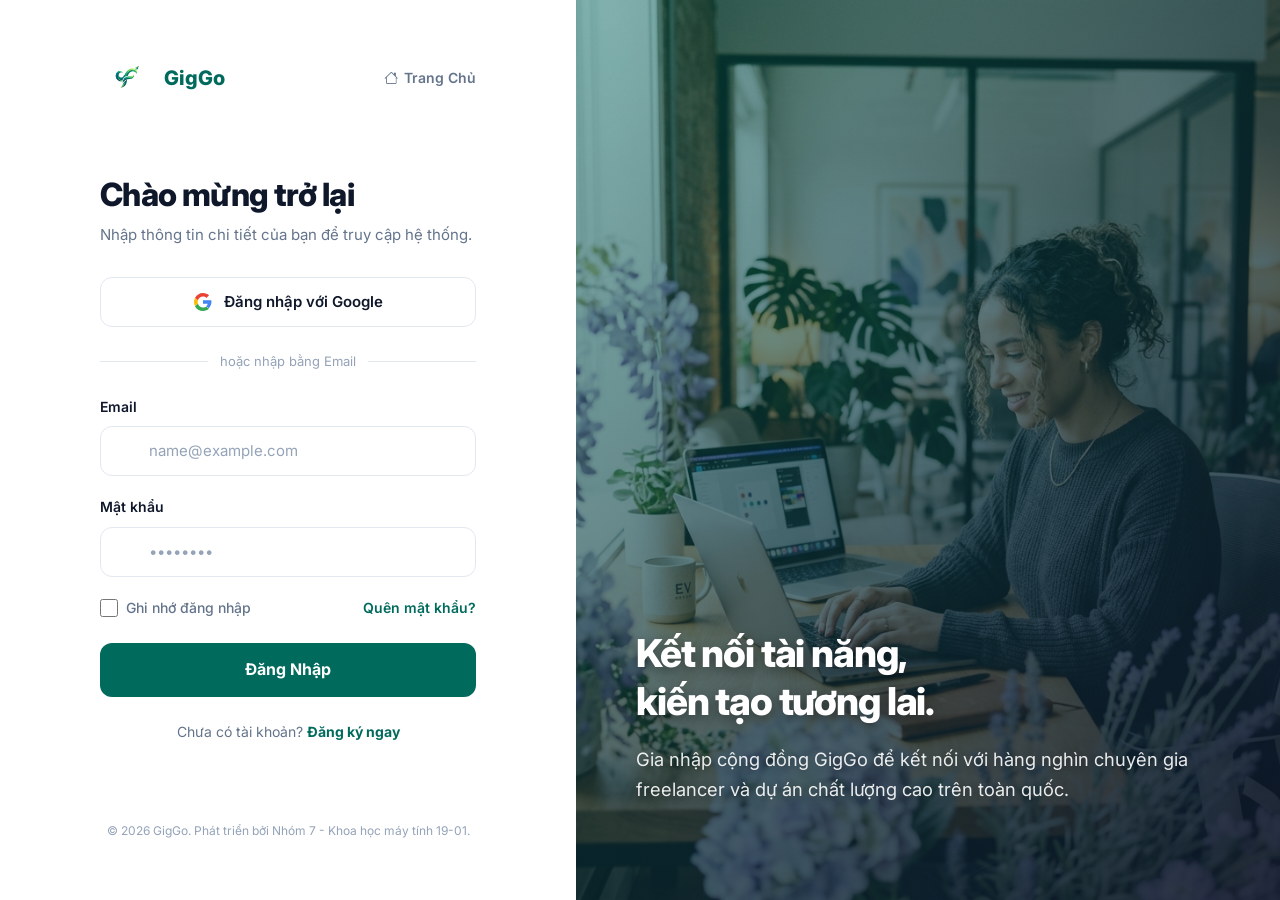
<file: client-profile.html>
<!DOCTYPE html>
<html lang="vi">
<head>
    <meta charset="UTF-8">
    <meta name="viewport" content="width=device-width, initial-scale=1.0">
    <title>Thiết Lập Hồ Sơ Khách Hàng - GigGo</title>
    <link href="https://cdn.jsdelivr.net/npm/bootstrap@5.3.0/dist/css/bootstrap.min.css" rel="stylesheet">
    <link href="https://fonts.googleapis.com/css2?family=Inter:wght@300;400;500;600;700;800&display=swap" rel="stylesheet">
    <link rel="stylesheet" href="https://cdn.jsdelivr.net/npm/bootstrap-icons@1.11.1/font/bootstrap-icons.css">
    <link rel="stylesheet" href="css/style.css">
    <style>
        .preview-cover {
            height: 120px;
            background: linear-gradient(135deg, #0f172a, #006b5d) !important;
            position: relative;
        }
        .preview-avatar-wrapper {
            z-index: 2;
        }
        .preview-avatar-wrapper .preview-avatar {
            margin-top: -45px;
            position: relative;
        }
        .preview-avatar {
            width: 80px;
            height: 80px;
            background-color: var(--brand-primary);
            color: #ffffff;
            font-size: 28px;
            font-weight: 700;
            display: flex;
            align-items: center;
            justify-content: center;
            border: 4px solid #ffffff;
            box-shadow: 0 4px 10px rgba(0,0,0,0.08);
        }
        .stat-card-preview {
            background-color: var(--gray-50);
            border-radius: var(--radius-md);
            padding: 12px 8px;
            text-align: center;
            border: 1px solid var(--gray-200);
            height: 100%;
        }
        .stat-card-preview h5 {
            margin-bottom: 2px;
            color: var(--gray-900);
            font-weight: 700;
        }
        .stat-card-preview span {
            font-size: 11px;
            color: var(--gray-600);
        }
    </style>
</head>
<body class="bg-light text-dark d-flex flex-column min-vh-100">
    <!-- Navbar Component -->
    <nav class="navbar navbar-expand-lg navbar-light bg-white shadow-sm sticky-top">
        <div class="container">
            <a class="navbar-brand fw-bold d-flex align-items-center gap-2" href="index.html">
                <img src="img/logo-giggo.png" alt="GigGo Logo" height="45">
                <span class="text-primary">GigGo</span>
            </a>
            <button class="navbar-toggler" type="button" data-bs-toggle="collapse" data-bs-target="#navbarNav">
                <span class="navbar-toggler-icon"></span>
            </button>
            <div class="collapse navbar-collapse" id="navbarNav">
                <ul class="navbar-nav ms-auto">
                    <!-- Auth items dynamically injected -->
                </ul>
            </div>
        </div>
    </nav>

    <main class="container py-5">
        <!-- PAGE HEADER -->
        <div class="d-flex justify-content-between align-items-center flex-wrap gap-3 mb-5 border-bottom pb-4">
            <div>
                <h1 class="h2 fw-bold text-dark mb-1">Thiết lập hồ sơ</h1>
                <p class="text-secondary mb-0">Cập nhật thông tin doanh nghiệp và cá nhân hiển thị trên hệ thống</p>
            </div>
            <div class="d-flex gap-2">
                <a href="client-dashboard.html" class="btn btn-outline-secondary px-3 py-2 fw-medium rounded-3">
                    <i class="bi bi-grid-1x2 me-2"></i> Dashboard
                </a>
            </div>
        </div>

        <div class="row g-4 overflow-visible">
            <!-- LEFT COLUMN — Form Card -->
            <div class="col-lg-7">
                <div class="card border-0 shadow-sm rounded-4 overflow-hidden">
                    <div class="preview-cover">
                        <div class="position-absolute bottom-0 start-0 w-100 h-100" style="background-color: rgba(0, 0, 0, 0.05) !important;"></div>
                    </div>
                    
                    <div class="px-4 pb-4 border-bottom position-relative">
                        <div class="d-flex align-items-end gap-3 preview-avatar-wrapper">
                            <div class="rounded-circle preview-avatar" id="formAvatarCircle">KH</div>
                            <div class="mb-1 flex-grow-1">
                                <h5 class="fw-bold text-dark mb-0" id="formDisplayName">Khách Hàng</h5>
                                <p class="text-secondary small mb-0" id="formEmailDisplay">client@example.com</p>
                                <span class="badge bg-light text-primary border mt-1 px-2.5 py-1 fw-semibold" style="font-size: 11px;">
                                    <i class="bi bi-shield-check me-1"></i>Khách hàng tuyển dụng
                                </span>
                            </div>
                        </div>
                    </div>

                    <div class="card-body p-4">
                        <div id="profileAlert" class="alert alert-danger d-none" role="alert"></div>
                        <form id="clientProfileForm" novalidate>
                            <!-- Group 1: Thông tin liên hệ -->
                            <div class="mb-4">
                                <h6 class="fw-bold text-dark mb-3"><i class="bi bi-person-badge me-2 text-primary"></i> Thông tin liên hệ</h6>
                                <div class="row g-3">
                                    <div class="col-md-6">
                                        <label class="form-label fw-semibold text-secondary">Họ và tên</label>
                                        <input type="text" class="form-control" id="p_name" required placeholder="VD: Nguyễn Văn A">
                                        <div class="invalid-feedback" id="p_name_error">Họ và tên không được để trống.</div>
                                    </div>
                                    <div class="col-md-6">
                                        <label class="form-label fw-semibold text-secondary">Email tài khoản</label>
                                        <input type="email" class="form-control bg-light" id="p_email" disabled>
                                        <div class="form-text text-muted small">Không thể thay đổi email đăng nhập.</div>
                                    </div>
                                    <div class="col-md-6">
                                        <label class="form-label fw-semibold text-secondary">Số điện thoại</label>
                                        <input type="tel" class="form-control" id="p_phone" placeholder="VD: 0987654321">
                                        <div class="invalid-feedback" id="p_phone_error">Số điện thoại không hợp lệ (phải từ 10 đến 11 chữ số).</div>
                                    </div>
                                    <div class="col-md-6">
                                        <label class="form-label fw-semibold text-secondary">Địa chỉ / Thành phố</label>
                                        <input type="text" class="form-control" id="p_location" placeholder="VD: Hà Nội, Việt Nam">
                                    </div>
                                </div>
                            </div>

                            <!-- Group 2: Doanh nghiệp & Tổ chức -->
                            <div class="mb-4 pt-3 border-top">
                                <h6 class="fw-bold text-dark mb-3"><i class="bi bi-building me-2 text-primary"></i> Doanh nghiệp & Tổ chức</h6>
                                <div class="row g-3">
                                    <div class="col-12">
                                        <label class="form-label fw-semibold text-secondary">Tên công ty / Doanh nghiệp</label>
                                        <input type="text" class="form-control" id="p_company" placeholder="VD: Công ty TNHH GigGo Việt Nam">
                                    </div>
                                    <div class="col-12">
                                        <label class="form-label fw-semibold text-secondary">Giới thiệu ngắn (Bio)</label>
                                        <textarea class="form-control" id="p_bio" rows="4" placeholder="Nhập một vài dòng giới thiệu về bản thân hoặc doanh nghiệp của bạn..."></textarea>
                                    </div>
                                </div>
                            </div>

                            <!-- Form Actions -->
                            <div class="d-flex justify-content-between align-items-center pt-3 border-top">
                                <span class="text-muted small"><i class="bi bi-info-circle me-1"></i> Chưa lưu thay đổi</span>
                                <button type="submit" class="btn btn-primary fw-bold px-4 py-2" id="btnSaveProfile">
                                    <i class="bi bi-save me-2"></i> Lưu thay đổi
                                </button>
                            </div>
                        </form>
                    </div>
                </div>
            </div>

            <!-- RIGHT COLUMN — Live Preview Card -->
            <div class="col-lg-5">
                <div class="card border-0 shadow-sm rounded-4 position-sticky" style="top: 90px; overflow: hidden;">
                    <!-- Preview Header Strip -->
                    <div class="card-header rounded-top-4 p-4 border-0 position-relative d-flex justify-content-between align-items-center preview-card-header">
                        <div>
                            <h5 class="fw-bold mb-0"><i class="bi bi-eye me-2"></i> Xem trước hồ sơ</h5>
                        </div>
                        <div>
                            <span class="badge bg-success bg-opacity-10 text-success border border-success border-opacity-25 px-2.5 py-1 d-inline-flex align-items-center">
                                <span class="position-relative d-inline-flex me-1.5" style="width: 6px; height: 6px;">
                                    <span class="position-absolute w-100 h-100 rounded-circle bg-success opacity-75" style="animation: ping 1s cubic-bezier(0, 0, 0.2, 1) infinite;"></span>
                                    <span class="relative rounded-circle bg-success" style="width: 6px; height: 6px;"></span>
                                </span>
                                Đang hoạt động
                            </span>
                        </div>
                    </div>
                    
                    <div class="card-body p-4">
                        <!-- Profile Header Preview -->
                        <div class="d-flex align-items-center gap-3 mb-4 pb-4 border-bottom">
                            <div class="rounded-circle preview-avatar" id="previewAvatar">KH</div>
                            <div>
                                <h4 class="fw-bold text-dark mb-1" id="previewName">Khách Hàng</h4>
                                <span class="badge bg-light text-secondary border px-2 py-1 small">
                                    <i class="bi bi-briefcase me-1 text-primary"></i> Khách hàng tuyển dụng
                                </span>
                            </div>
                        </div>

                        <!-- Statistics Grid -->
                        <div class="row g-2 mb-4">
                            <div class="col-6 col-sm-3">
                                <div class="stat-card-preview">
                                    <h5 id="previewPostedCount">0</h5>
                                    <span>Đã đăng</span>
                                </div>
                            </div>
                            <div class="col-6 col-sm-3">
                                <div class="stat-card-preview">
                                    <h5 id="previewActiveCount">0</h5>
                                    <span>Đang chạy</span>
                                </div>
                            </div>
                            <div class="col-6 col-sm-3">
                                <div class="stat-card-preview">
                                    <h5 id="previewCompletedCount">0</h5>
                                    <span>Hoàn thành</span>
                                </div>
                            </div>
                            <div class="col-6 col-sm-3">
                                <div class="stat-card-preview">
                                    <h5 id="previewTotalSpent">—</h5>
                                    <span>Chi tiêu</span>
                                </div>
                            </div>
                        </div>

                        <!-- Business Info Details -->
                        <div class="mb-4 bg-light p-3 rounded-3 border">
                            <h6 class="fw-bold text-dark mb-3"><i class="bi bi-info-circle-fill me-2 text-primary"></i> Thông tin chung</h6>
                            
                            <div class="d-flex align-items-start gap-3 mb-2.5">
                                <i class="bi bi-building text-secondary fs-5 mt-0.5"></i>
                                <div>
                                    <small class="text-secondary d-block" style="font-size: 11px;">Công ty / Tổ chức</small>
                                    <div class="fw-semibold text-dark small" id="previewCompanyName">Chưa cập nhật</div>
                                </div>
                            </div>

                            <div class="d-flex align-items-start gap-3 mb-2.5">
                                <i class="bi bi-geo-alt text-secondary fs-5 mt-0.5"></i>
                                <div>
                                    <small class="text-secondary d-block" style="font-size: 11px;">Địa điểm</small>
                                    <div class="fw-semibold text-dark small" id="previewLocation">Chưa cập nhật</div>
                                </div>
                            </div>

                            <div class="d-flex align-items-start gap-3">
                                <i class="bi bi-telephone text-secondary fs-5 mt-0.5"></i>
                                <div>
                                    <small class="text-secondary d-block" style="font-size: 11px;">Số điện thoại</small>
                                    <div class="fw-semibold text-dark small" id="previewPhone">Chưa cập nhật</div>
                                </div>
                            </div>
                        </div>

                        <!-- Bio Preview -->
                        <div>
                            <h6 class="fw-bold text-dark mb-2"><i class="bi bi-card-text me-2 text-primary"></i> Giới thiệu ngắn</h6>
                            <p class="text-secondary small mb-0 lh-base" id="previewBio" style="white-space: pre-line;">Chưa có giới thiệu.</p>
                        </div>
                    </div>
                </div>
            </div>
        </div>
    </main>

    <!-- Toast Notification Component -->
    <div class="toast-container position-fixed bottom-0 end-0 p-3" style="z-index: 9999;">
        <div id="successToast" class="toast custom-toast align-items-center text-white bg-success border-0" role="alert" aria-live="assertive" aria-atomic="true">
            <div class="d-flex">
                <div class="toast-body fw-medium">
                    <i class="bi bi-check-circle-fill me-2"></i> Lưu hồ sơ thành công!
                </div>
                <button type="button" class="btn-close btn-close-white me-2 m-auto" data-bs-dismiss="toast" aria-label="Close"></button>
            </div>
        </div>
    </div>

    <!-- Premium Footer Component -->
    <footer class="premium-footer mt-auto">
      <!-- Floating CTA Card -->
      <div class="premium-footer-cta">
        <div class="premium-footer-cta-card">
          <div class="row align-items-center">
            <div class="col-lg-7 text-start text-lg-start mb-3 mb-lg-0">
              <h4>Sẵn sàng đột phá cùng GigGo?</h4>
              <p>Kết nối ngay với hàng ngàn chuyên gia thiết kế, lập trình, marketing uy tín hoặc tìm kiếm cơ hội dự án lớn.</p>
            </div>
            <div class="col-lg-5 text-start text-lg-end">
              <a href="index.html" class="btn btn-cta-primary me-2"><i class="fa-solid fa-bolt me-2"></i>Đăng dự án</a>
              <a href="index.html#servicesContainer" class="btn btn-cta-outline"><i class="fa-solid fa-briefcase me-2"></i>Tìm dự án</a>
            </div>
          </div>
        </div>
      </div>

      <div class="container">
        <div class="row">
          <!-- Cột 1: Brand Info -->
          <div class="col-md-3 mb-4 mb-md-0">
            <div class="premium-footer-brand-logo">
              <div class="logo-icon">
                <i class="fa-solid fa-bolt"></i>
              </div>
              <div class="logo-text">gig<span>Go</span></div>
            </div>
            <p class="premium-footer-brand-desc">
              Nền tảng kết nối Freelancer và Khách hàng nhanh chóng, an toàn và hiệu quả hàng đầu Việt Nam.
            </p>
            <div class="premium-footer-socials">
              <a href="javascript:void(0)" class="premium-footer-social-btn"><i class="fab fa-facebook-f"></i></a>
              <a href="javascript:void(0)" class="premium-footer-social-btn"><i class="fab fa-linkedin-in"></i></a>
              <a href="javascript:void(0)" class="premium-footer-social-btn"><i class="fab fa-youtube"></i></a>
            </div>
          </div>

          <!-- Cột 2: Khám phá -->
          <div class="col-md-3 mb-4 mb-md-0">
            <h5>Khám phá</h5>
            <ul class="premium-footer-links">
              <li><a href="index.html" class="premium-footer-link">Trang chủ</a></li>
              <li><a href="index.html#servicesContainer" class="premium-footer-link">Tìm Dự Án</a></li>
              <li><a href="index.html#category" class="premium-footer-link">Dịch Vụ</a></li>
              <li><a href="news.html" class="premium-footer-link">Tin tức công nghệ</a></li>
              <li><a href="rankings.html" class="premium-footer-link">Bảng xếp hạng</a></li>
            </ul>
          </div>

          <!-- Cột 3: Liên hệ & Hỗ trợ -->
          <div class="col-md-3 mb-4 mb-md-0">
            <h5>Liên hệ & Hỗ trợ</h5>
            <div class="premium-footer-contact-info">
              <i class="fa-solid fa-envelope"></i>
              <span>Email: support@giggo.vn</span>
            </div>
            <div class="premium-footer-contact-info">
              <i class="fa-solid fa-phone"></i>
              <span>Hotline: 1900 xxxx</span>
            </div>
            <div class="premium-footer-contact-info">
              <i class="fa-solid fa-location-dot"></i>
              <span>Tòa nhà DNU, Hà Đông, Hà Nội</span>
            </div>
          </div>

          <!-- Cột 4: Tải ứng dụng & Tin cậy -->
          <div class="col-md-3">
            <h5>Tải ứng dụng</h5>
            <p class="small text-white-50 mb-3">Trải nghiệm tiện lợi hơn trên thiết bị di động của bạn.</p>
            <div class="premium-footer-app-badges">
              <a href="javascript:void(0)" onclick="Utils.showAlertDialog('Tải ứng dụng', 'Tính năng này hiện đang trong quá trình phát triển.', null, 'info')" class="premium-footer-app-badge">
                <i class="fab fa-apple"></i>
                <div class="premium-footer-app-badge-text">
                  <span class="small-text">Download on the</span>
                  <span class="big-text">App Store</span>
                </div>
              </a>
              <a href="javascript:void(0)" onclick="Utils.showAlertDialog('Tải ứng dụng', 'Tính năng này hiện đang trong quá trình phát triển.', null, 'info')" class="premium-footer-app-badge">
                <i class="fab fa-google-play"></i>
                <div class="premium-footer-app-badge-text">
                  <span class="small-text">Get it on</span>
                  <span class="big-text">Google Play</span>
                </div>
              </a>
            </div>
            <div class="premium-footer-trust-badge">
              <i class="fa-solid fa-shield-halved"></i>
              <span>🔒 Giao dịch an toàn 100%</span>
            </div>
          </div>
        </div>

        <!-- Bottom Bar -->
        <div class="premium-footer-bottom">
          <div class="row align-items-center">
            <div class="col-md-7 text-center text-md-start mb-3 mb-md-0">
              <p class="premium-footer-bottom-text">
                &copy; 2026 GigGo. Phát triển bởi Nhóm 7 - Khoa học máy tính 19-01 (DNU).
              </p>
            </div>
            <div class="col-md-5">
              <ul class="premium-footer-bottom-links">
                <li><a href="support.html" class="premium-footer-bottom-link">Điều khoản</a></li>
                <li><a href="support.html" class="premium-footer-bottom-link">Bảo mật</a></li>
                <li><a href="support.html" class="premium-footer-bottom-link">FAQ</a></li>
              </ul>
            </div>
          </div>
        </div>
      </div>
    </footer>

    <script src="https://code.jquery.com/jquery-3.7.0.min.js"></script>
    <script src="https://cdn.jsdelivr.net/npm/bootstrap@5.3.0/dist/js/bootstrap.bundle.min.js"></script>
    <script src="js/utils.js"></script>
    <script src="js/api.js"></script>
    <script src="js/auth.js"></script>
    <script>
        document.addEventListener('DOMContentLoaded', () => {
            if (!Auth.checkAuth('client')) return;

            const currentUser = Auth.getCurrentUser();

            // Function to generate short name avatar representation
            const getInitials = (name) => {
                if (!name) return 'KH';
                return name.split(' ').map(w => w[0]).join('').toUpperCase().slice(0, 2);
            };

            // Render live preview based on user data
            const updatePreview = (user) => {
                const nameVal = user.name || 'Khách Hàng';
                const initials = getInitials(nameVal);

                document.getElementById('previewName').textContent = nameVal;
                document.getElementById('formDisplayName').textContent = nameVal;
                document.getElementById('previewAvatar').textContent = initials;
                document.getElementById('formAvatarCircle').textContent = initials;
                document.getElementById('formEmailDisplay').textContent = user.email || 'client@example.com';

                document.getElementById('previewCompanyName').textContent = user.companyName || 'Chưa cập nhật';
                document.getElementById('previewLocation').textContent = user.location || 'Chưa cập nhật';
                document.getElementById('previewPhone').textContent = user.phone || 'Chưa cập nhật';
                document.getElementById('previewBio').textContent = user.bio || 'Chưa có giới thiệu.';
            };

            // Load and compute statistics from API /jobs
            const loadStats = async (user) => {
                try {
                    const jobs = await api.get('/jobs');
                    const safeJobs = Array.isArray(jobs) ? jobs : [];
                    
                    // Filter current client's jobs
                    const myJobs = safeJobs.filter(j => String(j.clientId) === String(user.id));
                    
                    const postedCount = myJobs.length;
                    const activeCount = myJobs.filter(j => 
                        j.status === 'in-progress' || 
                        j.status === 'delivered' || 
                        j.status === 'revision_requested' || 
                        j.status === 'disputed'
                    ).length;
                    const completedJobs = myJobs.filter(j => j.status === 'completed');
                    const completedCount = completedJobs.length;
                    
                    // Sum spending budget of completed jobs
                    const totalSpent = completedJobs.reduce((sum, j) => sum + (parseFloat(j.budget) || 0), 0);

                    document.getElementById('previewPostedCount').textContent = postedCount;
                    document.getElementById('previewActiveCount').textContent = activeCount;
                    document.getElementById('previewCompletedCount').textContent = completedCount;
                    
                    const totalSpentEl = document.getElementById('previewTotalSpent');
                    if (totalSpent > 0) {
                        if (totalSpent >= 1000000) {
                            totalSpentEl.textContent = (totalSpent / 1000000).toFixed(1) + 'M';
                        } else {
                            totalSpentEl.textContent = totalSpent.toLocaleString('vi-VN');
                        }
                        totalSpentEl.title = totalSpent.toLocaleString('vi-VN') + ' VNĐ';
                    } else {
                        totalSpentEl.textContent = '0đ';
                        totalSpentEl.removeAttribute('title');
                    }
                } catch (err) {
                    console.error("Lỗi tải thông tin thống kê:", err);
                }
            };

            // Load fresh user profile data from MockAPI
            api.get(`/users/${currentUser.id}`)
                .then(freshUser => {
                    Auth.setCurrentUser(freshUser);
                    
                    // Populate Form fields
                    document.getElementById('p_name').value = freshUser.name || '';
                    document.getElementById('p_email').value = freshUser.email || '';
                    document.getElementById('p_phone').value = freshUser.phone || '';
                    document.getElementById('p_location').value = freshUser.location || '';
                    document.getElementById('p_company').value = freshUser.companyName || '';
                    document.getElementById('p_bio').value = freshUser.bio || '';
                    
                    updatePreview(freshUser);
                    loadStats(freshUser);
                })
                .catch(err => {
                    console.error("Lỗi khi tải thông tin người dùng, sử dụng localStorage fallback:", err);
                    // Fallback to localStorage values
                    document.getElementById('p_name').value = currentUser.name || '';
                    document.getElementById('p_email').value = currentUser.email || '';
                    document.getElementById('p_phone').value = currentUser.phone || '';
                    document.getElementById('p_location').value = currentUser.location || '';
                    document.getElementById('p_company').value = currentUser.companyName || '';
                    document.getElementById('p_bio').value = currentUser.bio || '';
                    
                    updatePreview(currentUser);
                    loadStats(currentUser);
                });

            // Live event listeners to update right column card details
            document.getElementById('p_name')?.addEventListener('input', function() {
                const nameVal = this.value.trim() || 'Khách Hàng';
                const initials = getInitials(nameVal);
                document.getElementById('previewName').textContent = nameVal;
                document.getElementById('formDisplayName').textContent = nameVal;
                document.getElementById('previewAvatar').textContent = initials;
                document.getElementById('formAvatarCircle').textContent = initials;
            });

            document.getElementById('p_phone')?.addEventListener('input', function() {
                document.getElementById('previewPhone').textContent = this.value.trim() || 'Chưa cập nhật';
            });

            document.getElementById('p_location')?.addEventListener('input', function() {
                document.getElementById('previewLocation').textContent = this.value.trim() || 'Chưa cập nhật';
            });

            document.getElementById('p_company')?.addEventListener('input', function() {
                document.getElementById('previewCompanyName').textContent = this.value.trim() || 'Chưa cập nhật';
            });

            document.getElementById('p_bio')?.addEventListener('input', function() {
                document.getElementById('previewBio').textContent = this.value.trim() || 'Chưa có giới thiệu.';
            });

            // Form Submit Event Handler
            document.getElementById('clientProfileForm').addEventListener('submit', (e) => {
                e.preventDefault();
                
                const profileAlert = document.getElementById('profileAlert');
                const btnSave = document.getElementById('btnSaveProfile');
                
                const nameInput = document.getElementById('p_name');
                const phoneInput = document.getElementById('p_phone');
                
                // Reset errors state
                profileAlert.classList.add('d-none');
                nameInput.classList.remove('is-invalid');
                phoneInput.classList.remove('is-invalid');
                
                const nameVal = nameInput.value.trim();
                const phoneVal = phoneInput.value.trim();
                let hasError = false;
                
                if (!nameVal) {
                    nameInput.classList.add('is-invalid');
                    hasError = true;
                }
                
                if (phoneVal) {
                    const phoneRegex = /^\d{10,11}$/;
                    if (!phoneRegex.test(phoneVal)) {
                        phoneInput.classList.add('is-invalid');
                        hasError = true;
                    }
                }
                
                if (hasError) {
                    profileAlert.textContent = 'Vui lòng kiểm tra lại thông tin nhập liệu.';
                    profileAlert.classList.remove('d-none');
                    return;
                }

                const originalBtnText = btnSave.innerHTML;
                btnSave.disabled = true;
                btnSave.innerHTML = '<span class="spinner-border spinner-border-sm me-2" role="status"></span>Đang lưu...';

                const updatedData = {
                    name: nameVal,
                    phone: phoneVal,
                    location: document.getElementById('p_location').value.trim(),
                    companyName: document.getElementById('p_company').value.trim(),
                    bio: document.getElementById('p_bio').value.trim()
                };

                api.put(`/users/${currentUser.id}`, updatedData)
                    .then(updatedUser => {
                        const mergedUser = Object.assign({}, currentUser, updatedUser);
                        Auth.setCurrentUser(mergedUser);
                        updatePreview(mergedUser);
                        loadStats(mergedUser);
                        
                        // Show success Toast
                        const toastEl = document.getElementById('successToast');
                        const toast = new bootstrap.Toast(toastEl);
                        toast.show();
                    })
                    .catch(err => {
                        console.error('Lỗi lưu thông tin cá nhân:', err);
                        profileAlert.textContent = 'Có lỗi xảy ra khi lưu thông tin: ' + err.message;
                        profileAlert.classList.remove('d-none');
                    })
                    .finally(() => {
                        btnSave.disabled = false;
                        btnSave.innerHTML = originalBtnText;
                    });
            });
        });
    </script>
</body>
</html>
</file>
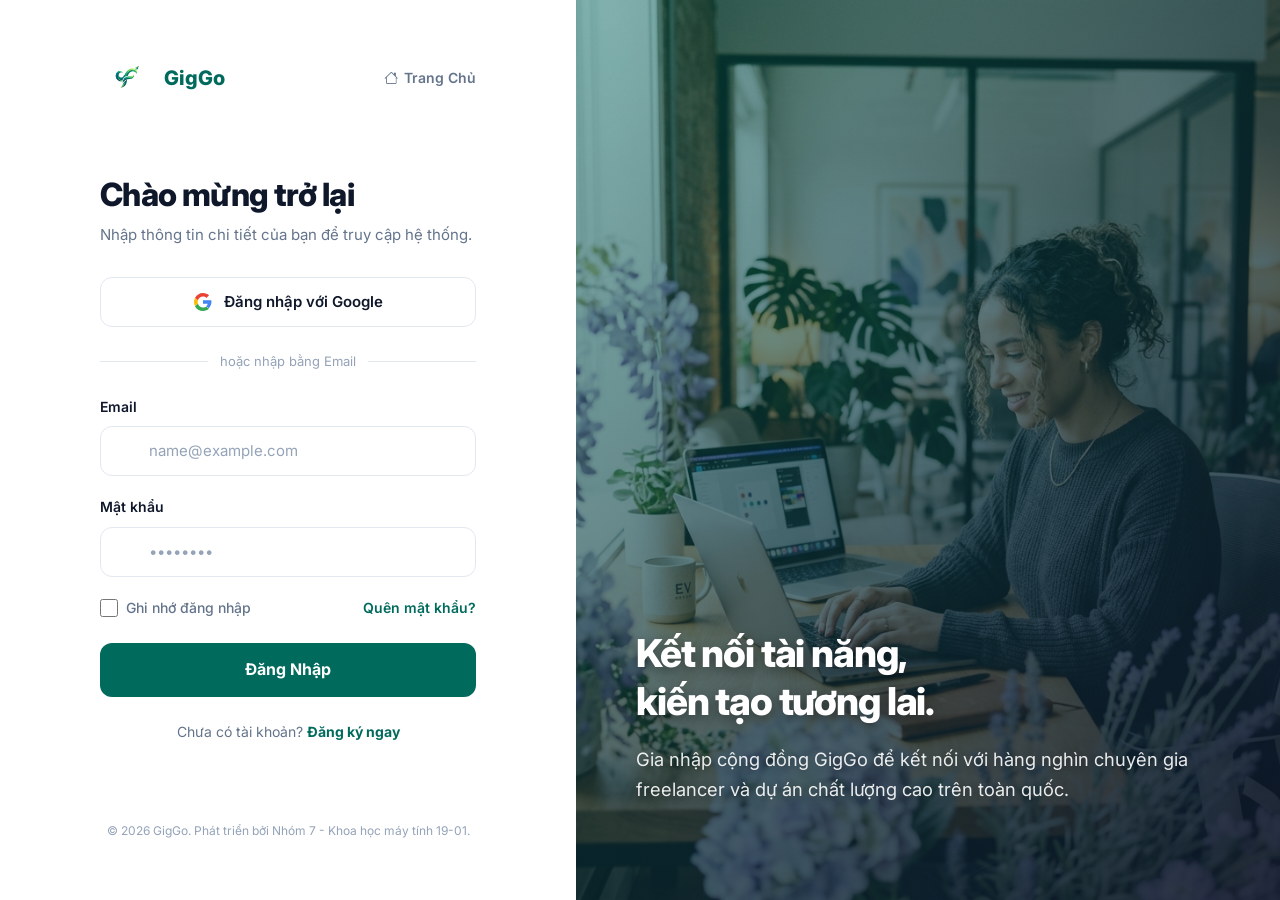
<file: login.html>
<!DOCTYPE html>
<html lang="vi">
<head>
    <meta charset="UTF-8">
    <meta name="viewport" content="width=device-width, initial-scale=1.0">
    <title>Đăng nhập - GigGo</title>
    <!-- Bootstrap 5 CSS -->
    <link href="https://cdn.jsdelivr.net/npm/bootstrap@5.3.0/dist/css/bootstrap.min.css" rel="stylesheet">
    <!-- Google Fonts -->
    <link href="https://fonts.googleapis.com/css2?family=Inter:wght@300;400;500;600;700;800&display=swap" rel="stylesheet">
    <!-- Bootstrap Icons -->
    <link rel="stylesheet" href="https://cdn.jsdelivr.net/npm/bootstrap-icons@1.11.1/font/bootstrap-icons.css">
    <!-- Custom CSS -->
    <link rel="stylesheet" href="css/style.css">
    <!-- Custom Auth CSS -->
    <link rel="stylesheet" href="css/auth.css">
</head>
<body class="auth-body-layout">

    <div class="auth-container">
        <!-- Form Side (Left) -->
        <div class="auth-form-panel">
            <!-- Top Nav inside form panel -->
            <div class="auth-header-nav">
                <a class="auth-logo-link" href="index.html">
                    <img src="img/logo-giggo.png" alt="GigGo Logo" height="36">
                    <span>GigGo</span>
                </a>
                <a class="auth-nav-btn" href="index.html">
                    <i class="bi bi-house"></i> Trang Chủ
                </a>
            </div>

            <!-- Central Form Content -->
            <div class="auth-form-content">
                <h1 class="auth-form-title">Chào mừng trở lại</h1>
                <p class="auth-form-subtitle">Nhập thông tin chi tiết của bạn để truy cập hệ thống.</p>

                <!-- Google social login button -->
                <button type="button" class="btn-auth-google">
                    <svg xmlns="http://www.w3.org/2000/svg" viewBox="0 0 48 48" width="18px" height="18px">
                        <path fill="#EA4335" d="M24 9.5c3.54 0 6.71 1.22 9.21 3.6l6.85-6.85C35.9 2.38 30.47 0 24 0 14.62 0 6.51 5.38 2.56 13.22l7.98 6.19C12.43 13.72 17.74 9.5 24 9.5z"/>
                        <path fill="#4285F4" d="M46.5 24c0-1.61-.15-3.16-.42-4.68H24v9.09h12.72c-.55 2.87-2.17 5.3-4.61 6.94l7.2 5.58C43.5 35.8 46.5 30.34 46.5 24z"/>
                        <path fill="#FBBC05" d="M10.54 28.59c-.48-1.45-.76-2.99-.76-4.59s.27-3.14.76-4.59l-7.98-6.19C.92 16.46 0 20.12 0 24c0 3.88.92 7.54 2.56 10.78l7.98-6.19z"/>
                        <path fill="#34A853" d="M24 48c6.48 0 11.93-2.13 15.89-5.81l-7.2-5.58c-2.01 1.34-4.59 2.14-8.69 2.14-6.26 0-11.57-4.22-13.46-9.91l-7.98 6.19C6.51 42.62 14.62 48 24 48z"/>
                    </svg>
                    <span>Đăng nhập với Google</span>
                </button>

                <div class="auth-divider">hoặc nhập bằng Email</div>

                <!-- Alert Message -->
                <div id="loginAlert" class="alert alert-danger d-none" role="alert"></div>

                <!-- Form -->
                <form id="loginForm" novalidate>
                    <div class="auth-form-group">
                        <label for="email" class="auth-form-label">Email</label>
                        <div class="auth-input-group">
                            <span class="auth-input-icon"><i class="bi bi-envelope"></i></span>
                            <input type="email" class="auth-form-control" id="email" required placeholder="name@example.com">
                        </div>
                        <div class="auth-feedback-invalid" id="emailError"></div>
                    </div>
                    
                    <div class="auth-form-group">
                        <label for="password" class="auth-form-label">Mật khẩu</label>
                        <div class="auth-input-group">
                            <span class="auth-input-icon"><i class="bi bi-lock"></i></span>
                            <input type="password" class="auth-form-control" id="password" required placeholder="••••••••">
                        </div>
                        <div class="auth-feedback-invalid" id="passwordError"></div>
                    </div>

                    <div class="auth-form-meta">
                        <label class="auth-checkbox-label">
                            <input type="checkbox" class="auth-checkbox-input" id="rememberMe">
                            <span>Ghi nhớ đăng nhập</span>
                        </label>
                        <a href="#" class="auth-forgot-link">Quên mật khẩu?</a>
                    </div>

                    <button type="submit" class="btn-auth-submit" id="btnLogin">Đăng Nhập</button>

                    <div class="auth-switch-text">
                        <span>Chưa có tài khoản?</span>
                        <a href="register.html" class="auth-switch-link">Đăng ký ngay</a>
                    </div>
                </form>
            </div>

            <!-- Bottom Copyright -->
            <div class="auth-footer-copyright">
                &copy; 2026 GigGo. Phát triển bởi Nhóm 7 - Khoa học máy tính 19-01.
            </div>
        </div>

        <!-- Visual Side (Right) -->
        <div class="auth-visual-panel">
            <!-- Background Slideshow -->
            <div class="auth-slideshow">
                <div class="auth-slide active" style="background-image: url('img/auth-bg-1.png');"></div>
                <div class="auth-slide" style="background-image: url('img/auth-bg-2.png');"></div>
                <div class="auth-slide" style="background-image: url('img/auth-bg-3.png');"></div>
            </div>
            
            <div class="auth-visual-overlay"></div>
            
            <!-- Text Content Slideshow -->
            <div class="auth-visual-content">
                <div class="auth-text-slide active">
                    <h2 class="auth-visual-title">Kết nối tài năng,<br>kiến tạo tương lai.</h2>
                    <p class="auth-visual-subtitle">Gia nhập cộng đồng GigGo để kết nối với hàng nghìn chuyên gia freelancer và dự án chất lượng cao trên toàn quốc.</p>
                </div>
                <div class="auth-text-slide">
                    <h2 class="auth-visual-title">Làm việc tự do,<br>thu nhập không giới hạn.</h2>
                    <p class="auth-visual-subtitle">Tìm kiếm các cơ hội việc làm hấp dẫn từ các nhà tuyển dụng hàng đầu trên toàn quốc.</p>
                </div>
                <div class="auth-text-slide">
                    <h2 class="auth-visual-title">Dịch vụ chất lượng,<br>bảo mật tuyệt đối.</h2>
                    <p class="auth-visual-subtitle">Giao dịch an toàn thông qua hệ thống ký quỹ, cam kết bảo vệ quyền lợi của bạn.</p>
                </div>
            </div>
        </div>
    </div>

    <!-- jQuery Library (REQUIRED for effects) -->
    <script src="https://code.jquery.com/jquery-3.7.0.min.js"></script>
    <!-- Bootstrap 5 JS Bundle -->
    <script src="https://cdn.jsdelivr.net/npm/bootstrap@5.3.0/dist/js/bootstrap.bundle.min.js"></script>
    <!-- Vanilla JS Scripts -->
    <script src="js/utils.js"></script>
    <script src="js/api.js"></script>
    <script src="js/auth.js"></script>
    <script>
        // jQuery Slideshow for Background & Text
        $(document).ready(function() {
            let currentSlide = 0;
            const slides = $('.auth-slide');
            const textSlides = $('.auth-text-slide');
            const slideCount = slides.length;

            if (slideCount > 0) {
                setInterval(function() {
                    // Fade out current slide & text
                    $(slides[currentSlide]).removeClass('active');
                    $(textSlides[currentSlide]).removeClass('active');

                    // Next slide
                    currentSlide = (currentSlide + 1) % slideCount;

                    // Fade in next slide & text
                    $(slides[currentSlide]).addClass('active');
                    $(textSlides[currentSlide]).addClass('active');
                }, 2400);
            }

            // Google Sign In Button Toast Notification
            $('.btn-auth-google').on('click', function(e) {
                e.preventDefault();
                Utils.showToast('Chức năng này đang trong quá trình phát triển.', 'info');
            });

            // Forgot Password Toast Notification
            $('.auth-forgot-link').on('click', function(e) {
                e.preventDefault();
                Utils.showToast('Chức năng này đang trong quá trình phát triển.', 'info');
            });
        });

        document.addEventListener('DOMContentLoaded', () => {
            if (Auth.isLoggedIn()) {
                window.location.href = Auth.getDashboardUrl(Auth.getCurrentUser().role); // Đã đăng nhập thì về trang dashboard
            }

            const loginForm = document.getElementById('loginForm');
            const alertBox = document.getElementById('loginAlert');
            const btnLogin = document.getElementById('btnLogin');

            loginForm.addEventListener('submit', (e) => {
                e.preventDefault();
                alertBox.classList.add('d-none');
                
                const emailInput = document.getElementById('email');
                const passwordInput = document.getElementById('password');
                const emailError = document.getElementById('emailError');
                const passwordError = document.getElementById('passwordError');
                
                // Reset validation state
                emailInput.classList.remove('is-invalid');
                passwordInput.classList.remove('is-invalid');
                emailError.textContent = '';
                passwordError.textContent = '';
                
                const email = emailInput.value.trim();
                const password = passwordInput.value.trim();
                let hasError = false;

                // Validate email
                if (!email) {
                    emailInput.classList.add('is-invalid');
                    emailError.textContent = 'Email không được để trống.';
                    hasError = true;
                } else {
                    const emailRegex = /^[^\s@]+@[^\s@]+\.[^\s@]+$/;
                    if (!emailRegex.test(email)) {
                        emailInput.classList.add('is-invalid');
                        emailError.textContent = 'Email không đúng định dạng.';
                        hasError = true;
                    }
                }

                // Validate password
                if (!password) {
                    passwordInput.classList.add('is-invalid');
                    passwordError.textContent = 'Mật khẩu không được để trống.';
                    hasError = true;
                } else if (password.length < 6) {
                    passwordInput.classList.add('is-invalid');
                    passwordError.textContent = 'Mật khẩu phải có ít nhất 6 ký tự.';
                    hasError = true;
                }

                if (hasError) return;

                btnLogin.disabled = true;
                btnLogin.innerHTML = '<span class="spinner-border spinner-border-sm" role="status" aria-hidden="true"></span> Đang xử lý...';

                // Lấy danh sách users từ MockAPI để kiểm tra đăng nhập (Mô phỏng)
                api.get('/users')
                    .then(users => {
                        const user = users.find(u => u.email === email && u.password === password);
                        if (user) {
                            const currentIp = localStorage.getItem('visitorIp') || '113.161.42.100';
                            const currentDeviceId = Auth.getOrCreateDeviceId();
                            
                            // 1. Kiểm tra chặn IP + Thiết bị trùng khớp (Chỉ chặn cứng nếu trùng cả IP và Device ID bị ban)
                            const isDeviceBlocked = users.some(u => u.ipBanned === true && u.ipAddress === currentIp && u.deviceId === currentDeviceId && u.role !== 'admin');
                            if (isDeviceBlocked && user.role !== 'admin') {
                                alertBox.textContent = 'Thiết bị của bạn đã bị chặn truy cập hệ thống do hoạt động vi phạm.';
                                alertBox.classList.remove('d-none');
                                return;
                            }

                            // 2. Kiểm tra trạng thái tài khoản riêng biệt
                            if (user.role !== 'admin' && (user.status === 'banned' || user.ipBanned)) {
                                alertBox.textContent = 'Tài khoản của bạn đã bị khóa hoặc thiết bị này bị chặn truy cập.';
                                alertBox.classList.remove('d-none');
                                // Liên kết thiết bị hiện tại với tài khoản bị ban để tự động ban thiết bị này từ nay về sau
                                api.put(`/users/${user.id}`, { deviceId: currentDeviceId, ipAddress: currentIp })
                                    .catch(err => console.warn(err));
                                return;
                            }

                            // 3. Tiến hành cập nhật IP và Device ID hiện tại lên MockAPI rồi chuyển hướng
                            const proceedLogin = () => {
                                const userInfo = { ...user, ipAddress: currentIp, deviceId: currentDeviceId };
                                delete userInfo.password;
                                Auth.setCurrentUser(userInfo);
                                if (typeof Utils !== 'undefined' && Utils.logAudit) {
                                    Utils.logAudit('Đăng nhập', `Người dùng ${userInfo.name} (${userInfo.role}) đăng nhập thành công.`);
                                }
                                window.location.href = Auth.getDashboardUrl(userInfo.role);
                            };

                            if (user.role !== 'admin') {
                                api.put(`/users/${user.id}`, { ipAddress: currentIp, deviceId: currentDeviceId })
                                    .then(() => proceedLogin())
                                    .catch(err => {
                                        console.warn('Lỗi cập nhật IP/Device đăng nhập:', err);
                                        proceedLogin();
                                    });
                            } else {
                                proceedLogin();
                            }
                        } else {
                            alertBox.textContent = 'Email hoặc mật khẩu không đúng.';
                            alertBox.classList.remove('d-none');
                        }
                    })
                    .catch(err => {
                        console.error(err);
                        // Fallback check for offline testing or MockAPI failure
                        if (email === 'admin@gmail.com' && password === '123456') {
                            Auth.setCurrentUser({ id: '999', name: 'Admin Tạm', email: email, role: 'admin' });
                            window.location.href = 'admin.html';
                        } else if (email === 'client@gmail.com' && password === '123456') {
                            Auth.setCurrentUser({ id: '888', name: 'Khách Tạm', email: email, role: 'client' });
                            window.location.href = 'client-dashboard.html';
                        } else if (email === 'freelancer@gmail.com' && password === '123456') {
                            Auth.setCurrentUser({ id: '777', name: 'Freelancer Tạm', email: email, role: 'freelancer', skills: 'HTML, CSS' });
                            window.location.href = 'freelancer-dashboard.html';
                        } else {
                            alertBox.textContent = 'Lỗi kết nối hoặc thông tin không đúng.';
                            alertBox.classList.remove('d-none');
                        }
                    })
                    .finally(() => {
                        btnLogin.disabled = false;
                        btnLogin.textContent = 'Đăng Nhập';
                    });
            });
        });
    </script>
    <!-- Toast Notification Container -->
    <div aria-live="polite" aria-atomic="true" class="position-fixed top-0 end-0 p-3" style="z-index: 9999; max-width: 420px;" id="toastContainer"></div>
</body>
</html>
</file>
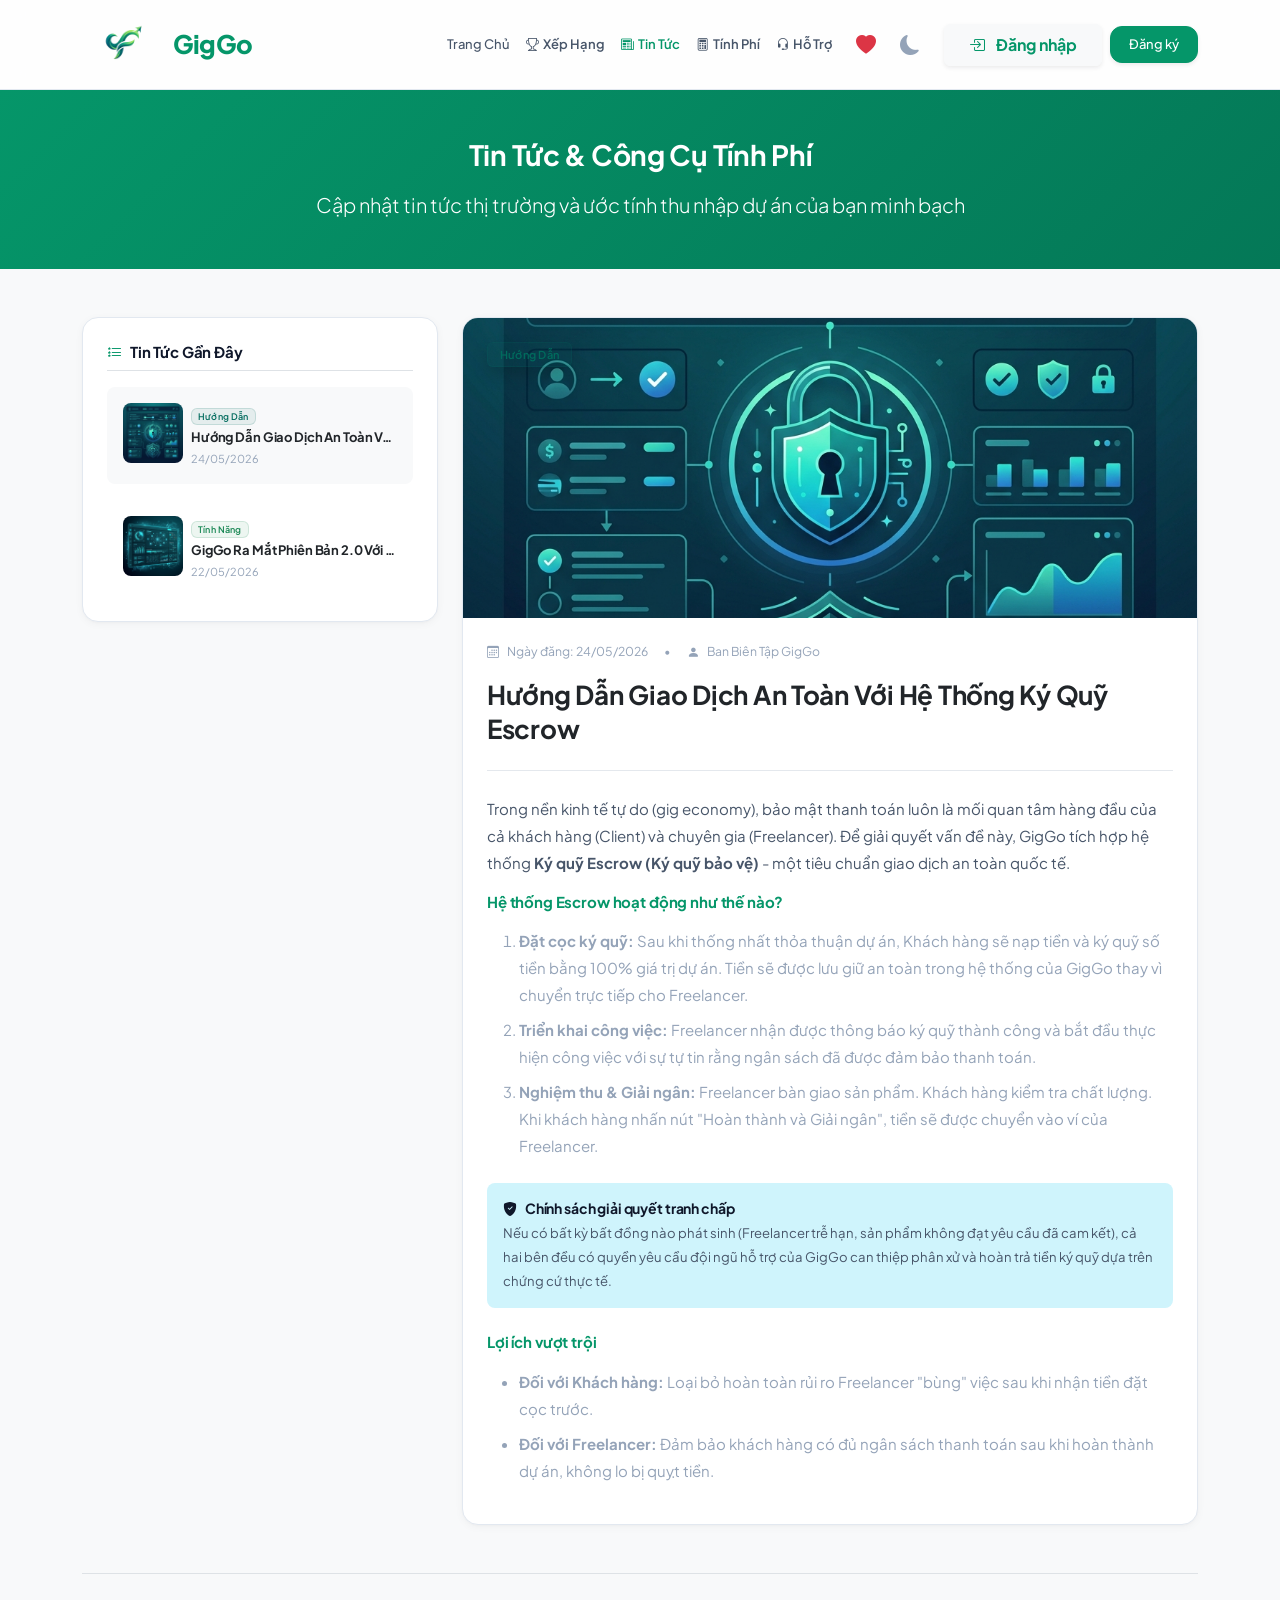
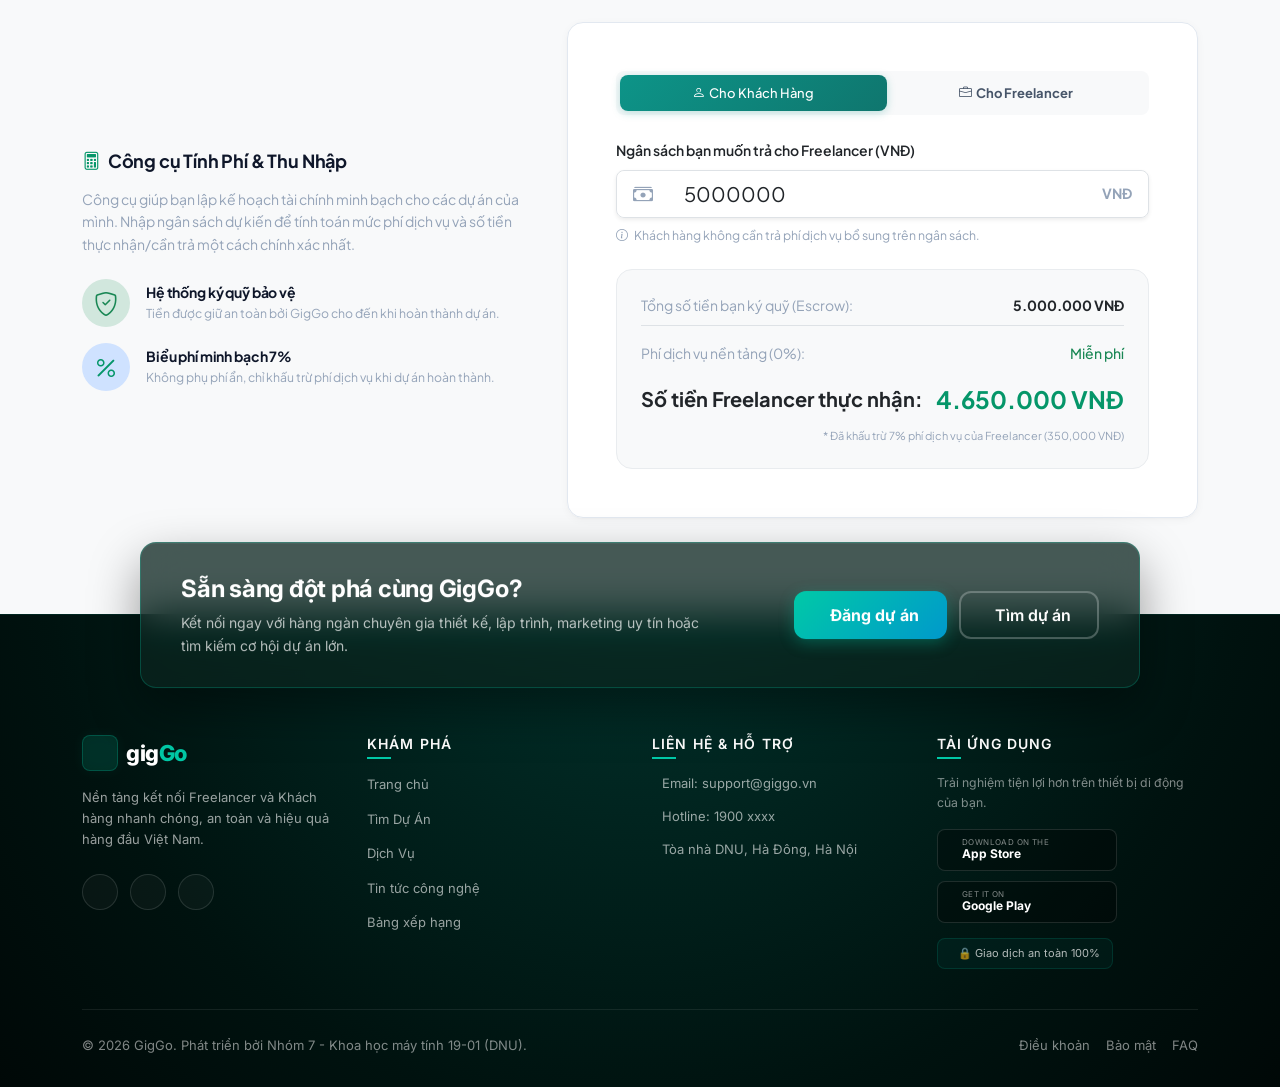
<file: news.html>
<!DOCTYPE html>
<html lang="vi">
<head>
    <meta charset="UTF-8">
    <meta name="viewport" content="width=device-width, initial-scale=1.0">
    <title>Tin Tức & Công Cụ Tính Phí - GigGo</title>
    <!-- Bootstrap 5 CSS -->
    <link href="https://cdn.jsdelivr.net/npm/bootstrap@5.3.0/dist/css/bootstrap.min.css" rel="stylesheet">
    <!-- Google Fonts -->
    <link href="https://fonts.googleapis.com/css2?family=Inter:wght@300;400;500;600;700;800&display=swap" rel="stylesheet">
    <!-- Bootstrap Icons -->
    <link rel="stylesheet" href="https://cdn.jsdelivr.net/npm/bootstrap-icons@1.11.1/font/bootstrap-icons.css">
    <!-- Custom CSS -->
    <link rel="stylesheet" href="css/style.css">
</head>
<body class="bg-light text-dark d-flex flex-column min-vh-100">
    <!-- Navbar Component -->
    <nav class="navbar navbar-expand-lg navbar-light bg-white shadow-sm sticky-top">
        <div class="container">
            <a class="navbar-brand fw-bold d-flex align-items-center gap-2" href="index.html">
                <img src="img/logo-giggo.png" alt="GigGo Logo" height="45">
                <span class="text-primary">GigGo</span>
            </a>
            <button class="navbar-toggler" type="button" data-bs-toggle="collapse" data-bs-target="#navbarNav">
                <span class="navbar-toggler-icon"></span>
            </button>
            <div class="collapse navbar-collapse" id="navbarNav">
                <ul class="navbar-nav ms-auto">
                    <li class="nav-item">
                        <a class="nav-link" href="index.html">Trang Chủ</a>
                    </li>
                    <li class="nav-item">
                        <a class="nav-link fw-semibold" href="rankings.html"
                            ><i class="bi bi-trophy me-1"></i>Xếp Hạng</a
                        >
                    </li>
                    <li class="nav-item">
                        <a class="nav-link active fw-semibold" href="news.html"><i class="bi bi-newspaper me-1"></i>Tin Tức</a>
                    </li>
                    <li class="nav-item">
                        <a class="nav-link fw-semibold" href="news.html#calculatorSection"><i class="bi bi-calculator me-1"></i>Tính Phí</a>
                    </li>
                    <li class="nav-item">
                        <a class="nav-link fw-semibold" href="support.html"><i class="bi bi-headset me-1"></i>Hỗ Trợ</a>
                    </li>
                </ul>
            </div>
        </div>
    </nav>

    <!-- Header Section -->
    <header class="bg-primary text-white py-5 mb-5 text-center" style="background: linear-gradient(135deg, var(--primary-color) 0%, var(--primary-hover) 100%);">
        <div class="container">
            <h1 class="fw-bold mb-3 text-white">Tin Tức & Công Cụ Tính Phí</h1>
            <p class="lead mb-0 text-white opacity-90">Cập nhật tin tức thị trường và ước tính thu nhập dự án của bạn minh bạch</p>
        </div>
    </header>

    <!-- Main Content Container -->
    <main class="container mb-5">
        <!-- Section 1: Detailed News Reader -->
        <section class="mb-5" id="detailedNewsSection">
            <div class="row g-4">
                <!-- Sidebar: Recent News List -->
                <div class="col-lg-4">
                    <div class="card border-0 shadow-sm rounded-4 p-4 mb-4">
                        <h5 class="fw-bold mb-3 pb-2 border-bottom">
                            <i class="bi bi-list-stars text-primary me-2"></i>Tin Tức Gần Đây
                        </h5>
                        <div class="d-flex flex-column gap-3" id="newsSidebarList">
                            <!-- Injected by js/news.js -->
                        </div>
                    </div>
                </div>

                <!-- Main Column: Active News Detail -->
                <div class="col-lg-8">
                    <div class="card border-0 shadow-sm rounded-4 overflow-hidden" id="newsArticleContainer">
                        <!-- Detailed article will be rendered here by js/news.js -->
                        <div class="card-body p-5 text-center py-5 text-muted">
                            <span class="spinner-border spinner-border-sm me-2"></span> Đang tải bài viết...
                        </div>
                    </div>
                </div>
            </div>
        </section>

        <!-- Section 2: Interactive Fee & Escrow Calculator -->
        <section class="py-5 border-top" id="calculatorSection">
            <div class="row align-items-center g-5">
                <div class="col-lg-5">
                    <h3 class="fw-bold mb-3">
                        <i class="bi bi-calculator me-2 text-primary"></i>Công cụ Tính Phí & Thu Nhập
                    </h3>
                    <p class="text-muted mb-4">
                        Công cụ giúp bạn lập kế hoạch tài chính minh bạch cho các dự án của mình. Nhập ngân sách dự kiến để tính toán mức phí dịch vụ và số tiền thực nhận/cần trả một cách chính xác nhất.
                    </p>
                    <div class="d-flex flex-column gap-3">
                        <div class="d-flex align-items-center gap-3">
                            <div class="bg-success-subtle text-success rounded-circle d-flex align-items-center justify-content-center" style="width: 48px; height: 48px; flex-shrink: 0;">
                                <i class="bi bi-shield-check fs-4"></i>
                            </div>
                            <div>
                                <h6 class="fw-bold mb-0">Hệ thống ký quỹ bảo vệ</h6>
                                <small class="text-muted">Tiền được giữ an toàn bởi GigGo cho đến khi hoàn thành dự án.</small>
                            </div>
                        </div>
                        <div class="d-flex align-items-center gap-3">
                            <div class="bg-primary-subtle text-primary rounded-circle d-flex align-items-center justify-content-center" style="width: 48px; height: 48px; flex-shrink: 0;">
                                <i class="bi bi-percent fs-4"></i>
                            </div>
                            <div>
                                <h6 class="fw-bold mb-0">Biểu phí minh bạch 7%</h6>
                                <small class="text-muted">Không phụ phí ẩn, chỉ khấu trừ phí dịch vụ khi dự án hoàn thành.</small>
                            </div>
                        </div>
                    </div>
                </div>
                <div class="col-lg-7">
                    <div class="card border-0 shadow-lg p-4 p-md-5" style="background: rgba(255, 255, 255, 0.95); border-radius: 20px;">
                        <!-- Tabs for Client vs Freelancer -->
                        <ul class="nav nav-pills nav-fill mb-4 p-1 bg-light rounded-3" id="calcTabs" role="tablist">
                            <li class="nav-item" role="presentation">
                                <button class="nav-link active fw-bold py-2.5 rounded-3 border-0" id="clientCalcTab" data-bs-toggle="pill" data-bs-target="#clientCalc" type="button" role="tab" aria-controls="clientCalc" aria-selected="true">
                                    <i class="bi bi-person me-1"></i>Cho Khách Hàng
                                </button>
                            </li>
                            <li class="nav-item" role="presentation">
                                <button class="nav-link fw-bold py-2.5 rounded-3 border-0" id="freelancerCalcTab" data-bs-toggle="pill" data-bs-target="#freelancerCalc" type="button" role="tab" aria-controls="freelancerCalc" aria-selected="false">
                                    <i class="bi bi-briefcase me-1"></i>Cho Freelancer
                                </button>
                            </li>
                        </ul>

                        <div class="tab-content" id="calcTabsContent">
                            <!-- Client Tab -->
                            <div class="tab-pane fade show active" id="clientCalc" role="tabpanel" aria-labelledby="clientCalcTab">
                                <div class="mb-4">
                                    <label for="clientInputAmount" class="form-label fw-semibold text-dark">Ngân sách bạn muốn trả cho Freelancer (VNĐ)</label>
                                    <div class="input-group input-group-lg shadow-sm border rounded-3 overflow-hidden">
                                        <span class="input-group-text bg-white border-0"><i class="bi bi-cash-stack text-muted"></i></span>
                                        <input type="number" id="clientInputAmount" class="form-control border-0" placeholder="Nhập số tiền..." min="100000" step="50000" value="5000000">
                                        <span class="input-group-text bg-white border-0 fw-bold text-muted" style="font-size: 14px;">VNĐ</span>
                                    </div>
                                    <div class="form-text mt-2 text-muted">
                                        <i class="bi bi-info-circle me-1"></i> Khách hàng không cần trả phí dịch vụ bổ sung trên ngân sách.
                                    </div>
                                </div>

                                <!-- Output Box -->
                                <div class="bg-light p-4 rounded-4 border border-light-subtle shadow-inner">
                                    <div class="d-flex justify-content-between mb-3 pb-2 border-bottom">
                                        <span class="text-muted">Tổng số tiền bạn ký quỹ (Escrow):</span>
                                        <span class="fw-bold text-dark" id="clientTotalEscrow">5,000,000 VNĐ</span>
                                    </div>
                                    <div class="d-flex justify-content-between mb-3">
                                        <span class="text-muted">Phí dịch vụ nền tảng (0%):</span>
                                        <span class="text-success fw-medium">Miễn phí</span>
                                    </div>
                                    <div class="d-flex justify-content-between align-items-center">
                                        <span class="fw-bold text-dark fs-5">Số tiền Freelancer thực nhận:</span>
                                        <span class="fw-bold text-primary fs-4" id="clientFreelancerReceive">4,650,000 VNĐ</span>
                                    </div>
                                    <div class="text-end text-muted mt-2" style="font-size: 11px;">
                                        * Đã khấu trừ 7% phí dịch vụ của Freelancer (350,000 VNĐ)
                                    </div>
                                </div>
                            </div>

                            <!-- Freelancer Tab -->
                            <div class="tab-pane fade" id="freelancerCalc" role="tabpanel" aria-labelledby="freelancerCalcTab">
                                <div class="mb-4">
                                    <label for="freelancerInputAmount" class="form-label fw-semibold text-dark">Giá trị dự án chào thầu (VNĐ)</label>
                                    <div class="input-group input-group-lg shadow-sm border rounded-3 overflow-hidden">
                                        <span class="input-group-text bg-white border-0"><i class="bi bi-wallet2 text-muted"></i></span>
                                        <input type="number" id="freelancerInputAmount" class="form-control border-0" placeholder="Nhập số tiền thầu..." min="100000" step="50000" value="5000000">
                                        <span class="input-group-text bg-white border-0 fw-bold text-muted" style="font-size: 14px;">VNĐ</span>
                                    </div>
                                    <div class="form-text mt-2 text-muted">
                                        <i class="bi bi-info-circle me-1"></i> Phí dịch vụ của GigGo là 7% trên tổng giá trị dự án.
                                    </div>
                                </div>

                                <!-- Output Box -->
                                <div class="bg-light p-4 rounded-4 border border-light-subtle shadow-inner">
                                    <div class="d-flex justify-content-between mb-3 pb-2 border-bottom">
                                        <span class="text-muted">Giá trị dự án đăng ký:</span>
                                        <span class="fw-bold text-dark" id="freelancerTotalBid">5,000,000 VNĐ</span>
                                    </div>
                                    <div class="d-flex justify-content-between mb-3">
                                        <span class="text-muted">Phí dịch vụ nền tảng (7%):</span>
                                        <span class="text-danger fw-medium" id="freelancerPlatformFee">-350,000 VNĐ</span>
                                    </div>
                                    <div class="d-flex justify-content-between align-items-center">
                                        <span class="fw-bold text-dark fs-5">Thu nhập thực nhận của bạn:</span>
                                        <span class="fw-bold text-success fs-4" id="freelancerRealReceive">4,650,000 VNĐ</span>
                                    </div>
                                </div>
                            </div>
                        </div>
                    </div>
                </div>
            </div>
        </section>
    </main>

    <!-- Premium Footer Component -->
    <footer class="premium-footer mt-auto">
      <!-- Floating CTA Card -->
      <div class="premium-footer-cta">
        <div class="premium-footer-cta-card">
          <div class="row align-items-center">
            <div class="col-lg-7 text-start text-lg-start mb-3 mb-lg-0">
              <h4>Sẵn sàng đột phá cùng GigGo?</h4>
              <p>Kết nối ngay với hàng ngàn chuyên gia thiết kế, lập trình, marketing uy tín hoặc tìm kiếm cơ hội dự án lớn.</p>
            </div>
            <div class="col-lg-5 text-start text-lg-end">
              <a href="index.html" class="btn btn-cta-primary me-2"><i class="fa-solid fa-bolt me-2"></i>Đăng dự án</a>
              <a href="index.html#servicesContainer" class="btn btn-cta-outline"><i class="fa-solid fa-briefcase me-2"></i>Tìm dự án</a>
            </div>
          </div>
        </div>
      </div>

      <div class="container">
        <div class="row">
          <!-- Cột 1: Brand Info -->
          <div class="col-md-3 mb-4 mb-md-0">
            <div class="premium-footer-brand-logo">
              <div class="logo-icon">
                <i class="fa-solid fa-bolt"></i>
              </div>
              <div class="logo-text">gig<span>Go</span></div>
            </div>
            <p class="premium-footer-brand-desc">
              Nền tảng kết nối Freelancer và Khách hàng nhanh chóng, an toàn và hiệu quả hàng đầu Việt Nam.
            </p>
            <div class="premium-footer-socials">
              <a href="javascript:void(0)" class="premium-footer-social-btn"><i class="fab fa-facebook-f"></i></a>
              <a href="javascript:void(0)" class="premium-footer-social-btn"><i class="fab fa-linkedin-in"></i></a>
              <a href="javascript:void(0)" class="premium-footer-social-btn"><i class="fab fa-youtube"></i></a>
            </div>
          </div>

          <!-- Cột 2: Khám phá -->
          <div class="col-md-3 mb-4 mb-md-0">
            <h5>Khám phá</h5>
            <ul class="premium-footer-links">
              <li><a href="index.html" class="premium-footer-link">Trang chủ</a></li>
              <li><a href="index.html#servicesContainer" class="premium-footer-link">Tìm Dự Án</a></li>
              <li><a href="index.html#category" class="premium-footer-link">Dịch Vụ</a></li>
              <li><a href="news.html" class="premium-footer-link">Tin tức công nghệ</a></li>
              <li><a href="rankings.html" class="premium-footer-link">Bảng xếp hạng</a></li>
            </ul>
          </div>

          <!-- Cột 3: Liên hệ & Hỗ trợ -->
          <div class="col-md-3 mb-4 mb-md-0">
            <h5>Liên hệ & Hỗ trợ</h5>
            <div class="premium-footer-contact-info">
              <i class="fa-solid fa-envelope"></i>
              <span>Email: support@giggo.vn</span>
            </div>
            <div class="premium-footer-contact-info">
              <i class="fa-solid fa-phone"></i>
              <span>Hotline: 1900 xxxx</span>
            </div>
            <div class="premium-footer-contact-info">
              <i class="fa-solid fa-location-dot"></i>
              <span>Tòa nhà DNU, Hà Đông, Hà Nội</span>
            </div>
          </div>

          <!-- Cột 4: Tải ứng dụng & Tin cậy -->
          <div class="col-md-3">
            <h5>Tải ứng dụng</h5>
            <p class="small text-white-50 mb-3">Trải nghiệm tiện lợi hơn trên thiết bị di động của bạn.</p>
            <div class="premium-footer-app-badges">
              <a href="javascript:void(0)" onclick="Utils.showAlertDialog('Tải ứng dụng', 'Tính năng này hiện đang trong quá trình phát triển.', null, 'info')" class="premium-footer-app-badge">
                <i class="fab fa-apple"></i>
                <div class="premium-footer-app-badge-text">
                  <span class="small-text">Download on the</span>
                  <span class="big-text">App Store</span>
                </div>
              </a>
              <a href="javascript:void(0)" onclick="Utils.showAlertDialog('Tải ứng dụng', 'Tính năng này hiện đang trong quá trình phát triển.', null, 'info')" class="premium-footer-app-badge">
                <i class="fab fa-google-play"></i>
                <div class="premium-footer-app-badge-text">
                  <span class="small-text">Get it on</span>
                  <span class="big-text">Google Play</span>
                </div>
              </a>
            </div>
            <div class="premium-footer-trust-badge">
              <i class="fa-solid fa-shield-halved"></i>
              <span>🔒 Giao dịch an toàn 100%</span>
            </div>
          </div>
        </div>

        <!-- Bottom Bar -->
        <div class="premium-footer-bottom">
          <div class="row align-items-center">
            <div class="col-md-7 text-center text-md-start mb-3 mb-md-0">
              <p class="premium-footer-bottom-text">
                &copy; 2026 GigGo. Phát triển bởi Nhóm 7 - Khoa học máy tính 19-01 (DNU).
              </p>
            </div>
            <div class="col-md-5">
              <ul class="premium-footer-bottom-links">
                <li><a href="support.html" class="premium-footer-bottom-link">Điều khoản</a></li>
                <li><a href="support.html" class="premium-footer-bottom-link">Bảo mật</a></li>
                <li><a href="support.html" class="premium-footer-bottom-link">FAQ</a></li>
              </ul>
            </div>
          </div>
        </div>
      </div>
    </footer>

    <!-- JS Scripts -->
    <script src="https://code.jquery.com/jquery-3.7.0.min.js"></script>
    <script src="https://cdn.jsdelivr.net/npm/bootstrap@5.3.0/dist/js/bootstrap.bundle.min.js"></script>
    <script src="js/utils.js"></script>
    <script src="js/api.js"></script>
    <script src="js/auth.js"></script>
    <script src="js/news.js"></script>
</body>
</html>
</file>
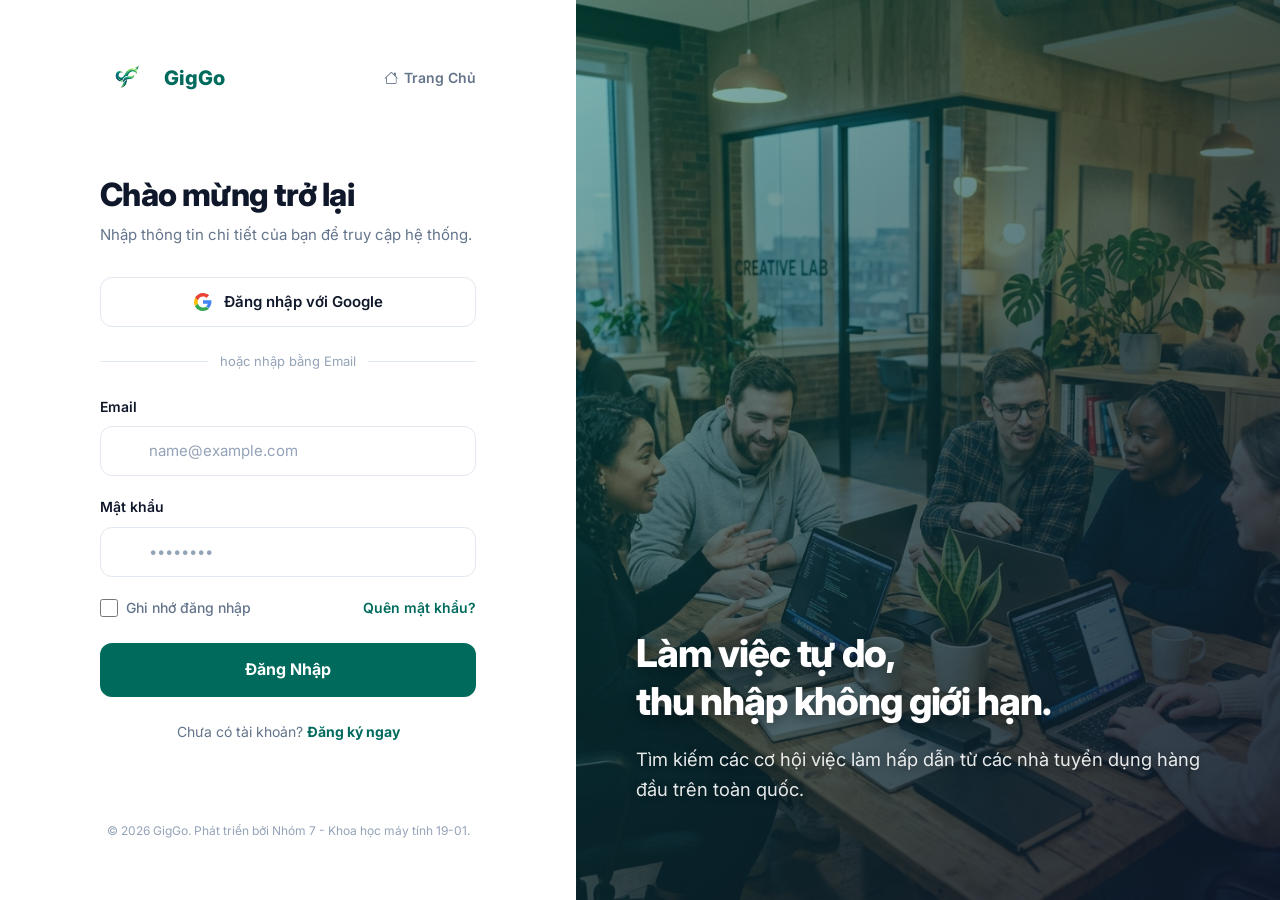
<file: portfolio.html>
<!DOCTYPE html>
<html lang="vi">
<head>
    <meta charset="UTF-8">
    <meta name="viewport" content="width=device-width, initial-scale=1.0">
    <title>Hồ Sơ Năng Lực - GigGo</title>
    <link href="https://cdn.jsdelivr.net/npm/bootstrap@5.3.0/dist/css/bootstrap.min.css" rel="stylesheet">
    <link href="https://fonts.googleapis.com/css2?family=Inter:wght@300;400;500;600;700;800&display=swap" rel="stylesheet">
    <link rel="stylesheet" href="https://cdn.jsdelivr.net/npm/bootstrap-icons@1.11.1/font/bootstrap-icons.css">
    <link rel="stylesheet" href="css/style.css">
</head>
<body class="bg-light text-dark d-flex flex-column min-vh-100">
    <!-- Navbar Component -->
    <nav class="navbar navbar-expand-lg navbar-light bg-white shadow-sm sticky-top">
        <div class="container">
            <a class="navbar-brand fw-bold d-flex align-items-center gap-2" href="index.html">
                <img src="img/logo-giggo.png" alt="GigGo Logo" height="45">
                <span class="text-primary">GigGo</span>
            </a>
            <button class="navbar-toggler" type="button" data-bs-toggle="collapse" data-bs-target="#navbarNav">
                <span class="navbar-toggler-icon"></span>
            </button>
            <div class="collapse navbar-collapse" id="navbarNav">
                <ul class="navbar-nav ms-auto">
                    <!-- Auth items will be dynamically injected here -->
                </ul>
            </div>
        </div>
    </nav>

    <main class="container py-5">
        <!-- PAGE HEADER -->
        <div class="d-flex justify-content-between align-items-center flex-wrap gap-3 mb-5 border-bottom pb-4">
            <div>
                <h1 class="h2 fw-bold text-dark mb-1">Hồ sơ năng lực</h1>
                <p class="text-secondary mb-0">Thông tin hiển thị với khách hàng khi họ xem dịch vụ của bạn</p>
            </div>
            <div class="d-flex gap-2">
                <a href="freelancer-dashboard.html" class="btn btn-outline-secondary px-3 py-2 fw-medium rounded-3">
                    <i class="bi bi-grid-1x2 me-2"></i> Dashboard
                </a>
                <a href="portfolio.html" class="btn btn-primary px-3 py-2 fw-medium rounded-3" id="btnViewPublicProfile">
                    <i class="bi bi-box-arrow-up-right me-2"></i> Xem profile công khai
                </a>
            </div>
        </div>

        <div class="row g-4 overflow-visible">
            <!-- LEFT COLUMN — Form card with cover strip + grouped sections -->
            <div class="col-lg-7">
                <div class="card border-0 shadow-sm rounded-4 overflow-hidden h-100">
                    <!-- Cover Banner / Profile Header in Form -->
                    <div class="position-relative" style="height: 120px; background: linear-gradient(135deg, #006b5d, #0d9488) !important;">
                        <!-- Decorative element -->
                        <div class="position-absolute bottom-0 start-0 w-100 h-100" style="background-color: rgba(0, 0, 0, 0.1) !important;"></div>
                    </div>
                    
                    <!-- Profile Info Under Cover -->
                    <div class="px-4 pb-4 border-bottom position-relative">
                        <div class="d-flex align-items-end gap-3" style="margin-top: -40px;">
                            <div class="rounded-circle bg-white p-1 shadow-sm border border-2 border-white" style="width: 80px; height: 80px; flex-shrink: 0; overflow: hidden; display: flex; align-items: center; justify-content: center; box-shadow: 0 0 0 4px rgba(255,255,255,0.8) !important;">
                                <div class="w-100 h-100 rounded-circle bg-giggo-primary text-white d-flex align-items-center justify-content-center fw-bold fs-4" id="profileAvatarCircle">DQ</div>
                            </div>
                            <div class="mb-1 flex-grow-1">
                                <h5 class="fw-bold text-dark mb-0" id="profileDisplayName">duy Quang</h5>
                                <p class="text-secondary small mb-0" id="profileEmailDisplay">email@example.com</p>
                                <div class="d-flex flex-wrap gap-1 mt-1" id="profileSkillChips">
                                    <span class="badge bg-light text-secondary border">Chưa có kỹ năng</span>
                                </div>
                            </div>
                        </div>
                    </div>

                    <!-- Form Body -->
                    <div class="card-body p-4">
                        <form id="portfolioForm">
                            <!-- Group 1: Thông tin cơ bản -->
                            <div class="mb-4">
                                <h6 class="fw-bold text-dark mb-3"><i class="bi bi-person-badge me-2 text-primary"></i> Thông tin cơ bản</h6>
                                <div class="row g-3">
                                    <div class="col-md-6">
                                        <label class="form-label fw-semibold text-secondary">Họ và tên</label>
                                        <input type="text" class="form-control" id="p_name" required>
                                    </div>
                                    <div class="col-md-6">
                                        <label class="form-label fw-semibold text-secondary">Email</label>
                                        <input type="email" class="form-control bg-light" id="p_email" disabled>
                                    </div>
                                    <div class="col-12">
                                        <div class="d-flex justify-content-between align-items-center mb-1">
                                            <label class="form-label fw-semibold text-secondary mb-0">Kỹ năng chuyên môn</label>
                                            <span class="text-muted small">(phân cách bằng dấu phẩy)</span>
                                        </div>
                                        <input type="text" class="form-control" id="p_skills" placeholder="VD: ReactJS, Figma, Web Design">
                                    </div>
                                </div>
                            </div>

                            <!-- Group 2: Liên hệ & Giá -->
                            <div class="mb-4 pt-3 border-top">
                                <h6 class="fw-bold text-dark mb-3"><i class="bi bi-wallet2 me-2 text-primary"></i> Liên hệ & Giá</h6>
                                <div class="row g-3">
                                    <div class="col-md-4">
                                        <label class="form-label fw-semibold text-secondary">Giá cơ sở (VNĐ)</label>
                                        <div class="input-group">
                                            <span class="input-group-text bg-light text-secondary">₫</span>
                                            <input type="number" class="form-control" id="p_price" placeholder="Thương lượng">
                                        </div>
                                    </div>
                                    <div class="col-md-4">
                                        <label class="form-label fw-semibold text-secondary">SĐT Zalo</label>
                                        <div class="input-group">
                                            <span class="input-group-text bg-light text-secondary"><i class="bi bi-chat-text"></i></span>
                                            <input type="text" class="form-control" id="p_zalo" placeholder="09xxxxxxx">
                                        </div>
                                    </div>
                                    <div class="col-md-4">
                                        <label class="form-label fw-semibold text-secondary">Liên kết Facebook</label>
                                        <div class="input-group">
                                            <span class="input-group-text bg-light text-secondary"><i class="bi bi-facebook"></i></span>
                                            <input type="url" class="form-control" id="p_facebook" placeholder="https://facebook.com/...">
                                        </div>
                                    </div>
                                </div>
                            </div>

                            <!-- Group 3: Portfolio ảnh -->
                            <div class="mb-4 pt-3 border-top">
                                <div class="d-flex justify-content-between align-items-start mb-2">
                                    <div>
                                        <h6 class="fw-bold text-dark mb-0"><i class="bi bi-images me-2 text-primary"></i> Portfolio ảnh</h6>
                                        <div class="text-muted small">Mỗi dòng 1 URL ảnh</div>
                                    </div>
                                </div>
                                <textarea class="form-control font-monospace" id="p_achievements" rows="4" placeholder="https://..."></textarea>
                                <div class="form-text text-muted mt-1 small">
                                    <i class="bi bi-info-circle me-1"></i> Ảnh sẽ hiển thị dạng lưới trong hồ sơ công khai và bên cột xem trước
                                </div>
                            </div>

                            <!-- Form Actions -->
                            <div class="d-flex justify-content-between align-items-center pt-3 border-top">
                                <span class="text-muted small"><i class="bi bi-info-circle me-1"></i> Chưa lưu thay đổi</span>
                                <button type="submit" class="btn btn-primary fw-bold px-4 py-2" id="btnSavePortfolio">
                                    <i class="bi bi-save me-2"></i> Lưu hồ sơ
                                </button>
                            </div>
                        </form>
                    </div>
                </div>
            </div>

            <!-- RIGHT COLUMN — Live preview sidebar -->
            <div class="col-lg-5">
                <div class="card border-0 shadow-sm rounded-4 position-sticky" style="top: 90px; overflow: visible;">
                    <!-- Preview Header Strip -->
                    <div class="card-header rounded-top-4 p-4 border-0 position-relative d-flex justify-content-between align-items-center preview-card-header">
                        <div>
                            <h5 class="fw-bold mb-0"><i class="bi bi-eye me-2"></i> Xem trước</h5>
                        </div>
                        <div>
                            <span class="badge bg-success bg-opacity-10 text-success border border-success border-opacity-25 px-2 py-1 d-inline-flex align-items-center"><span class="pulsing-dot"></span> Đang hoạt động</span>
                        </div>
                    </div>
                    
                    <div class="card-body p-4">
                        <!-- Profile Header Preview -->
                        <div class="d-flex align-items-center gap-3 mb-4 pb-4 border-bottom">
                            <div class="rounded-circle bg-giggo-primary text-white d-flex align-items-center justify-content-center fw-bold fs-3 shadow-sm border border-2 border-white" style="width: 72px; height: 72px; flex-shrink: 0; box-shadow: 0 0 0 4px rgba(255,255,255,0.8) !important;" id="previewAvatar">DQ</div>
                            <div>
                                <h4 class="fw-bold text-dark mb-1" id="previewName">duy Quang</h4>
                                <div class="d-flex flex-wrap gap-1" id="previewSkills">
                                    <span class="badge bg-light text-secondary border">Chưa có kỹ năng</span>
                                </div>
                            </div>
                        </div>

                        <!-- Price & Rating Preview -->
                        <div class="d-flex justify-content-between align-items-center mb-4">
                            <div id="previewPriceBadge">
                                <span class="badge border px-3 py-2 fs-6 fw-bold" style="background-color: rgba(0, 107, 93, 0.08) !important; color: #006b5d !important; border-color: rgba(0, 107, 93, 0.15) !important;"><i class="bi bi-cash-stack me-1"></i> Thương lượng</span>
                            </div>
                            <div class="text-warning fw-semibold" id="previewRatingText">
                                <i class="bi bi-star-fill text-warning me-1"></i> <span class="text-muted">Chưa có đánh giá</span>
                            </div>
                        </div>

                        <!-- Stats Grid -->
                        <div class="row g-3 mb-4 border-bottom pb-4 text-center">
                            <div class="col-3 border-end">
                                <h5 class="fw-bold text-dark mb-0" id="previewServiceCount">0</h5>
                                <small class="text-secondary small">Dịch vụ</small>
                            </div>
                            <div class="col-3 border-end">
                                <h5 class="fw-bold text-dark mb-0" id="previewCompletedCount">0</h5>
                                <small class="text-secondary small">Hoàn thành</small>
                            </div>
                            <div class="col-3 border-end">
                                <h5 class="fw-bold text-dark mb-0" id="previewRating">—</h5>
                                <small class="text-secondary small">Rating</small>
                            </div>
                            <div class="col-3">
                                <h5 class="fw-bold text-dark mb-0" id="previewReviewCount">0</h5>
                                <small class="text-secondary small">Đánh giá</small>
                            </div>
                        </div>

                        <!-- Contact Info Preview -->
                        <div class="mb-4">
                            <h6 class="fw-bold text-dark mb-3"><i class="bi bi-person-lines-fill me-2 text-primary"></i> Liên hệ</h6>
                            <div class="d-flex align-items-center gap-3 mb-2">
                                <div class="rounded-circle bg-light d-flex align-items-center justify-content-center text-secondary shadow-sm" style="width: 36px; height: 36px; flex-shrink: 0;"><i class="bi bi-telephone"></i></div>
                                <div id="previewZaloDetails">
                                    <div class="text-secondary small">Chưa cập nhật</div>
                                    <div class="fw-medium text-dark">Zalo / Gọi điện</div>
                                </div>
                            </div>
                            <div class="d-flex align-items-center gap-3">
                                <div class="rounded-circle bg-light d-flex align-items-center justify-content-center text-secondary shadow-sm" style="width: 36px; height: 36px; flex-shrink: 0;"><i class="bi bi-facebook"></i></div>
                                <div id="previewFbDetails">
                                    <div class="text-secondary small">Facebook</div>
                                    <div class="fw-medium text-dark">Chưa cập nhật</div>
                                </div>
                            </div>
                        </div>

                        <!-- Portfolio Gallery Preview -->
                        <div>
                            <h6 class="fw-bold text-dark mb-3"><i class="bi bi-images me-2 text-primary"></i> Portfolio</h6>
                            <div class="row g-2" id="portfolioPreviewGrid">
                                <div class="col-12">
                                    <div class="d-flex flex-column align-items-center justify-content-center p-4 rounded-3 text-center border border-dashed portfolio-empty-gallery">
                                        <div class="rounded-circle bg-light d-flex align-items-center justify-content-center mb-3" style="width: 56px; height: 56px;">
                                            <i class="bi bi-cloud-arrow-up text-secondary fs-3"></i>
                                        </div>
                                        <h6 class="fw-bold text-dark mb-1">Thư viện của bạn đang trống</h6>
                                        <p class="text-secondary small mb-0 px-2">Hãy nhập các URL ảnh sản phẩm bên trái để làm nổi bật hồ sơ!</p>
                                    </div>
                                </div>
                            </div>
                        </div>
                    </div>
                </div>
            </div>
        </div>
    </main>

    <!-- Toast Notification Component -->
    <div class="toast-container position-fixed bottom-0 end-0 p-3">
        <div id="successToast" class="toast custom-toast align-items-center text-white bg-success border-0" role="alert" aria-live="assertive" aria-atomic="true">
            <div class="d-flex">
                <div class="toast-body fw-medium">
                    <i class="bi bi-check-circle-fill me-2"></i> Lưu hồ sơ thành công!
                </div>
                <button type="button" class="btn-close btn-close-white me-2 m-auto" data-bs-dismiss="toast" aria-label="Close"></button>
            </div>
        </div>
    </div>

    <!-- Premium Footer Component -->
    <footer class="premium-footer mt-auto">
      <!-- Floating CTA Card -->
      <div class="premium-footer-cta">
        <div class="premium-footer-cta-card">
          <div class="row align-items-center">
            <div class="col-lg-7 text-start text-lg-start mb-3 mb-lg-0">
              <h4>Sẵn sàng đột phá cùng GigGo?</h4>
              <p>Kết nối ngay với hàng ngàn chuyên gia thiết kế, lập trình, marketing uy tín hoặc tìm kiếm cơ hội dự án lớn.</p>
            </div>
            <div class="col-lg-5 text-start text-lg-end">
              <a href="index.html" class="btn btn-cta-primary me-2"><i class="fa-solid fa-bolt me-2"></i>Đăng dự án</a>
              <a href="index.html#servicesContainer" class="btn btn-cta-outline"><i class="fa-solid fa-briefcase me-2"></i>Tìm dự án</a>
            </div>
          </div>
        </div>
      </div>

      <div class="container">
        <div class="row">
          <!-- Cột 1: Brand Info -->
          <div class="col-md-3 mb-4 mb-md-0">
            <div class="premium-footer-brand-logo">
              <div class="logo-icon">
                <i class="fa-solid fa-bolt"></i>
              </div>
              <div class="logo-text">gig<span>Go</span></div>
            </div>
            <p class="premium-footer-brand-desc">
              Nền tảng kết nối Freelancer và Khách hàng nhanh chóng, an toàn và hiệu quả hàng đầu Việt Nam.
            </p>
            <div class="premium-footer-socials">
              <a href="javascript:void(0)" class="premium-footer-social-btn"><i class="fab fa-facebook-f"></i></a>
              <a href="javascript:void(0)" class="premium-footer-social-btn"><i class="fab fa-linkedin-in"></i></a>
              <a href="javascript:void(0)" class="premium-footer-social-btn"><i class="fab fa-youtube"></i></a>
            </div>
          </div>

          <!-- Cột 2: Khám phá -->
          <div class="col-md-3 mb-4 mb-md-0">
            <h5>Khám phá</h5>
            <ul class="premium-footer-links">
              <li><a href="index.html" class="premium-footer-link">Trang chủ</a></li>
              <li><a href="index.html#servicesContainer" class="premium-footer-link">Tìm Dự Án</a></li>
              <li><a href="index.html#category" class="premium-footer-link">Dịch Vụ</a></li>
              <li><a href="news.html" class="premium-footer-link">Tin tức công nghệ</a></li>
              <li><a href="rankings.html" class="premium-footer-link">Bảng xếp hạng</a></li>
            </ul>
          </div>

          <!-- Cột 3: Liên hệ & Hỗ trợ -->
          <div class="col-md-3 mb-4 mb-md-0">
            <h5>Liên hệ & Hỗ trợ</h5>
            <div class="premium-footer-contact-info">
              <i class="fa-solid fa-envelope"></i>
              <span>Email: support@giggo.vn</span>
            </div>
            <div class="premium-footer-contact-info">
              <i class="fa-solid fa-phone"></i>
              <span>Hotline: 1900 xxxx</span>
            </div>
            <div class="premium-footer-contact-info">
              <i class="fa-solid fa-location-dot"></i>
              <span>Tòa nhà DNU, Hà Đông, Hà Nội</span>
            </div>
          </div>

          <!-- Cột 4: Tải ứng dụng & Tin cậy -->
          <div class="col-md-3">
            <h5>Tải ứng dụng</h5>
            <p class="small text-white-50 mb-3">Trải nghiệm tiện lợi hơn trên thiết bị di động của bạn.</p>
            <div class="premium-footer-app-badges">
              <a href="javascript:void(0)" onclick="Utils.showAlertDialog('Tải ứng dụng', 'Tính năng này hiện đang trong quá trình phát triển.', null, 'info')" class="premium-footer-app-badge">
                <i class="fab fa-apple"></i>
                <div class="premium-footer-app-badge-text">
                  <span class="small-text">Download on the</span>
                  <span class="big-text">App Store</span>
                </div>
              </a>
              <a href="javascript:void(0)" onclick="Utils.showAlertDialog('Tải ứng dụng', 'Tính năng này hiện đang trong quá trình phát triển.', null, 'info')" class="premium-footer-app-badge">
                <i class="fab fa-google-play"></i>
                <div class="premium-footer-app-badge-text">
                  <span class="small-text">Get it on</span>
                  <span class="big-text">Google Play</span>
                </div>
              </a>
            </div>
            <div class="premium-footer-trust-badge">
              <i class="fa-solid fa-shield-halved"></i>
              <span>🔒 Giao dịch an toàn 100%</span>
            </div>
          </div>
        </div>

        <!-- Bottom Bar -->
        <div class="premium-footer-bottom">
          <div class="row align-items-center">
            <div class="col-md-7 text-center text-md-start mb-3 mb-md-0">
              <p class="premium-footer-bottom-text">
                &copy; 2026 GigGo. Phát triển bởi Nhóm 7 - Khoa học máy tính 19-01 (DNU).
              </p>
            </div>
            <div class="col-md-5">
              <ul class="premium-footer-bottom-links">
                <li><a href="support.html" class="premium-footer-bottom-link">Điều khoản</a></li>
                <li><a href="support.html" class="premium-footer-bottom-link">Bảo mật</a></li>
                <li><a href="support.html" class="premium-footer-bottom-link">FAQ</a></li>
              </ul>
            </div>
          </div>
        </div>
      </div>
    </footer>

    <script src="https://code.jquery.com/jquery-3.7.0.min.js"></script>
    <script src="https://cdn.jsdelivr.net/npm/bootstrap@5.3.0/dist/js/bootstrap.bundle.min.js"></script>
    <script src="js/utils.js"></script>
    <script src="js/api.js"></script>
    <script src="js/auth.js"></script>
    <script>
        document.addEventListener('DOMContentLoaded', () => {
            if (!Auth.checkAuth('freelancer')) return;
            
            const currentUser = Auth.getCurrentUser();
            
            // Render initial preview
            const updatePreview = (user) => {
                const nameVal = user.name || 'Freelancer';
                const init = nameVal.split(' ').map(w=>w[0]).join('').toUpperCase().slice(0,2);
                
                document.getElementById('previewName').textContent = nameVal;
                document.getElementById('previewAvatar').textContent = init;
                document.getElementById('profileAvatarCircle').textContent = init;
                document.getElementById('profileDisplayName').textContent = nameVal;
                document.getElementById('profileEmailDisplay').textContent = user.email || 'email@example.com';
                
                const chips = (user.skills || '').split(',').map(s=>s.trim()).filter(Boolean);
                const skillsHtml = chips.length
                    ? chips.map(s => `<span class="badge portfolio-skill-badge me-1">${s}</span>`).join('')
                    : '<span class="badge bg-light text-secondary border">Chưa có kỹ năng</span>';
                
                document.getElementById('previewSkills').innerHTML = skillsHtml;
                document.getElementById('profileSkillChips').innerHTML = skillsHtml;
                
                const badge = document.getElementById('previewPriceBadge');
                const priceVal = parseInt(user.negotiablePrice);
                if (priceVal > 0) {
                    badge.innerHTML = `<span class="badge bg-success bg-opacity-10 text-success border px-3 py-2 fs-6 fw-bold"><i class="bi bi-cash-stack me-1"></i> ${priceVal.toLocaleString('vi-VN')} VNĐ</span>`;
                } else {
                    badge.innerHTML = `<span class="badge border px-3 py-2 fs-6 fw-bold" style="background-color: rgba(0, 107, 93, 0.08) !important; color: #006b5d !important; border-color: rgba(0, 107, 93, 0.15) !important;"><i class="bi bi-cash-stack me-1"></i> Thương lượng</span>`;
                }
                
                // Zalo contact details
                const previewZaloEl = document.getElementById('previewZaloDetails');
                if (user.zaloPhone) {
                    previewZaloEl.innerHTML = `
                        <div class="fw-medium text-dark">${user.zaloPhone}</div>
                        <div class="text-secondary small">Zalo / Gọi điện</div>
                    `;
                } else {
                    previewZaloEl.innerHTML = `
                        <div class="text-secondary small">Chưa cập nhật</div>
                        <div class="fw-medium text-dark">Zalo / Gọi điện</div>
                    `;
                }

                // Facebook contact details
                const previewFbEl = document.getElementById('previewFbDetails');
                if (user.facebookUrl) {
                    previewFbEl.innerHTML = `
                        <div class="fw-medium text-dark"><a href="${user.facebookUrl}" target="_blank" class="text-decoration-none">Facebook</a></div>
                        <div class="text-secondary small">Đã cập nhật liên kết</div>
                    `;
                } else {
                    previewFbEl.innerHTML = `
                        <div class="text-secondary small">Facebook</div>
                        <div class="fw-medium text-dark">Chưa cập nhật</div>
                    `;
                }

                // Achievements Portfolio Grid
                const grid = document.getElementById('portfolioPreviewGrid');
                if (user.achievements && user.achievements.length > 0) {
                    grid.innerHTML = user.achievements.slice(0, 4).map((url, idx) => `
                        <div class="col-6 mb-2">
                            <div class="position-relative ratio ratio-4x3 rounded-3 overflow-hidden border shadow-sm">
                                <img src="${url}" class="w-100 h-100 object-fit-cover" alt="Ảnh ${idx + 1}" onerror="this.src='https://placehold.co/150'; this.alt='Lỗi ảnh'">
                            </div>
                        </div>
                    `).join('');
                } else {
                    grid.innerHTML = `
                        <div class="col-12">
                            <div class="d-flex flex-column align-items-center justify-content-center p-4 rounded-3 text-center border border-dashed portfolio-empty-gallery">
                                <div class="rounded-circle bg-light d-flex align-items-center justify-content-center mb-3" style="width: 56px; height: 56px;">
                                    <i class="bi bi-cloud-arrow-up text-secondary fs-3"></i>
                                </div>
                                <h6 class="fw-bold text-dark mb-1">Thư viện của bạn đang trống</h6>
                                <p class="text-secondary small mb-0 px-2">Hãy nhập các URL ảnh sản phẩm bên trái để làm nổi bật hồ sơ!</p>
                            </div>
                        </div>
                    `;
                }
            };

            // Load stats dynamically
            const loadStats = async (user) => {
                try {
                    const [services, jobs] = await Promise.all([
                        api.get('/services'),
                        api.get('/jobs')
                    ]);
                    
                    const safeServices = Array.isArray(services) ? services : [];
                    const safeJobs = Array.isArray(jobs) ? jobs : [];
                    
                    const myServices = safeServices.filter(s => String(s.freelancerId) === String(user.id));
                    const myCompletedJobs = safeJobs.filter(j => String(j.freelancerId) === String(user.id) && j.status === 'completed');
                    
                    const serviceCount = myServices.length;
                    const completedCount = myCompletedJobs.length;
                    
                    document.getElementById('previewServiceCount').textContent = serviceCount;
                    document.getElementById('previewCompletedCount').textContent = completedCount;
                    
                    let totalRating = 0;
                    let ratedJobsCount = 0;
                    myCompletedJobs.forEach(job => {
                        if (job.rating) {
                            totalRating += parseFloat(job.rating);
                            ratedJobsCount++;
                        }
                    });
                    
                    const rating = ratedJobsCount > 0 ? (totalRating / ratedJobsCount).toFixed(1) : '—';
                    const reviewCount = ratedJobsCount;
                    
                    document.getElementById('previewRating').textContent = rating;
                    document.getElementById('previewReviewCount').textContent = reviewCount;
                    
                    const ratingTextEl = document.getElementById('previewRatingText');
                    if (ratingTextEl) {
                        if (ratedJobsCount > 0) {
                            ratingTextEl.innerHTML = `<i class="bi bi-star-fill me-1 text-warning"></i> <span class="fw-semibold text-warning">${rating} (${reviewCount} đánh giá)</span>`;
                        } else {
                            ratingTextEl.innerHTML = `<i class="bi bi-star-fill text-warning me-1"></i> <span class="text-muted">Chưa có đánh giá</span>`;
                        }
                    }
                } catch (err) {
                    console.error("Lỗi khi load thống kê preview:", err);
                }
            };

            // Load fresh data from API on page load to ensure data is never lost or stale
            api.get(`/users/${currentUser.id}`)
                .then(freshUser => {
                    // Update localStorage with fresh data
                    Auth.setCurrentUser(freshUser);
                    
                    // Populate form
                    document.getElementById('p_name').value = freshUser.name || '';
                    document.getElementById('p_email').value = freshUser.email || '';
                    document.getElementById('p_skills').value = freshUser.skills || '';
                    document.getElementById('p_price').value = freshUser.negotiablePrice || '';
                    document.getElementById('p_zalo').value = freshUser.zaloPhone || '';
                    document.getElementById('p_facebook').value = freshUser.facebookUrl || '';
                    document.getElementById('p_achievements').value = (freshUser.achievements || []).join('\n');
                    
                    updatePreview(freshUser);
                    loadStats(freshUser);
                })
                .catch(err => {
                    console.error("Lỗi khi tải dữ liệu người dùng từ API:", err);
                    // Fallback to localStorage if API is offline or slow
                    document.getElementById('p_name').value = currentUser.name || '';
                    document.getElementById('p_email').value = currentUser.email || '';
                    document.getElementById('p_skills').value = currentUser.skills || '';
                    document.getElementById('p_price').value = currentUser.negotiablePrice || '';
                    document.getElementById('p_zalo').value = currentUser.zaloPhone || '';
                    document.getElementById('p_facebook').value = currentUser.facebookUrl || '';
                    document.getElementById('p_achievements').value = (currentUser.achievements || []).join('\n');
                    
                    updatePreview(currentUser);
                    loadStats(currentUser);
                });

            // Live preview listeners
            document.getElementById('p_name')?.addEventListener('input', function() {
                const val = this.value.trim() || 'Freelancer';
                const init = val.split(' ').map(w=>w[0]).join('').toUpperCase().slice(0,2);
                document.getElementById('previewName').textContent = val;
                document.getElementById('previewAvatar').textContent = init;
                document.getElementById('profileAvatarCircle').textContent = init;
                document.getElementById('profileDisplayName').textContent = val;
            });

            document.getElementById('p_skills')?.addEventListener('input', function() {
                const chips = this.value.split(',').map(s=>s.trim()).filter(Boolean);
                const html = chips.length
                    ? chips.map(s => `<span class="badge portfolio-skill-badge me-1">${s}</span>`).join('')
                    : '<span class="badge bg-light text-secondary border">Chưa có kỹ năng</span>';
                document.getElementById('previewSkills').innerHTML = html;
                document.getElementById('profileSkillChips').innerHTML = html;
            });

            document.getElementById('p_price')?.addEventListener('input', function() {
                const badge = document.getElementById('previewPriceBadge');
                const val = parseInt(this.value);
                if (val > 0) {
                    badge.innerHTML = `<span class="badge bg-success bg-opacity-10 text-success border px-3 py-2 fs-6 fw-bold"><i class="bi bi-cash-stack me-1"></i> ${val.toLocaleString('vi-VN')} VNĐ</span>`;
                } else {
                    badge.innerHTML = `<span class="badge border px-3 py-2 fs-6 fw-bold" style="background-color: rgba(0, 107, 93, 0.08) !important; color: #006b5d !important; border-color: rgba(0, 107, 93, 0.15) !important;"><i class="bi bi-cash-stack me-1"></i> Thương lượng</span>`;
                }
            });

            document.getElementById('p_achievements')?.addEventListener('input', function() {
                const urls = this.value.split('\n').map(s=>s.trim()).filter(s=>s.startsWith('http'));
                const grid = document.getElementById('portfolioPreviewGrid');
                if (!urls.length) {
                    grid.innerHTML = `
                        <div class="col-12">
                            <div class="d-flex flex-column align-items-center justify-content-center p-4 rounded-3 text-center border border-dashed portfolio-empty-gallery">
                                <div class="rounded-circle bg-light d-flex align-items-center justify-content-center mb-3" style="width: 56px; height: 56px;">
                                    <i class="bi bi-cloud-arrow-up text-secondary fs-3"></i>
                                </div>
                                <h6 class="fw-bold text-dark mb-1">Thư viện của bạn đang trống</h6>
                                <p class="text-secondary small mb-0 px-2">Hãy nhập các URL ảnh sản phẩm bên trái để làm nổi bật hồ sơ!</p>
                            </div>
                        </div>
                    `;
                    return;
                }
                grid.innerHTML = urls.slice(0,4).map((url, idx) =>
                    `<div class="col-6 mb-2">
                        <div class="position-relative ratio ratio-4x3 rounded-3 overflow-hidden border shadow-sm">
                            <img src="${url}" class="w-100 h-100 object-fit-cover" alt="Ảnh ${idx + 1}" onerror="this.src='https://placehold.co/150'; this.alt='Lỗi ảnh'">
                        </div>
                    </div>`
                ).join('');
            });

            document.getElementById('p_zalo')?.addEventListener('input', function() {
                const val = this.value.trim();
                const container = document.getElementById('previewZaloDetails');
                if (val) {
                    container.innerHTML = `
                        <div class="fw-medium text-dark">${val}</div>
                        <div class="text-secondary small">Zalo / Gọi điện</div>
                    `;
                } else {
                    container.innerHTML = `
                        <div class="text-secondary small">Chưa cập nhật</div>
                        <div class="fw-medium text-dark">Zalo / Gọi điện</div>
                    `;
                }
            });

            document.getElementById('p_facebook')?.addEventListener('input', function() {
                const val = this.value.trim();
                const container = document.getElementById('previewFbDetails');
                if (val) {
                    container.innerHTML = `
                        <div class="fw-medium text-dark"><a href="${val}" target="_blank" class="text-decoration-none">Facebook</a></div>
                        <div class="text-secondary small">Đã cập nhật liên kết</div>
                    `;
                } else {
                    container.innerHTML = `
                        <div class="text-secondary small">Facebook</div>
                        <div class="fw-medium text-dark">Chưa cập nhật</div>
                    `;
                }
            });

            // Handle Submit
            document.getElementById('portfolioForm').addEventListener('submit', (e) => {
                e.preventDefault();
                const btn = document.getElementById('btnSavePortfolio');
                const originalContent = btn.innerHTML;
                btn.disabled = true;
                btn.innerHTML = '<span class="spinner-border spinner-border-sm me-2"></span>Đang lưu...';

                const updatedData = {
                    name: document.getElementById('p_name').value.trim(),
                    skills: document.getElementById('p_skills').value.trim(),
                    negotiablePrice: document.getElementById('p_price').value.trim(),
                    zaloPhone: document.getElementById('p_zalo').value.trim(),
                    facebookUrl: document.getElementById('p_facebook').value.trim(),
                    achievements: document.getElementById('p_achievements').value.split('\n').map(u => u.trim()).filter(u => u !== '')
                };

                api.put(`/users/${currentUser.id}`, updatedData)
                    .then(updatedUser => {
                        Auth.setCurrentUser(updatedUser); // Cập nhật localStorage
                        updatePreview(updatedUser);
                        loadStats(updatedUser);
                        
                        const toastEl = document.getElementById('successToast');
                        const toast = new bootstrap.Toast(toastEl);
                        toast.show();
                    })
                    .catch(err => {
                        console.error('Lỗi khi lưu profile:', err);
                        alert('Có lỗi xảy ra khi lưu hồ sơ.');
                    })
                    .finally(() => {
                        btn.disabled = false;
                        btn.innerHTML = originalContent;
                    });
            });
        });
    </script>
    <!-- Toast Notification Container -->
    <div aria-live="polite" aria-atomic="true" class="position-fixed top-0 end-0 p-3" style="z-index: 9999; max-width: 420px;" id="toastContainer"></div>
</body>
</html>
</file>
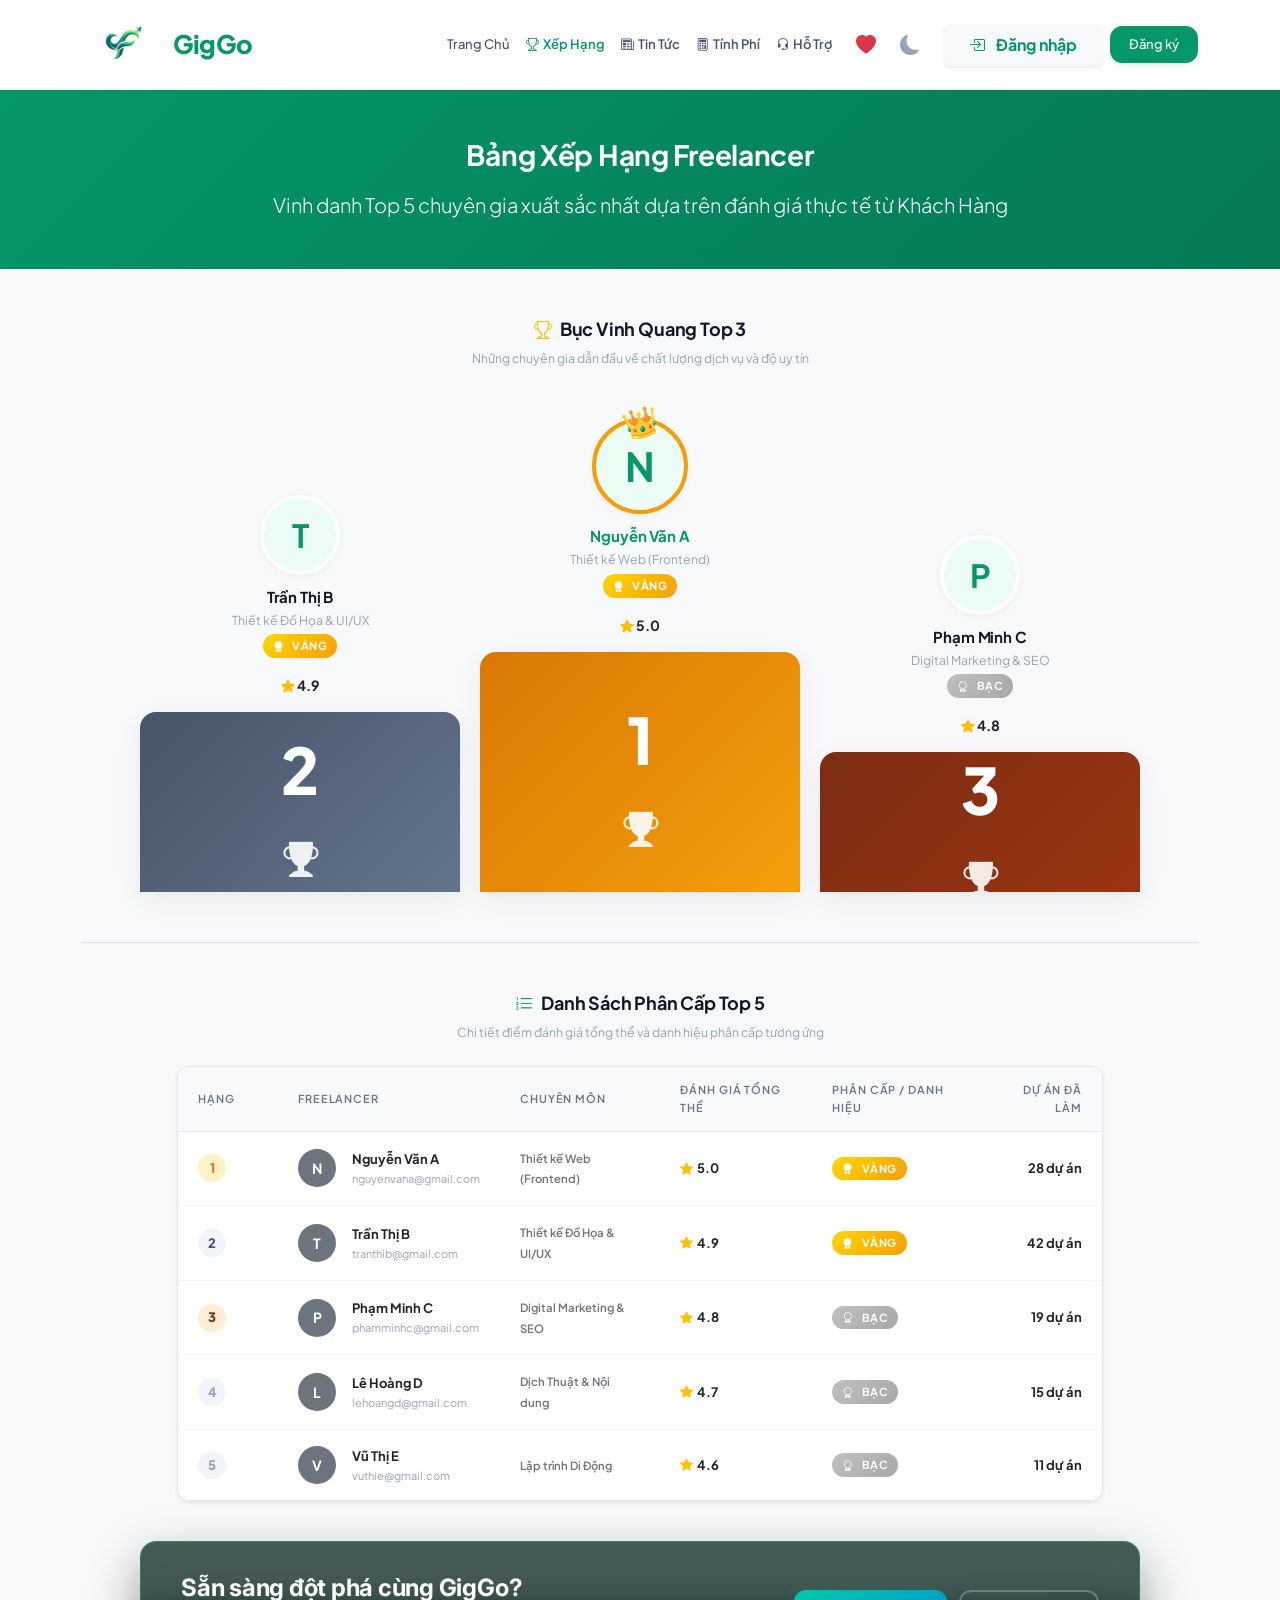
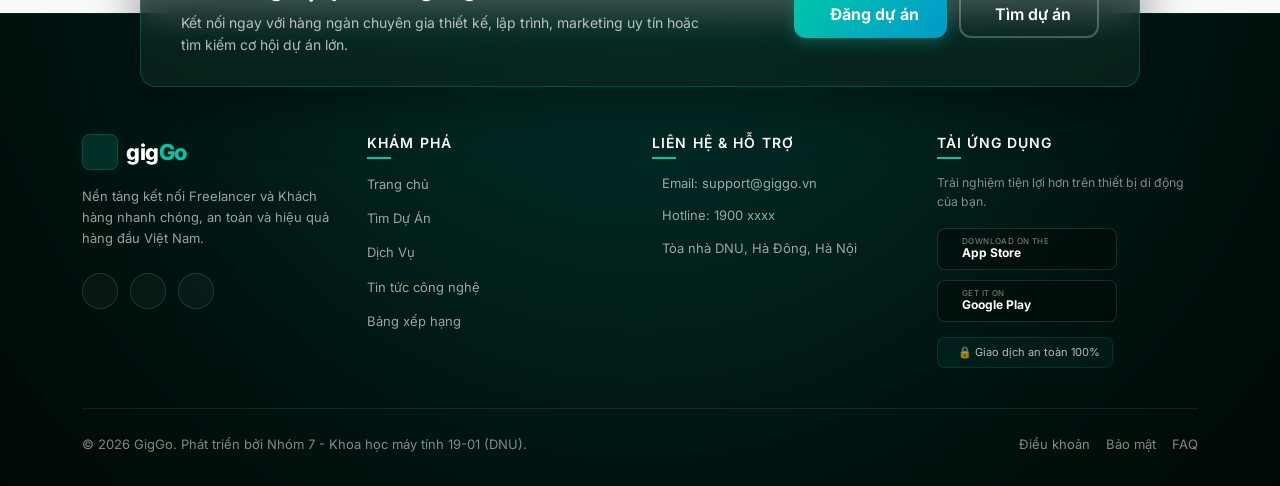
<file: rankings.html>
<!DOCTYPE html>
<html lang="vi">
<head>
    <meta charset="UTF-8">
    <meta name="viewport" content="width=device-width, initial-scale=1.0">
    <title>Bảng Xếp Hạng Freelancer - GigGo</title>
    <!-- Bootstrap 5 CSS -->
    <link href="https://cdn.jsdelivr.net/npm/bootstrap@5.3.0/dist/css/bootstrap.min.css" rel="stylesheet">
    <!-- Google Fonts -->
    <link href="https://fonts.googleapis.com/css2?family=Inter:wght@300;400;500;600;700;800&display=swap" rel="stylesheet">
    <!-- Bootstrap Icons -->
    <link rel="stylesheet" href="https://cdn.jsdelivr.net/npm/bootstrap-icons@1.11.1/font/bootstrap-icons.css">
    <!-- Custom CSS -->
    <link rel="stylesheet" href="css/style.css">
    <style>
        /* Custom styles for Rankings Podium */
        .podium-container {
            display: flex;
            align-items: flex-end;
            justify-content: center;
            gap: 20px;
            margin: 50px 0;
            flex-wrap: wrap;
        }
        .podium-col {
            display: flex;
            flex-direction: column;
            align-items: center;
            flex: 1;
            min-width: 250px;
            max-width: 320px;
            text-align: center;
        }
        .podium-block {
            width: 100%;
            border-radius: 16px 16px 0 0;
            display: flex;
            flex-direction: column;
            align-items: center;
            justify-content: center;
            color: white;
            font-weight: 800;
            font-size: 4rem;
            position: relative;
            box-shadow: var(--shadow-md);
            overflow: hidden;
            transition: var(--transition-smooth);
        }
        .podium-block:hover {
            transform: translateY(-4px);
        }
        .podium-1 {
            height: 240px;
            background: linear-gradient(135deg, #d97706 0%, #f59e0b 100%);
            z-index: 3;
        }
        .podium-2 {
            height: 180px;
            background: linear-gradient(135deg, #475569 0%, #64748b 100%);
            z-index: 2;
        }
        .podium-3 {
            height: 140px;
            background: linear-gradient(135deg, #7c2d12 0%, #9a3412 100%);
            z-index: 1;
        }
        .podium-avatar {
            width: 80px;
            height: 80px;
            border-radius: 50%;
            border: 4px solid white;
            background-color: var(--brand-primary-lt);
            color: var(--brand-primary);
            font-size: 2rem;
            font-weight: 700;
            display: flex;
            align-items: center;
            justify-content: center;
            box-shadow: var(--shadow-sm);
            margin-bottom: 12px;
            position: relative;
        }
        .podium-avatar-1 {
            width: 96px;
            height: 96px;
            border-color: #f59e0b;
            font-size: 2.5rem;
        }
        .podium-crown {
            position: absolute;
            top: -24px;
            font-size: 1.8rem;
            transform: rotate(-15deg);
        }
        .cup-icon {
            font-size: 2.2rem;
            opacity: 0.9;
            margin-top: 10px;
        }
        /* Custom Table Highlights */
        .rank-badge {
            width: 28px;
            height: 28px;
            border-radius: 50%;
            display: inline-flex;
            align-items: center;
            justify-content: center;
            font-weight: 800;
            font-size: 13px;
        }
        .rank-1-badge { background-color: #fef3c7; color: #d97706; }
        .rank-2-badge { background-color: #f1f5f9; color: #475569; }
        .rank-3-badge { background-color: #ffedd5; color: #7c2d12; }
        .rank-other-badge { background-color: #f1f5f9; color: #94a3b8; }
    </style>
</head>
<body class="bg-light text-dark d-flex flex-column min-vh-100">
    <!-- Navbar Component -->
    <nav class="navbar navbar-expand-lg navbar-light bg-white shadow-sm sticky-top">
        <div class="container">
            <a class="navbar-brand fw-bold d-flex align-items-center gap-2" href="index.html">
                <img src="img/logo-giggo.png" alt="GigGo Logo" height="45">
                <span class="text-primary">GigGo</span>
            </a>
            <button class="navbar-toggler" type="button" data-bs-toggle="collapse" data-bs-target="#navbarNav">
                <span class="navbar-toggler-icon"></span>
            </button>
            <div class="collapse navbar-collapse" id="navbarNav">
                <ul class="navbar-nav ms-auto">
                    <li class="nav-item">
                        <a class="nav-link" href="index.html">Trang Chủ</a>
                    </li>
                    <li class="nav-item">
                        <a class="nav-link active fw-semibold" href="rankings.html"><i class="bi bi-trophy me-1"></i>Xếp Hạng</a>
                    </li>
                    <li class="nav-item">
                        <a class="nav-link fw-semibold" href="news.html"><i class="bi bi-newspaper me-1"></i>Tin Tức</a>
                    </li>
                    <li class="nav-item">
                        <a class="nav-link fw-semibold" href="news.html#calculatorSection"><i class="bi bi-calculator me-1"></i>Tính Phí</a>
                    </li>
                    <li class="nav-item">
                        <a class="nav-link fw-semibold" href="support.html"><i class="bi bi-headset me-1"></i>Hỗ Trợ</a>
                    </li>
                </ul>
            </div>
        </div>
    </nav>

    <!-- Header Section -->
    <header class="bg-primary text-white py-5 mb-5 text-center" style="background: linear-gradient(135deg, var(--primary-color) 0%, var(--primary-hover) 100%);">
        <div class="container">
            <h1 class="fw-bold mb-3 text-white">Bảng Xếp Hạng Freelancer</h1>
            <p class="lead mb-0 text-white opacity-90">Vinh danh Top 5 chuyên gia xuất sắc nhất dựa trên đánh giá thực tế từ Khách Hàng</p>
        </div>
    </header>

    <!-- Main Content Container -->
    <main class="container mb-5">
        <!-- Section 1: Podium View (Top 3) -->
        <section class="mb-5">
            <div class="text-center mb-4">
                <h3 class="fw-bold"><i class="bi bi-trophy text-warning me-2"></i>Bục Vinh Quang Top 3</h3>
                <p class="text-muted small">Những chuyên gia dẫn đầu về chất lượng dịch vụ và độ uy tín</p>
            </div>
            
            <div class="podium-container" id="leaderboardPodium">
                <!-- Injected dynamically by js/rankings.js -->
                <div class="text-center text-muted py-5 w-100">
                    <span class="spinner-border spinner-border-sm me-2"></span> Đang tải bảng xếp hạng...
                </div>
            </div>
        </section>

        <!-- Section 2: Detailed Rankings Table (Top 5) -->
        <section class="py-5 border-top">
            <div class="text-center mb-4">
                <h3 class="fw-bold"><i class="bi bi-list-ol text-primary me-2"></i>Danh Sách Phân Cấp Top 5</h3>
                <p class="text-muted small">Chi tiết điểm đánh giá tổng thể và danh hiệu phân cấp tương ứng</p>
            </div>

            <div class="row justify-content-center">
                <div class="col-lg-10">
                    <div class="table-responsive shadow-sm">
                        <table class="table table-hover align-middle mb-0">
                            <thead class="table-light">
                                <tr>
                                    <th style="width: 100px;">Hạng</th>
                                    <th>Freelancer</th>
                                    <th>Chuyên Môn</th>
                                    <th>Đánh Giá Tổng Thể</th>
                                    <th>Phân Cấp / Danh Hiệu</th>
                                    <th class="text-end">Dự Án Đã Làm</th>
                                </tr>
                            </thead>
                            <tbody id="rankingsTableBody">
                                <!-- Injected dynamically by js/rankings.js -->
                                <tr>
                                    <td colspan="6" class="text-center py-4 text-muted">
                                        <span class="spinner-border spinner-border-sm me-2"></span> Đang tải danh sách...
                                    </td>
                                </tr>
                            </tbody>
                        </table>
                    </div>
                </div>
            </div>
        </section>
    </main>

    <!-- Premium Footer Component -->
    <footer class="premium-footer mt-auto">
      <!-- Floating CTA Card -->
      <div class="premium-footer-cta">
        <div class="premium-footer-cta-card">
          <div class="row align-items-center">
            <div class="col-lg-7 text-start text-lg-start mb-3 mb-lg-0">
              <h4>Sẵn sàng đột phá cùng GigGo?</h4>
              <p>Kết nối ngay với hàng ngàn chuyên gia thiết kế, lập trình, marketing uy tín hoặc tìm kiếm cơ hội dự án lớn.</p>
            </div>
            <div class="col-lg-5 text-start text-lg-end">
              <a href="index.html" class="btn btn-cta-primary me-2"><i class="fa-solid fa-bolt me-2"></i>Đăng dự án</a>
              <a href="index.html#servicesContainer" class="btn btn-cta-outline"><i class="fa-solid fa-briefcase me-2"></i>Tìm dự án</a>
            </div>
          </div>
        </div>
      </div>

      <div class="container">
        <div class="row">
          <!-- Cột 1: Brand Info -->
          <div class="col-md-3 mb-4 mb-md-0">
            <div class="premium-footer-brand-logo">
              <div class="logo-icon">
                <i class="fa-solid fa-bolt"></i>
              </div>
              <div class="logo-text">gig<span>Go</span></div>
            </div>
            <p class="premium-footer-brand-desc">
              Nền tảng kết nối Freelancer và Khách hàng nhanh chóng, an toàn và hiệu quả hàng đầu Việt Nam.
            </p>
            <div class="premium-footer-socials">
              <a href="javascript:void(0)" class="premium-footer-social-btn"><i class="fab fa-facebook-f"></i></a>
              <a href="javascript:void(0)" class="premium-footer-social-btn"><i class="fab fa-linkedin-in"></i></a>
              <a href="javascript:void(0)" class="premium-footer-social-btn"><i class="fab fa-youtube"></i></a>
            </div>
          </div>

          <!-- Cột 2: Khám phá -->
          <div class="col-md-3 mb-4 mb-md-0">
            <h5>Khám phá</h5>
            <ul class="premium-footer-links">
              <li><a href="index.html" class="premium-footer-link">Trang chủ</a></li>
              <li><a href="index.html#servicesContainer" class="premium-footer-link">Tìm Dự Án</a></li>
              <li><a href="index.html#category" class="premium-footer-link">Dịch Vụ</a></li>
              <li><a href="news.html" class="premium-footer-link">Tin tức công nghệ</a></li>
              <li><a href="rankings.html" class="premium-footer-link">Bảng xếp hạng</a></li>
            </ul>
          </div>

          <!-- Cột 3: Liên hệ & Hỗ trợ -->
          <div class="col-md-3 mb-4 mb-md-0">
            <h5>Liên hệ & Hỗ trợ</h5>
            <div class="premium-footer-contact-info">
              <i class="fa-solid fa-envelope"></i>
              <span>Email: support@giggo.vn</span>
            </div>
            <div class="premium-footer-contact-info">
              <i class="fa-solid fa-phone"></i>
              <span>Hotline: 1900 xxxx</span>
            </div>
            <div class="premium-footer-contact-info">
              <i class="fa-solid fa-location-dot"></i>
              <span>Tòa nhà DNU, Hà Đông, Hà Nội</span>
            </div>
          </div>

          <!-- Cột 4: Tải ứng dụng & Tin cậy -->
          <div class="col-md-3">
            <h5>Tải ứng dụng</h5>
            <p class="small text-white-50 mb-3">Trải nghiệm tiện lợi hơn trên thiết bị di động của bạn.</p>
            <div class="premium-footer-app-badges">
              <a href="javascript:void(0)" onclick="Utils.showAlertDialog('Tải ứng dụng', 'Tính năng này hiện đang trong quá trình phát triển.', null, 'info')" class="premium-footer-app-badge">
                <i class="fab fa-apple"></i>
                <div class="premium-footer-app-badge-text">
                  <span class="small-text">Download on the</span>
                  <span class="big-text">App Store</span>
                </div>
              </a>
              <a href="javascript:void(0)" onclick="Utils.showAlertDialog('Tải ứng dụng', 'Tính năng này hiện đang trong quá trình phát triển.', null, 'info')" class="premium-footer-app-badge">
                <i class="fab fa-google-play"></i>
                <div class="premium-footer-app-badge-text">
                  <span class="small-text">Get it on</span>
                  <span class="big-text">Google Play</span>
                </div>
              </a>
            </div>
            <div class="premium-footer-trust-badge">
              <i class="fa-solid fa-shield-halved"></i>
              <span>🔒 Giao dịch an toàn 100%</span>
            </div>
          </div>
        </div>

        <!-- Bottom Bar -->
        <div class="premium-footer-bottom">
          <div class="row align-items-center">
            <div class="col-md-7 text-center text-md-start mb-3 mb-md-0">
              <p class="premium-footer-bottom-text">
                &copy; 2026 GigGo. Phát triển bởi Nhóm 7 - Khoa học máy tính 19-01 (DNU).
              </p>
            </div>
            <div class="col-md-5">
              <ul class="premium-footer-bottom-links">
                <li><a href="support.html" class="premium-footer-bottom-link">Điều khoản</a></li>
                <li><a href="support.html" class="premium-footer-bottom-link">Bảo mật</a></li>
                <li><a href="support.html" class="premium-footer-bottom-link">FAQ</a></li>
              </ul>
            </div>
          </div>
        </div>
      </div>
    </footer>

    <!-- JS Scripts -->
    <script src="https://code.jquery.com/jquery-3.7.0.min.js"></script>
    <script src="https://cdn.jsdelivr.net/npm/bootstrap@5.3.0/dist/js/bootstrap.bundle.min.js"></script>
    <script src="js/utils.js"></script>
    <script src="js/api.js"></script>
    <script src="js/auth.js"></script>
    <script src="js/rankings.js"></script>
</body>
</html>
</file>
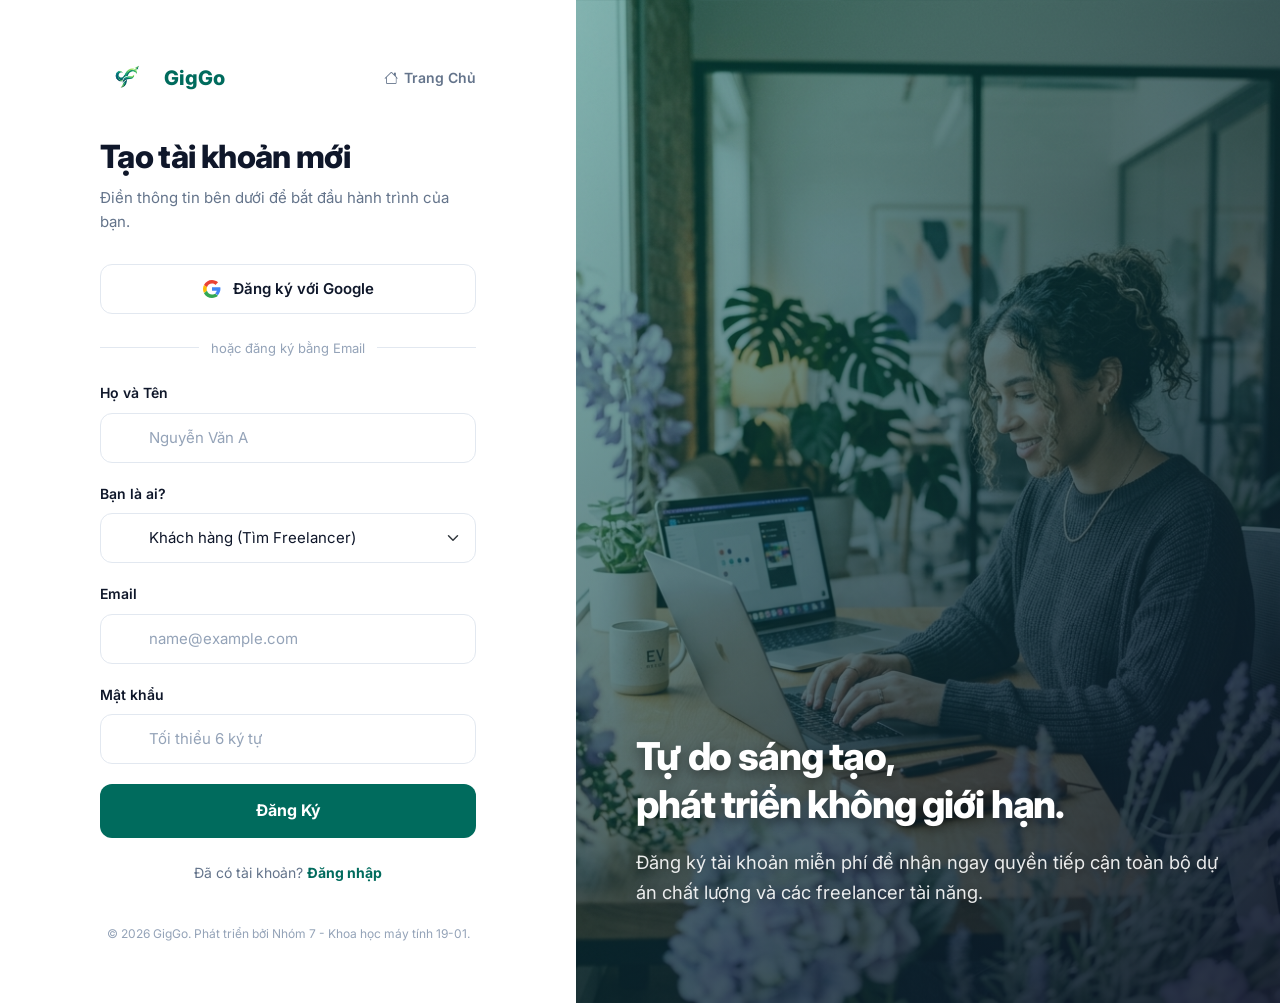
<file: register.html>
<!DOCTYPE html>
<html lang="vi">
<head>
    <meta charset="UTF-8">
    <meta name="viewport" content="width=device-width, initial-scale=1.0">
    <title>Đăng ký - GigGo</title>
    <!-- Bootstrap 5 CSS -->
    <link href="https://cdn.jsdelivr.net/npm/bootstrap@5.3.0/dist/css/bootstrap.min.css" rel="stylesheet">
    <!-- Google Fonts -->
    <link href="https://fonts.googleapis.com/css2?family=Inter:wght@300;400;500;600;700;800&display=swap" rel="stylesheet">
    <!-- Bootstrap Icons -->
    <link rel="stylesheet" href="https://cdn.jsdelivr.net/npm/bootstrap-icons@1.11.1/font/bootstrap-icons.css">
    <!-- Custom CSS -->
    <link rel="stylesheet" href="css/style.css">
    <!-- Custom Auth CSS -->
    <link rel="stylesheet" href="css/auth.css">
</head>
<body class="auth-body-layout">

    <div class="auth-container">
        <!-- Form Side (Left) -->
        <div class="auth-form-panel">
            <!-- Top Nav inside form panel -->
            <div class="auth-header-nav">
                <a class="auth-logo-link" href="index.html">
                    <img src="img/logo-giggo.png" alt="GigGo Logo" height="36">
                    <span>GigGo</span>
                </a>
                <a class="auth-nav-btn" href="index.html">
                    <i class="bi bi-house"></i> Trang Chủ
                </a>
            </div>

            <!-- Central Form Content -->
            <div class="auth-form-content">
                <!-- Step 1 Header -->
                <div id="step1Header">
                    <h1 class="auth-form-title">Tạo tài khoản mới</h1>
                    <p class="auth-form-subtitle">Điền thông tin bên dưới để bắt đầu hành trình của bạn.</p>
                </div>

                <!-- Step 2 Header -->
                <div id="step2Header" class="d-none">
                    <h1 class="auth-form-title">Thông tin cá nhân</h1>
                    <p class="auth-form-subtitle">Hãy hoàn thiện hồ sơ của bạn để thu hút nhà tuyển dụng/đối tác tốt hơn.</p>
                </div>

                <!-- Alerts -->
                <div id="registerAlert" class="alert alert-danger d-none" role="alert"></div>
                <div id="registerSuccess" class="alert alert-success d-none" role="alert">
                    Đăng ký thành công! Đang chuyển hướng...
                </div>

                <!-- Step 1 Form -->
                <form id="registerForm" novalidate>
                    <!-- Google sign up button -->
                    <button type="button" class="btn-auth-google mb-4">
                        <svg xmlns="http://www.w3.org/2000/svg" viewBox="0 0 48 48" width="18px" height="18px">
                            <path fill="#EA4335" d="M24 9.5c3.54 0 6.71 1.22 9.21 3.6l6.85-6.85C35.9 2.38 30.47 0 24 0 14.62 0 6.51 5.38 2.56 13.22l7.98 6.19C12.43 13.72 17.74 9.5 24 9.5z"/>
                            <path fill="#4285F4" d="M46.5 24c0-1.61-.15-3.16-.42-4.68H24v9.09h12.72c-.55 2.87-2.17 5.3-4.61 6.94l7.2 5.58C43.5 35.8 46.5 30.34 46.5 24z"/>
                            <path fill="#FBBC05" d="M10.54 28.59c-.48-1.45-.76-2.99-.76-4.59s.27-3.14.76-4.59l-7.98-6.19C.92 16.46 0 20.12 0 24c0 3.88.92 7.54 2.56 10.78l7.98-6.19z"/>
                            <path fill="#34A853" d="M24 48c6.48 0 11.93-2.13 15.89-5.81l-7.2-5.58c-2.01 1.34-4.59 2.14-8.69 2.14-6.26 0-11.57-4.22-13.46-9.91l-7.98 6.19C6.51 42.62 14.62 48 24 48z"/>
                        </svg>
                        <span>Đăng ký với Google</span>
                    </button>

                    <div class="auth-divider">hoặc đăng ký bằng Email</div>

                    <!-- Fields: Name and Role -->
                    <div class="auth-form-group">
                        <label for="name" class="auth-form-label">Họ và Tên</label>
                        <div class="auth-input-group">
                            <span class="auth-input-icon"><i class="bi bi-person"></i></span>
                            <input type="text" class="auth-form-control" id="name" required placeholder="Nguyễn Văn A">
                        </div>
                        <div class="auth-feedback-invalid" id="nameError"></div>
                    </div>

                    <div class="auth-form-group">
                        <label for="role" class="auth-form-label">Bạn là ai?</label>
                        <div class="auth-input-group">
                            <span class="auth-input-icon"><i class="bi bi-person-badge"></i></span>
                            <select class="auth-form-control" id="role" required>
                                <option value="client">Khách hàng (Tìm Freelancer)</option>
                                <option value="freelancer">Freelancer (Tìm việc)</option>
                            </select>
                        </div>
                        <div class="auth-feedback-invalid" id="roleError"></div>
                    </div>

                    <!-- Skills (shown for freelancers) -->
                    <div class="auth-form-group d-none" id="skillsWrapper">
                        <label for="skills" class="auth-form-label">Kỹ năng chuyên môn</label>
                        <div class="auth-input-group">
                            <span class="auth-input-icon"><i class="bi bi-tools"></i></span>
                            <input type="text" class="auth-form-control" id="skills" placeholder="VD: HTML, CSS, React, Photoshop">
                        </div>
                        <div class="auth-feedback-invalid" id="skillsError"></div>
                    </div>

                    <div class="auth-form-group">
                        <label for="email" class="auth-form-label">Email</label>
                        <div class="auth-input-group">
                            <span class="auth-input-icon"><i class="bi bi-envelope"></i></span>
                            <input type="email" class="auth-form-control" id="email" required placeholder="name@example.com">
                        </div>
                        <div class="auth-feedback-invalid" id="emailRegError"></div>
                    </div>

                    <div class="auth-form-group">
                        <label for="password" class="auth-form-label">Mật khẩu</label>
                        <div class="auth-input-group">
                            <span class="auth-input-icon"><i class="bi bi-lock"></i></span>
                            <input type="password" class="auth-form-control" id="password" required placeholder="Tối thiểu 6 ký tự">
                        </div>
                        <div class="auth-feedback-invalid" id="passwordRegError"></div>
                    </div>

                    <button type="submit" class="btn-auth-submit" id="btnRegister">Đăng Ký</button>

                    <div class="auth-switch-text">
                        <span>Đã có tài khoản?</span>
                        <a href="login.html" class="auth-switch-link">Đăng nhập</a>
                    </div>
                </form>

                <!-- Step 2 Form (Hidden initially) -->
                <form id="profileSetupForm" class="d-none" novalidate>
                    <!-- Row: Phone & Location -->
                    <div class="auth-row-fields">
                        <div class="auth-form-group auth-col-field">
                            <label for="phone" class="auth-form-label">Số điện thoại</label>
                            <div class="auth-input-group">
                                <span class="auth-input-icon"><i class="bi bi-telephone"></i></span>
                                <input type="tel" class="auth-form-control" id="phone" placeholder="VD: 0987654321">
                            </div>
                        </div>
                        
                        <div class="auth-form-group auth-col-field">
                            <label for="location" class="auth-form-label">Địa chỉ / Thành phố</label>
                            <div class="auth-input-group">
                                <span class="auth-input-icon"><i class="bi bi-geo-alt"></i></span>
                                <input type="text" class="auth-form-control" id="location" placeholder="VD: Hà Nội, Việt Nam">
                            </div>
                        </div>
                    </div>

                    <!-- Freelancer extra fields -->
                    <div class="auth-row-fields d-none" id="freelancerExtraFields">
                        <div class="auth-form-group auth-col-field">
                            <label for="hourlyRate" class="auth-form-label">Mức giá theo giờ (VNĐ)</label>
                            <div class="auth-input-group">
                                <span class="auth-input-icon"><i class="bi bi-cash-stack"></i></span>
                                <input type="number" class="auth-form-control" id="hourlyRate" placeholder="VD: 150000">
                            </div>
                        </div>
                        
                        <div class="auth-form-group auth-col-field">
                            <label for="experienceYears" class="auth-form-label">Số năm kinh nghiệm</label>
                            <div class="auth-input-group">
                                <span class="auth-input-icon"><i class="bi bi-briefcase"></i></span>
                                <input type="number" class="auth-form-control" id="experienceYears" placeholder="VD: 3">
                            </div>
                        </div>
                    </div>

                    <!-- Client extra fields -->
                    <div class="auth-form-group d-none" id="clientExtraFields">
                        <label for="companyName" class="auth-form-label">Tên công ty / Tổ chức</label>
                        <div class="auth-input-group">
                            <span class="auth-input-icon"><i class="bi bi-building"></i></span>
                            <input type="text" class="auth-form-control" id="companyName" placeholder="VD: Công ty TNHH GigGo Việt Nam">
                        </div>
                    </div>

                    <!-- Bio -->
                    <div class="auth-form-group">
                        <label for="bio" class="auth-form-label">Giới thiệu bản thân / Bio</label>
                        <textarea class="auth-form-control auth-form-control-no-icon" id="bio" rows="3" placeholder="Nhập một vài dòng giới thiệu về bản thân hoặc doanh nghiệp của bạn..."></textarea>
                    </div>

                    <div class="d-grid gap-2">
                        <button type="submit" class="btn-auth-submit" id="btnSaveProfile">Hoàn Tất Hồ Sơ</button>
                        <button type="button" class="btn btn-link text-muted btn-sm text-decoration-none" id="btnSkipProfile">Bỏ qua bước này</button>
                    </div>
                </form>
            </div>

            <!-- Bottom Copyright -->
            <div class="auth-footer-copyright">
                &copy; 2026 GigGo. Phát triển bởi Nhóm 7 - Khoa học máy tính 19-01.
            </div>
        </div>

        <!-- Visual Side (Right) -->
        <div class="auth-visual-panel">
            <!-- Background Slideshow -->
            <div class="auth-slideshow">
                <div class="auth-slide active" style="background-image: url('img/auth-bg-1.png');"></div>
                <div class="auth-slide" style="background-image: url('img/auth-bg-2.png');"></div>
                <div class="auth-slide" style="background-image: url('img/auth-bg-3.png');"></div>
            </div>
            
            <div class="auth-visual-overlay"></div>
            
            <!-- Text Content Slideshow -->
            <div class="auth-visual-content">
                <div class="auth-text-slide active">
                    <h2 class="auth-visual-title">Tự do sáng tạo,<br>phát triển không giới hạn.</h2>
                    <p class="auth-visual-subtitle">Đăng ký tài khoản miễn phí để nhận ngay quyền tiếp cận toàn bộ dự án chất lượng và các freelancer tài năng.</p>
                </div>
                <div class="auth-text-slide">
                    <h2 class="auth-visual-title">Tìm kiếm freelancer,<br>hoàn thành dự án nhanh chóng.</h2>
                    <p class="auth-visual-subtitle">Kết nối trực tiếp với những chuyên gia hàng đầu để thực hiện hóa mọi ý tưởng của bạn.</p>
                </div>
                <div class="auth-text-slide">
                    <h2 class="auth-visual-title">Làm việc uy tín,<br>bảo mật giao dịch.</h2>
                    <p class="auth-visual-subtitle">Quy trình ký quỹ an toàn và minh bạch giúp bảo vệ quyền lợi hợp tác của hai bên.</p>
                </div>
            </div>
        </div>
    </div>

    <!-- jQuery Library (REQUIRED for effects) -->
    <script src="https://code.jquery.com/jquery-3.7.0.min.js"></script>
    <!-- Bootstrap 5 JS Bundle -->
    <script src="https://cdn.jsdelivr.net/npm/bootstrap@5.3.0/dist/js/bootstrap.bundle.min.js"></script>
    <!-- Vanilla JS Scripts -->
    <script src="js/utils.js"></script>
    <script src="js/api.js"></script>
    <script src="js/auth.js"></script>
    <script>
        // jQuery Slideshow for Background & Text
        $(document).ready(function() {
            let currentSlide = 0;
            const slides = $('.auth-slide');
            const textSlides = $('.auth-text-slide');
            const slideCount = slides.length;

            if (slideCount > 0) {
                setInterval(function() {
                    // Fade out current slide & text
                    $(slides[currentSlide]).removeClass('active');
                    $(textSlides[currentSlide]).removeClass('active');

                    // Next slide
                    currentSlide = (currentSlide + 1) % slideCount;

                    // Fade in next slide & text
                    $(slides[currentSlide]).addClass('active');
                    $(textSlides[currentSlide]).addClass('active');
                }, 2400);
            }

            // Google Sign Up Button Toast Notification
            $('.btn-auth-google').on('click', function(e) {
                e.preventDefault();
                Utils.showToast('Chức năng này đang trong quá trình phát triển.', 'info');
            });
        });

        document.addEventListener('DOMContentLoaded', () => {
            if (Auth.isLoggedIn()) {
                window.location.href = Auth.getDashboardUrl(Auth.getCurrentUser().role);
            }

            // Xử lý ẩn hiện Skills Wrapper bằng jQuery Slide Effects
            $('#role').on('change', function() {
                if (this.value === 'freelancer') {
                    $('#skillsWrapper').hide().removeClass('d-none').slideDown(300);
                } else {
                    $('#skillsWrapper').slideUp(300, function() {
                        $(this).addClass('d-none');
                    });
                }
            });

            const registerForm = document.getElementById('registerForm');
            const alertBox = document.getElementById('registerAlert');
            const successBox = document.getElementById('registerSuccess');
            const btnRegister = document.getElementById('btnRegister');

            registerForm.addEventListener('submit', (e) => {
                e.preventDefault();
                alertBox.classList.add('d-none');
                
                const nameInput = document.getElementById('name');
                const roleInput = document.getElementById('role');
                const skillsInput = document.getElementById('skills');
                const emailInput = document.getElementById('email');
                const passwordInput = document.getElementById('password');
                
                // Reset validation state
                [nameInput, roleInput, emailInput, passwordInput].forEach(el => el.classList.remove('is-invalid'));
                document.getElementById('nameError').textContent = '';
                document.getElementById('roleError').textContent = '';
                document.getElementById('skillsError').textContent = '';
                document.getElementById('emailRegError').textContent = '';
                document.getElementById('passwordRegError').textContent = '';
                
                const name = nameInput.value.trim();
                const role = roleInput.value;
                const skills = skillsInput.value.trim();
                const email = emailInput.value.trim();
                const password = passwordInput.value.trim();
                let hasError = false;

                // Validate name
                if (!name) {
                    nameInput.classList.add('is-invalid');
                    document.getElementById('nameError').textContent = 'Họ tên không được để trống.';
                    hasError = true;
                }

                // Validate role
                if (!role) {
                    roleInput.classList.add('is-invalid');
                    document.getElementById('roleError').textContent = 'Vui lòng chọn vai trò.';
                    hasError = true;
                }

                // Validate skills if freelancer
                if (role === 'freelancer' && !skills) {
                    skillsInput.classList.add('is-invalid');
                    document.getElementById('skillsError').textContent = 'Vui lòng nhập kỹ năng chuyên môn.';
                    hasError = true;
                }

                // Validate email
                if (!email) {
                    emailInput.classList.add('is-invalid');
                    document.getElementById('emailRegError').textContent = 'Email không được để trống.';
                    hasError = true;
                } else {
                    const emailRegex = /^[^\s@]+@[^\s@]+\.[^\s@]+$/;
                    if (!emailRegex.test(email)) {
                        emailInput.classList.add('is-invalid');
                        document.getElementById('emailRegError').textContent = 'Email không đúng định dạng.';
                        hasError = true;
                    }
                }

                // Validate password
                if (!password) {
                    passwordInput.classList.add('is-invalid');
                    document.getElementById('passwordRegError').textContent = 'Mật khẩu không được để trống.';
                    hasError = true;
                } else if (password.length < 6) {
                    passwordInput.classList.add('is-invalid');
                    document.getElementById('passwordRegError').textContent = 'Mật khẩu phải có ít nhất 6 ký tự.';
                    hasError = true;
                }

                if (hasError) return;

                btnRegister.disabled = true;
                btnRegister.innerHTML = '<span class="spinner-border spinner-border-sm" role="status" aria-hidden="true"></span> Đang xử lý...';

                // Kiểm tra trùng lặp email bằng cách lấy danh sách người dùng trước
                api.get('/users')
                    .then(users => {
                        const isEmailDuplicate = Array.isArray(users) && users.some(u => u.email && u.email.toLowerCase() === email.toLowerCase());
                        
                        if (isEmailDuplicate) {
                            emailInput.classList.add('is-invalid');
                            document.getElementById('emailRegError').textContent = 'Email này đã được sử dụng. Vui lòng chọn email khác.';
                            btnRegister.disabled = false;
                            btnRegister.textContent = 'Đăng Ký';
                            return Promise.reject(new Error('EMAIL_DUPLICATE'));
                        }

                        const newUser = {
                            name: name,
                            role: role,
                            email: email,
                            password: password, 
                            skills: role === 'freelancer' ? skills : '',
                            createdAt: new Date().toISOString(),
                            ipAddress: localStorage.getItem('visitorIp') || '113.161.42.100',
                            deviceId: Auth.getOrCreateDeviceId(),
                            ipBanned: false,
                            status: 'active'
                        };

                        return api.post('/users', newUser);
                    })
                    .then(response => {
                        if (!response) return; // Nếu bị reject do trùng email thì ko làm tiếp
                        
                        // Tự động đăng nhập
                        Auth.setCurrentUser(response);
                        
                        if (typeof Utils !== 'undefined' && Utils.logAudit) {
                            Utils.logAudit('Đăng ký', `Người dùng ${response.name} (${response.role}) đăng ký tài khoản thành công.`);
                        }
                        
                        successBox.textContent = 'Đăng ký thành công! Hãy cập nhật thêm thông tin cá nhân dưới đây.';
                        successBox.classList.remove('d-none');
                        
                        // Chuyển sang Bước 2 bằng hiệu ứng jQuery
                        setTimeout(() => {
                            successBox.classList.add('d-none');
                            
                            // Sử dụng jQuery fadeOut để ẩn form và tiêu đề Bước 1
                            $('#step1Header, #registerForm').fadeOut(400, function() {
                                // Sau khi ẩn xong, hiển thị tiêu đề và form Bước 2 bằng fadeIn
                                $('#step2Header, #profileSetupForm').hide().removeClass('d-none').fadeIn(400);
                                
                                // Hiển thị các trường đặc thù theo vai trò
                                if (response.role === 'freelancer') {
                                    $('#freelancerExtraFields').hide().removeClass('d-none').fadeIn(400);
                                } else if (response.role === 'client') {
                                    $('#clientExtraFields').hide().removeClass('d-none').fadeIn(400);
                                }
                            });
                            
                            // Lưu ID và vai trò để xử lý cập nhật
                            const profileForm = document.getElementById('profileSetupForm');
                            profileForm.setAttribute('data-user-id', response.id);
                            profileForm.setAttribute('data-user-role', response.role);
                        }, 1500);
                    })
                    .catch(err => {
                        if (err.message === 'EMAIL_DUPLICATE') {
                            // Đã xử lý hiển thị lỗi phía trên, không cần hiện alert cảnh báo chung
                            return;
                        }
                        console.error(err);
                        alertBox.textContent = 'Đăng ký không thành công. Vui lòng kiểm tra lại kết nối hoặc email đã được sử dụng.';
                        alertBox.classList.remove('d-none');
                        btnRegister.disabled = false;
                        btnRegister.textContent = 'Đăng Ký';
                    });
            });

            // Xử lý Lưu Bước 2 (Cập nhật thông tin cá nhân)
            const profileSetupForm = document.getElementById('profileSetupForm');
            profileSetupForm.addEventListener('submit', (e) => {
                e.preventDefault();
                alertBox.classList.add('d-none');
                
                const userId = profileSetupForm.getAttribute('data-user-id');
                const userRole = profileSetupForm.getAttribute('data-user-role');
                const btnSave = document.getElementById('btnSaveProfile');
                
                btnSave.disabled = true;
                btnSave.innerHTML = '<span class="spinner-border spinner-border-sm" role="status" aria-hidden="true"></span> Đang lưu...';
                
                const updatedData = {
                    phone: document.getElementById('phone').value.trim(),
                    location: document.getElementById('location').value.trim(),
                    bio: document.getElementById('bio').value.trim()
                };
                
                if (userRole === 'freelancer') {
                    updatedData.hourlyRate = parseFloat(document.getElementById('hourlyRate').value) || 0;
                    updatedData.experienceYears = parseInt(document.getElementById('experienceYears').value) || 0;
                } else if (userRole === 'client') {
                    updatedData.companyName = document.getElementById('companyName').value.trim();
                }
                
                api.put('/users/' + userId, updatedData)
                    .then(updatedUser => {
                        // Cập nhật lại thông tin user đã đăng nhập trong localStorage
                        const currentUser = Auth.getCurrentUser();
                        const mergedUser = Object.assign({}, currentUser, updatedUser);
                        Auth.setCurrentUser(mergedUser);
                        
                        successBox.textContent = 'Cập nhật thông tin thành công! Đang chuyển hướng đến trang quản trị...';
                        successBox.classList.remove('d-none');
                        
                        setTimeout(() => {
                            window.location.href = Auth.getDashboardUrl(userRole);
                        }, 1500);
                    })
                    .catch(err => {
                        console.error(err);
                        alertBox.textContent = 'Có lỗi xảy ra khi lưu thông tin. Đang chuyển hướng đến trang quản trị...';
                        alertBox.classList.remove('d-none');
                        setTimeout(() => {
                            window.location.href = Auth.getDashboardUrl(userRole);
                        }, 2000);
                    });
            });
            
            // Xử lý nút Bỏ qua bước này
            document.getElementById('btnSkipProfile').addEventListener('click', () => {
                const userRole = profileSetupForm.getAttribute('data-user-role');
                window.location.href = Auth.getDashboardUrl(userRole);
            });
        });
    </script>
    <!-- Toast Notification Container -->
    <div aria-live="polite" aria-atomic="true" class="position-fixed top-0 end-0 p-3" style="z-index: 9999; max-width: 420px;" id="toastContainer"></div>
</body>
</html>
</file>
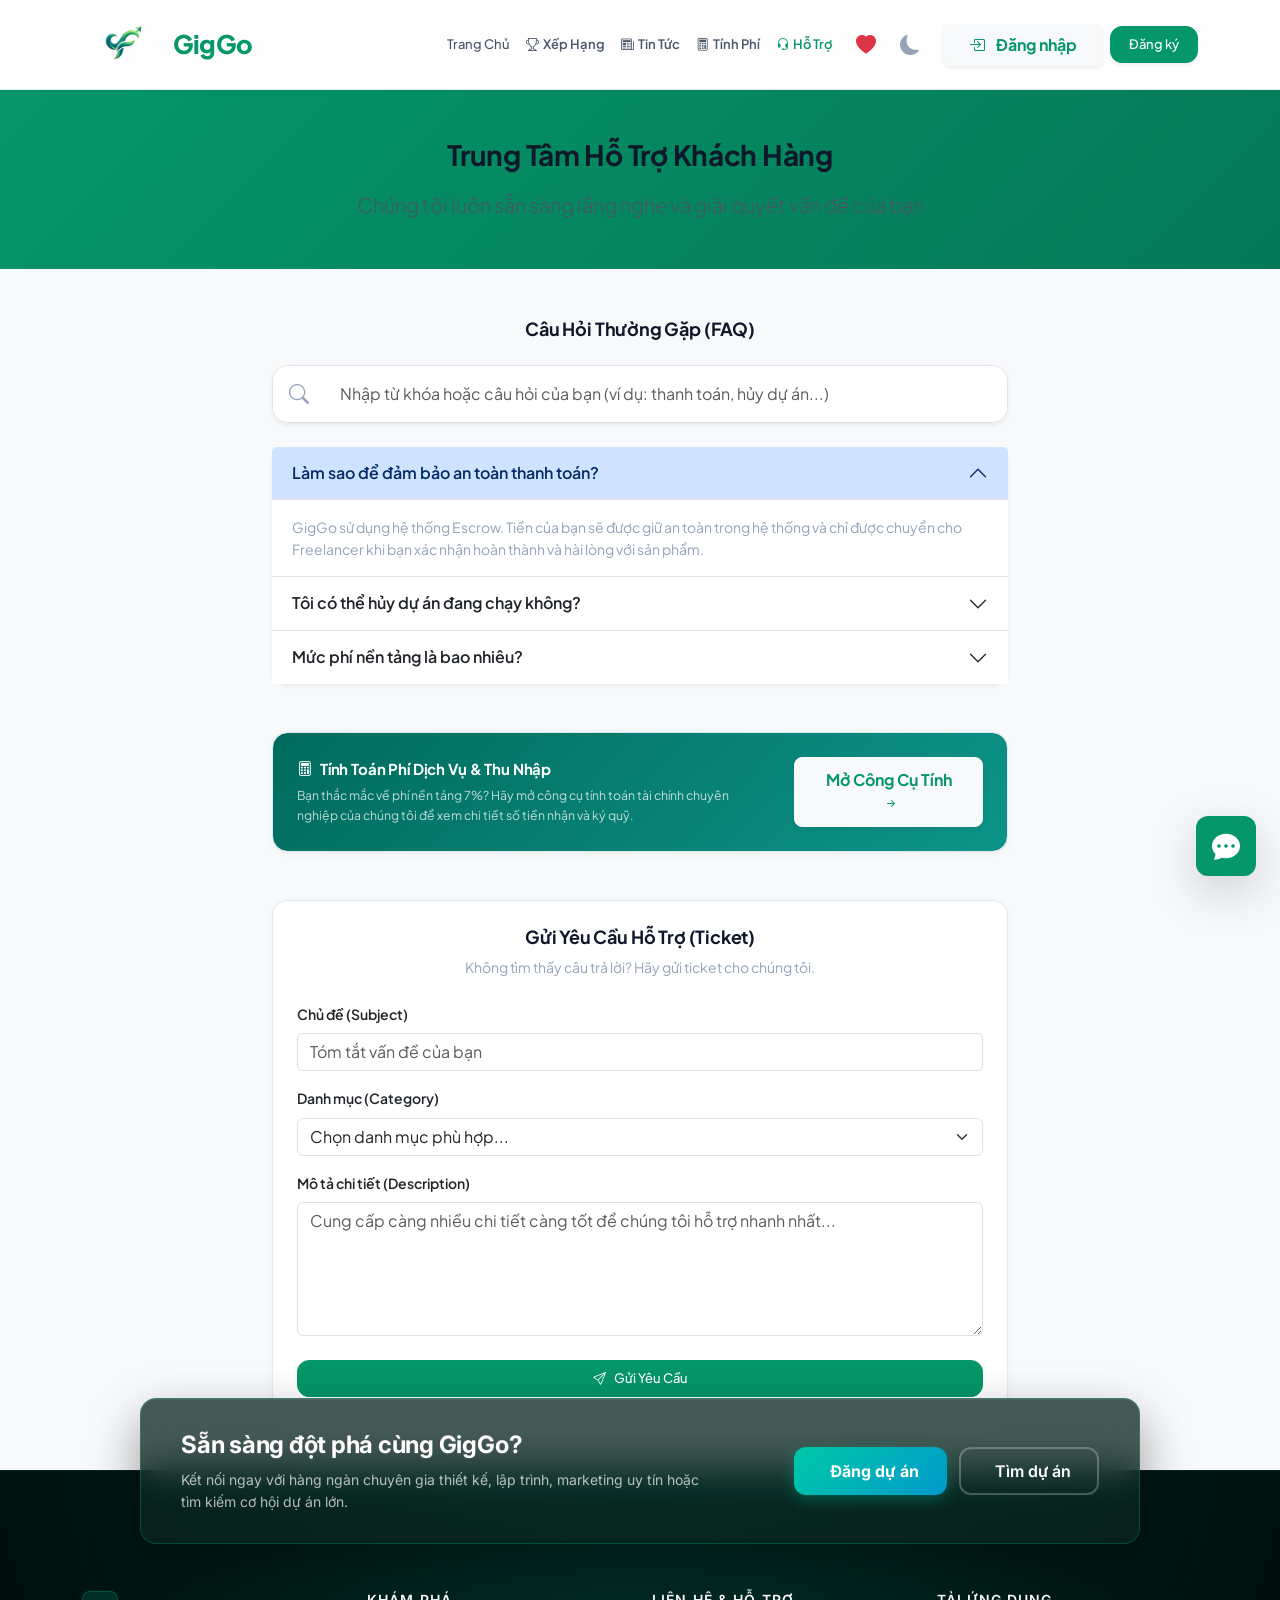
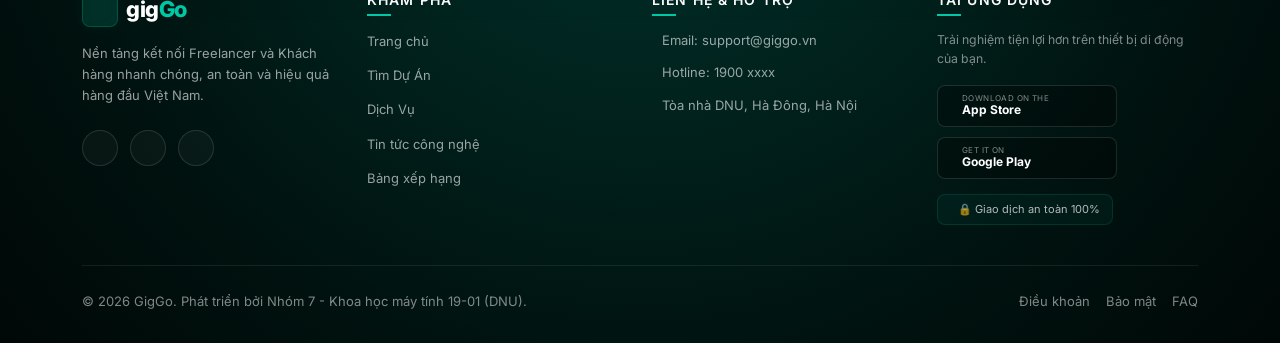
<file: support.html>
<!DOCTYPE html>
<html lang="vi">
<head>
    <meta charset="UTF-8">
    <meta name="viewport" content="width=device-width, initial-scale=1.0">
    <title>Trung Tâm Hỗ Trợ - GigGo</title>
    <link href="https://cdn.jsdelivr.net/npm/bootstrap@5.3.0/dist/css/bootstrap.min.css" rel="stylesheet">
    <link href="https://fonts.googleapis.com/css2?family=Inter:wght@300;400;500;600;700;800&display=swap" rel="stylesheet">
    <link rel="stylesheet" href="https://cdn.jsdelivr.net/npm/bootstrap-icons@1.11.1/font/bootstrap-icons.css">
    <link rel="stylesheet" href="css/style.css">
</head>
<body class="bg-light text-dark">
    <!-- Navbar Component -->
    <nav class="navbar navbar-expand-lg navbar-light bg-white shadow-sm sticky-top">
        <div class="container">
            <a class="navbar-brand fw-bold d-flex align-items-center gap-2" href="index.html">
                <img src="img/logo-giggo.png" alt="GigGo Logo" height="45">
                <span class="text-primary">GigGo</span>
            </a>
            <button class="navbar-toggler" type="button" data-bs-toggle="collapse" data-bs-target="#navbarNav">
                <span class="navbar-toggler-icon"></span>
            </button>
            <div class="collapse navbar-collapse" id="navbarNav">
                <ul class="navbar-nav ms-auto">
                    <li class="nav-item">
                        <a class="nav-link" href="index.html">Trang Chủ</a>
                    </li>
                    <li class="nav-item">
                        <a class="nav-link fw-semibold" href="rankings.html"
                            ><i class="bi bi-trophy me-1"></i>Xếp Hạng</a
                        >
                    </li>
                    <li class="nav-item">
                        <a class="nav-link fw-semibold" href="news.html"
                            ><i class="bi bi-newspaper me-1"></i>Tin Tức</a
                        >
                    </li>
                    <li class="nav-item">
                        <a class="nav-link fw-semibold" href="news.html#calculatorSection"
                            ><i class="bi bi-calculator me-1"></i>Tính Phí</a
                        >
                    </li>
                    <li class="nav-item">
                        <a class="nav-link active fw-semibold" href="support.html"><i class="bi bi-headset me-1"></i>Hỗ Trợ</a>
                    </li>
                </ul>
            </div>
        </div>
    </nav>

    <!-- Header Section -->
    <header class="bg-primary text-white py-5 mb-5 text-center" style="background: linear-gradient(135deg, var(--primary-color) 0%, var(--primary-hover) 100%);">
        <div class="container">
            <h1 class="fw-bold mb-3">Trung Tâm Hỗ Trợ Khách Hàng</h1>
            <p class="lead mb-0">Chúng tôi luôn sẵn sàng lắng nghe và giải quyết vấn đề của bạn</p>
        </div>
    </header>

    <main class="container mb-5">
        <div class="row justify-content-center">
            <div class="col-lg-8">
                
                <!-- FAQ Accordion -->
                <div class="mb-5">
                    <h3 class="fw-bold mb-4 text-center">Câu Hỏi Thường Gặp (FAQ)</h3>
                    
                    <!-- Search FAQ Input Group (Premium Realtime Suggestion) -->
                    <div class="mb-4 position-relative">
                        <div class="input-group input-group-lg shadow-sm rounded-4 overflow-hidden border">
                            <span class="input-group-text bg-white border-0"><i class="bi bi-search text-muted"></i></span>
                            <input type="text" id="faqSearchInput" class="form-control border-0 fs-6 py-3" placeholder="Nhập từ khóa hoặc câu hỏi của bạn (ví dụ: thanh toán, hủy dự án...)" autocomplete="off">
                            <button class="btn btn-white border-0 text-muted" type="button" id="faqSearchClearBtn" style="display: none;"><i class="bi bi-x-lg"></i></button>
                        </div>
                        <div id="faqSuggestions" class="list-group position-absolute w-100 shadow mt-1 z-3 rounded-3" style="display: none; max-height: 250px; overflow-y: auto;"></div>
                    </div>

                    <div class="accordion shadow-sm rounded-4 border-0" id="faqAccordion">
                        <div class="accordion-item border-0 border-bottom">
                            <h2 class="accordion-header">
                                <button class="accordion-button fw-semibold" type="button" data-bs-toggle="collapse" data-bs-target="#faq1" aria-expanded="true">
                                    Làm sao để đảm bảo an toàn thanh toán?
                                </button>
                            </h2>
                            <div id="faq1" class="accordion-collapse collapse show" data-bs-parent="#faqAccordion">
                                <div class="accordion-body text-muted">
                                    GigGo sử dụng hệ thống Escrow. Tiền của bạn sẽ được giữ an toàn trong hệ thống và chỉ được chuyển cho Freelancer khi bạn xác nhận hoàn thành và hài lòng với sản phẩm.
                                </div>
                            </div>
                        </div>
                        <div class="accordion-item border-0 border-bottom">
                            <h2 class="accordion-header">
                                <button class="accordion-button collapsed fw-semibold" type="button" data-bs-toggle="collapse" data-bs-target="#faq2">
                                    Tôi có thể hủy dự án đang chạy không?
                                </button>
                            </h2>
                            <div id="faq2" class="accordion-collapse collapse" data-bs-parent="#faqAccordion">
                                <div class="accordion-body text-muted">
                                    Bạn có thể yêu cầu hủy dự án nếu Freelancer không đáp ứng được yêu cầu hoặc vi phạm thời hạn (deadline). Trong trường hợp tranh chấp, Đội ngũ hỗ trợ của chúng tôi sẽ can thiệp.
                                </div>
                            </div>
                        </div>
                        <div class="accordion-item border-0">
                            <h2 class="accordion-header">
                                <button class="accordion-button collapsed fw-semibold" type="button" data-bs-toggle="collapse" data-bs-target="#faq3">
                                    Mức phí nền tảng là bao nhiêu?
                                </button>
                            </h2>
                            <div id="faq3" class="accordion-collapse collapse" data-bs-parent="#faqAccordion">
                                <div class="accordion-body text-muted">
                                    Đăng ký và tìm kiếm Freelancer hoàn toàn miễn phí. Khi dự án được thanh toán thành công, nền tảng sẽ khấu trừ phí dịch vụ là 7% trực tiếp từ số tiền giải ngân của Freelancer.
                                </div>
                            </div>
                        </div>
                    </div>
                </div>

                <!-- FEE & ESCROW CALCULATOR TEASER -->
                <div class="card border-0 shadow-sm rounded-4 mb-5 text-white" id="calculatorTeaserCard" style="background: linear-gradient(135deg, #006b5d 0%, #0d9488 100%);">
                    <div class="card-body p-4 p-md-5 d-flex flex-column flex-md-row align-items-center justify-content-between gap-4">
                        <div class="text-md-start text-center">
                            <h4 class="fw-bold mb-2 text-white"><i class="bi bi-calculator me-2"></i>Tính Toán Phí Dịch Vụ & Thu Nhập</h4>
                            <p class="mb-0 text-white opacity-75 small" style="max-width: 480px;">
                                Bạn thắc mắc về phí nền tảng 7%? Hãy mở công cụ tính toán tài chính chuyên nghiệp của chúng tôi để xem chi tiết số tiền nhận và ký quỹ.
                            </p>
                        </div>
                        <a href="news.html#calculatorSection" class="btn btn-light fw-bold text-primary rounded-3 shadow-sm align-self-center align-self-md-auto transition-smooth" style="padding: 10px 20px;">
                            Mở Công Cụ Tính <i class="bi bi-arrow-right-short ms-1"></i>
                        </a>
                    </div>
                </div>

                <!-- Submit Ticket Form -->
                <div class="card border-0 shadow-sm rounded-4">
                    <div class="card-body p-4 p-md-5">
                        <div class="text-center mb-4">
                            <h3 class="fw-bold">Gửi Yêu Cầu Hỗ Trợ (Ticket)</h3>
                            <p class="text-muted">Không tìm thấy câu trả lời? Hãy gửi ticket cho chúng tôi.</p>
                        </div>
                        
                        <form id="ticketForm">
                            <div class="mb-3">
                                <label class="form-label fw-semibold">Chủ đề (Subject)</label>
                                <input type="text" id="t_subject" class="form-control" required placeholder="Tóm tắt vấn đề của bạn">
                            </div>

                            <div class="mb-3">
                                <label class="form-label fw-semibold">Danh mục (Category)</label>
                                <select id="t_category" class="form-select" required>
                                    <option value="">Chọn danh mục phù hợp...</option>
                                    <option value="Billing">Thanh toán & Tài khoản</option>
                                    <option value="Dispute">Tranh chấp dự án</option>
                                    <option value="Technical">Lỗi kỹ thuật website</option>
                                    <option value="Other">Vấn đề khác</option>
                                </select>
                            </div>

                            <div class="mb-4">
                                <label class="form-label fw-semibold">Mô tả chi tiết (Description)</label>
                                <textarea id="t_description" class="form-control" rows="5" required placeholder="Cung cấp càng nhiều chi tiết càng tốt để chúng tôi hỗ trợ nhanh nhất..."></textarea>
                            </div>

                            <div class="d-grid">
                                <button type="submit" class="btn btn-primary fw-bold py-3" id="btnSubmitTicket">
                                    <i class="bi bi-send me-2"></i>Gửi Yêu Cầu
                                </button>
                            </div>
                        </form>
                    </div>
                </div>

            </div>
        </div>
    </main>

    <!-- Toast Notification Component -->
    <div class="toast-container position-fixed bottom-0 end-0 p-3">
        <div id="successToast" class="toast custom-toast align-items-center text-white bg-success border-0" role="alert" aria-live="assertive" aria-atomic="true">
            <div class="d-flex">
                <div class="toast-body fw-medium">
                    <i class="bi bi-check-circle-fill me-2"></i> Gửi ticket thành công! Đội ngũ hỗ trợ sẽ phản hồi sớm.
                </div>
                <button type="button" class="btn-close btn-close-white me-2 m-auto" data-bs-dismiss="toast" aria-label="Close"></button>
            </div>
        </div>
    </div>

    <!-- Premium Footer Component -->
    <footer class="premium-footer mt-auto">
      <!-- Floating CTA Card -->
      <div class="premium-footer-cta">
        <div class="premium-footer-cta-card">
          <div class="row align-items-center">
            <div class="col-lg-7 text-start text-lg-start mb-3 mb-lg-0">
              <h4>Sẵn sàng đột phá cùng GigGo?</h4>
              <p>Kết nối ngay với hàng ngàn chuyên gia thiết kế, lập trình, marketing uy tín hoặc tìm kiếm cơ hội dự án lớn.</p>
            </div>
            <div class="col-lg-5 text-start text-lg-end">
              <a href="index.html" class="btn btn-cta-primary me-2"><i class="fa-solid fa-bolt me-2"></i>Đăng dự án</a>
              <a href="index.html#servicesContainer" class="btn btn-cta-outline"><i class="fa-solid fa-briefcase me-2"></i>Tìm dự án</a>
            </div>
          </div>
        </div>
      </div>

      <div class="container">
        <div class="row">
          <!-- Cột 1: Brand Info -->
          <div class="col-md-3 mb-4 mb-md-0">
            <div class="premium-footer-brand-logo">
              <div class="logo-icon">
                <i class="fa-solid fa-bolt"></i>
              </div>
              <div class="logo-text">gig<span>Go</span></div>
            </div>
            <p class="premium-footer-brand-desc">
              Nền tảng kết nối Freelancer và Khách hàng nhanh chóng, an toàn và hiệu quả hàng đầu Việt Nam.
            </p>
            <div class="premium-footer-socials">
              <a href="javascript:void(0)" class="premium-footer-social-btn"><i class="fab fa-facebook-f"></i></a>
              <a href="javascript:void(0)" class="premium-footer-social-btn"><i class="fab fa-linkedin-in"></i></a>
              <a href="javascript:void(0)" class="premium-footer-social-btn"><i class="fab fa-youtube"></i></a>
            </div>
          </div>

          <!-- Cột 2: Khám phá -->
          <div class="col-md-3 mb-4 mb-md-0">
            <h5>Khám phá</h5>
            <ul class="premium-footer-links">
              <li><a href="index.html" class="premium-footer-link">Trang chủ</a></li>
              <li><a href="index.html#servicesContainer" class="premium-footer-link">Tìm Dự Án</a></li>
              <li><a href="index.html#category" class="premium-footer-link">Dịch Vụ</a></li>
              <li><a href="news.html" class="premium-footer-link">Tin tức công nghệ</a></li>
              <li><a href="rankings.html" class="premium-footer-link">Bảng xếp hạng</a></li>
            </ul>
          </div>

          <!-- Cột 3: Liên hệ & Hỗ trợ -->
          <div class="col-md-3 mb-4 mb-md-0">
            <h5>Liên hệ & Hỗ trợ</h5>
            <div class="premium-footer-contact-info">
              <i class="fa-solid fa-envelope"></i>
              <span>Email: support@giggo.vn</span>
            </div>
            <div class="premium-footer-contact-info">
              <i class="fa-solid fa-phone"></i>
              <span>Hotline: 1900 xxxx</span>
            </div>
            <div class="premium-footer-contact-info">
              <i class="fa-solid fa-location-dot"></i>
              <span>Tòa nhà DNU, Hà Đông, Hà Nội</span>
            </div>
          </div>

          <!-- Cột 4: Tải ứng dụng & Tin cậy -->
          <div class="col-md-3">
            <h5>Tải ứng dụng</h5>
            <p class="small text-white-50 mb-3">Trải nghiệm tiện lợi hơn trên thiết bị di động của bạn.</p>
            <div class="premium-footer-app-badges">
              <a href="javascript:void(0)" onclick="Utils.showAlertDialog('Tải ứng dụng', 'Tính năng này hiện đang trong quá trình phát triển.', null, 'info')" class="premium-footer-app-badge">
                <i class="fab fa-apple"></i>
                <div class="premium-footer-app-badge-text">
                  <span class="small-text">Download on the</span>
                  <span class="big-text">App Store</span>
                </div>
              </a>
              <a href="javascript:void(0)" onclick="Utils.showAlertDialog('Tải ứng dụng', 'Tính năng này hiện đang trong quá trình phát triển.', null, 'info')" class="premium-footer-app-badge">
                <i class="fab fa-google-play"></i>
                <div class="premium-footer-app-badge-text">
                  <span class="small-text">Get it on</span>
                  <span class="big-text">Google Play</span>
                </div>
              </a>
            </div>
            <div class="premium-footer-trust-badge">
              <i class="fa-solid fa-shield-halved"></i>
              <span>🔒 Giao dịch an toàn 100%</span>
            </div>
          </div>
        </div>

        <!-- Bottom Bar -->
        <div class="premium-footer-bottom">
          <div class="row align-items-center">
            <div class="col-md-7 text-center text-md-start mb-3 mb-md-0">
              <p class="premium-footer-bottom-text">
                &copy; 2026 GigGo. Phát triển bởi Nhóm 7 - Khoa học máy tính 19-01 (DNU).
              </p>
            </div>
            <div class="col-md-5">
              <ul class="premium-footer-bottom-links">
                <li><a href="support.html" class="premium-footer-bottom-link">Điều khoản</a></li>
                <li><a href="support.html" class="premium-footer-bottom-link">Bảo mật</a></li>
                <li><a href="support.html" class="premium-footer-bottom-link">FAQ</a></li>
              </ul>
            </div>
          </div>
        </div>
      </div>
    </footer>

    <script src="https://code.jquery.com/jquery-3.7.0.min.js"></script>
    <script src="https://cdn.jsdelivr.net/npm/bootstrap@5.3.0/dist/js/bootstrap.bundle.min.js"></script>
    <script src="js/utils.js"></script>
    <script src="js/api.js"></script>
    <script src="js/auth.js"></script>
    <script>
        document.addEventListener('DOMContentLoaded', () => {
            const ticketForm = document.getElementById('ticketForm');
            if (ticketForm) {
                ticketForm.addEventListener('submit', async (e) => {
                    e.preventDefault();
                    const btn = document.getElementById('btnSubmitTicket');
                    btn.disabled = true;
                    btn.innerHTML = '<span class="spinner-border spinner-border-sm me-2"></span> Đang gửi...';

                    const currentUser = (typeof Auth !== 'undefined') ? Auth.getCurrentUser() : null;

                    const ticketData = {
                        userId: currentUser ? currentUser.id : null,
                        userName: currentUser ? currentUser.name : 'Khách',
                        userEmail: currentUser ? currentUser.email : 'guest@example.com',
                        subject: document.getElementById('t_subject').value.trim(),
                        category: document.getElementById('t_category').value,
                        description: document.getElementById('t_description').value.trim(),
                        status: 'open',
                        createdAt: new Date().toISOString()
                    };

                    try {
                        await api.post('/tickets', ticketData);
                        
                        // Show success toast
                        const toastEl = document.getElementById('successToast');
                        if (toastEl) {
                            new bootstrap.Toast(toastEl).show();
                        }
                        
                        ticketForm.reset();
                    } catch (err) {
                        console.error('Lỗi khi gửi ticket:', err);
                        Utils.showAlertDialog('Gửi Thất Bại', 'Gửi yêu cầu hỗ trợ không thành công. Vui lòng thử lại sau.', null, 'error');
                    } finally {
                        btn.disabled = false;
                        btn.innerHTML = '<i class="bi bi-send me-2"></i>Gửi Yêu Cầu';
                    }
                });
            }
        });
    </script>
    <script src="js/support.js"></script>
    <!-- Toast Notification Container -->
    <div aria-live="polite" aria-atomic="true" class="position-fixed top-0 end-0 p-3" style="z-index: 9999; max-width: 420px;" id="toastContainer"></div>

    <!-- Live Chat Widget -->
    <div id="chatWidget" class="position-fixed bottom-0 end-0 m-4 z-3" style="font-family: 'Inter', sans-serif;">
        <!-- Chat Toggle Button -->
        <button id="chatToggleBtn" class="btn btn-primary rounded-circle shadow-lg d-flex align-items-center justify-content-center" style="width: 60px; height: 60px; border: none; background: linear-gradient(135deg, #006b5d 0%, #0d9488 100%); transition: all 0.3s cubic-bezier(0.4, 0, 0.2, 1);">
            <i class="bi bi-chat-dots-fill text-white fs-3" id="chatIcon"></i>
            <span class="position-absolute top-0 start-100 translate-middle badge rounded-pill bg-danger" id="chatUnreadBadge" style="display: none;">1</span>
        </button>

        <!-- Chat Window Panel -->
        <div id="chatWindow" class="card border-0 shadow-lg position-absolute bottom-100 end-0 mb-3" style="display: none; width: 360px; height: 500px; border-radius: 16px; overflow: hidden; transform-origin: bottom right; transition: all 0.3s cubic-bezier(0.4, 0, 0.2, 1); opacity: 0; transform: scale(0.9);">
            <!-- Chat Header -->
            <div class="card-header text-white d-flex align-items-center justify-content-between p-3 border-0" style="background: linear-gradient(135deg, #006b5d 0%, #0d9488 100%);">
                <div class="d-flex align-items-center gap-2">
                    <div class="position-relative">
                        <div class="bg-white rounded-circle d-flex align-items-center justify-content-center" style="width: 40px; height: 40px;">
                            <i class="bi bi-robot text-primary fs-4"></i>
                        </div>
                        <span class="position-absolute bottom-0 end-0 bg-success border border-white rounded-circle" style="width: 10px; height: 10px;"></span>
                    </div>
                    <div>
                        <h6 class="mb-0 fw-bold" style="font-size: 14px;">GigGo Assistant</h6>
                        <small class="opacity-75" style="font-size: 11px;">Trực tuyến • Phản hồi tự động</small>
                    </div>
                </div>
                <button type="button" class="btn-close btn-close-white" id="chatCloseBtn" aria-label="Close"></button>
            </div>

            <!-- Chat Messages Body -->
            <div class="card-body p-3 overflow-y-auto bg-light" id="chatMessages" style="height: 360px;">
                <!-- Initial bot message -->
                <div class="d-flex align-items-start gap-2 mb-3">
                    <div class="bg-white rounded-circle d-flex align-items-center justify-content-center border" style="width: 32px; height: 32px; flex-shrink: 0;">
                        <i class="bi bi-robot text-primary" style="font-size: 14px;"></i>
                    </div>
                    <div class="bg-white p-3 rounded-3 shadow-sm border-0" style="max-width: 75%; border-top-left-radius: 0 !important;">
                        <p class="mb-1 small" style="line-height: 1.5;">Xin chào! Tôi là trợ lý ảo GigGo. Bạn đang cần hỗ trợ vấn đề gì?</p>
                        <p class="mb-0 small text-muted" style="font-size: 11px;">Gợi ý câu hỏi:</p>
                        <div class="d-flex flex-wrap gap-1 mt-2">
                            <button class="btn btn-xs btn-outline-primary chat-suggest-btn" style="font-size: 11px; padding: 2px 8px; border-radius: 20px;">Làm sao thanh toán?</button>
                            <button class="btn btn-xs btn-outline-primary chat-suggest-btn" style="font-size: 11px; padding: 2px 8px; border-radius: 20px;">Hủy dự án thế nào?</button>
                            <button class="btn btn-xs btn-outline-primary chat-suggest-btn" style="font-size: 11px; padding: 2px 8px; border-radius: 20px;">Phí dịch vụ?</button>
                        </div>
                    </div>
                </div>
            </div>

            <!-- Chat Footer Input -->
            <div class="card-footer bg-white border-top p-2">
                <form id="chatForm" class="d-flex gap-2">
                    <input type="text" id="chatInput" class="form-control border-0" placeholder="Nhập câu hỏi của bạn..." autocomplete="off" style="font-size: 13px; box-shadow: none;">
                    <button type="submit" class="btn btn-primary d-flex align-items-center justify-content-center" style="width: 36px; height: 36px; border-radius: 50%; padding: 0;">
                        <i class="bi bi-send-fill fs-6"></i>
                    </button>
                </form>
            </div>
        </div>
    </div>
</body>
</html>
</file>
<file: css/auth.css>
/*
 * AUTH.CSS - Premium Split-Screen Authentication Styles for GigGo
 * Bám sát thiết kế cao cấp, tối giản, thanh lịch của mẫu tham khảo.
 */

:root {
    --auth-brand-color: #006b5d;
    --auth-brand-hover: #005a4e;
    --auth-bg-light: #F8FAFC;
    --auth-border-color: #E2E8F0;
    --auth-text-dark: #0F172A;
    --auth-text-gray: #64748B;
    --auth-google-border: #E2E8F0;
}

body.auth-body-layout {
    background-color: var(--auth-bg-light);
    font-family: 'Inter', sans-serif;
    color: var(--auth-text-dark);
    margin: 0;
    padding: 0;
    min-height: 100vh;
}

/* Auth Split-Screen Container */
.auth-container {
    min-height: 100vh;
    display: flex;
    overflow-x: hidden;
}

/* Form Panel */
.auth-form-panel {
    flex: 1;
    display: flex;
    flex-direction: column;
    justify-content: space-between;
    background-color: #ffffff;
    padding: 40px;
    min-height: 100vh;
    box-sizing: border-box;
    position: relative;
    z-index: 10;
}

@media (min-width: 992px) {
    .auth-form-panel {
        max-width: 50%;
        flex: 0 0 50%;
        padding: 50px 80px;
    }
}

@media (min-width: 1200px) {
    .auth-form-panel {
        max-width: 45%;
        flex: 0 0 45%;
        padding: 60px 100px;
    }
}

/* Visual Panel */
.auth-visual-panel {
    display: none;
    flex: 1;
    position: relative;
    min-height: 100vh;
    overflow: hidden;
}

@media (min-width: 992px) {
    .auth-visual-panel {
        display: block;
    }
}

/* Slideshow Container */
.auth-slideshow {
    position: absolute;
    top: 0;
    left: 0;
    right: 0;
    bottom: 0;
    z-index: 0;
}

.auth-slide {
    position: absolute;
    top: 0;
    left: 0;
    right: 0;
    bottom: 0;
    background-size: cover;
    background-position: center;
    opacity: 0;
    transition: opacity 1.0s ease-in-out;
}

.auth-slide.active {
    opacity: 1;
}

/* Immersive Dark Overlay */
.auth-visual-overlay {
    position: absolute;
    top: 0;
    left: 0;
    right: 0;
    bottom: 0;
    background: linear-gradient(
        135deg, 
        rgba(0, 107, 93, 0.45) 0%, 
        rgba(15, 23, 42, 0.9) 100%
    );
    z-index: 1;
}

/* Visual Panel Text Overlay */
.auth-visual-content {
    position: absolute;
    bottom: 80px;
    left: 60px;
    right: 60px;
    color: #ffffff !important;
    z-index: 2;
}

/* Text Slide for custom slideshow */
.auth-text-slide {
    position: absolute;
    bottom: 0;
    left: 0;
    right: 0;
    opacity: 0;
    transform: translateY(15px);
    transition: opacity 0.8s ease-in-out, transform 0.8s ease-in-out;
    pointer-events: none;
}

.auth-text-slide.active {
    position: relative;
    opacity: 1;
    transform: translateY(0);
    pointer-events: auto;
}

.auth-visual-title {
    font-size: clamp(2rem, 3vw, 2.75rem);
    font-weight: 800;
    line-height: 1.25;
    margin-bottom: 20px;
    letter-spacing: -0.03em;
    color: #ffffff !important;
    text-shadow: 0 4px 12px rgba(0, 0, 0, 0.4);
}

.auth-visual-subtitle {
    font-size: 1.15rem;
    line-height: 1.6;
    color: rgba(255, 255, 255, 0.9) !important;
    font-weight: 400;
    text-shadow: 0 2px 8px rgba(0, 0, 0, 0.3);
}

/* Header Elements */
.auth-header-nav {
    display: flex;
    justify-content: space-between;
    align-items: center;
    margin-bottom: 40px;
}

.auth-logo-link {
    display: flex;
    align-items: center;
    gap: 10px;
    text-decoration: none;
    font-weight: 800;
    font-size: 1.25rem;
    color: var(--auth-brand-color);
    transition: transform 0.2s ease;
}

.auth-logo-link:hover {
    transform: scale(1.02);
}

.auth-nav-btn {
    font-size: 14px;
    font-weight: 600;
    color: var(--auth-text-gray);
    text-decoration: none;
    display: flex;
    align-items: center;
    gap: 6px;
    transition: color 0.2s ease;
}

.auth-nav-btn:hover {
    color: var(--auth-brand-color);
}

/* Form Container */
.auth-form-content {
    max-width: 440px;
    width: 100%;
    margin: auto 0;
}

.auth-form-title {
    font-size: 32px;
    font-weight: 800;
    color: var(--auth-text-dark);
    margin-bottom: 8px;
    letter-spacing: -0.02em;
}

.auth-form-subtitle {
    color: var(--auth-text-gray);
    font-size: 15px;
    margin-bottom: 30px;
}

/* Custom Google Button */
.btn-auth-google {
    display: flex;
    align-items: center;
    justify-content: center;
    gap: 12px;
    width: 100%;
    background-color: #ffffff;
    border: 1px solid var(--auth-google-border);
    color: var(--auth-text-dark);
    font-size: 15px;
    font-weight: 600;
    padding: 12px 16px;
    border-radius: 12px;
    transition: background-color 0.2s ease, border-color 0.2s ease, transform 0.1s ease;
}

.btn-auth-google:hover {
    background-color: #F8FAFC;
    border-color: #CBD5E1;
}

.btn-auth-google:active {
    transform: scale(0.99);
}

.btn-auth-google img {
    height: 18px;
    width: 18px;
}

/* Divider 'or' */
.auth-divider {
    display: flex;
    align-items: center;
    text-align: center;
    color: #94A3B8;
    font-size: 13px;
    margin: 24px 0;
}

.auth-divider::before,
.auth-divider::after {
    content: '';
    flex: 1;
    border-bottom: 1px solid var(--auth-border-color);
}

.auth-divider:not(:empty)::before {
    margin-right: 12px;
}

.auth-divider:not(:empty)::after {
    margin-left: 12px;
}

/* Form Controls */
.auth-form-group {
    margin-bottom: 20px;
}

.auth-form-label {
    font-size: 14px;
    font-weight: 600;
    color: var(--auth-text-dark);
    margin-bottom: 8px;
    display: block;
}

/* Elegant Inputs */
.auth-input-group {
    position: relative;
    display: flex;
    align-items: center;
}

.auth-input-group .auth-input-icon {
    position: absolute;
    left: 16px;
    color: #94A3B8;
    font-size: 18px;
    pointer-events: none;
    transition: color 0.2s ease;
}

.auth-form-control {
    width: 100%;
    background-color: #ffffff;
    border: 1px solid var(--auth-border-color);
    border-radius: 12px;
    padding: 12px 16px 12px 48px;
    font-size: 15px;
    color: var(--auth-text-dark);
    transition: border-color 0.2s ease, box-shadow 0.2s ease;
}

.auth-form-control::placeholder {
    color: #94A3B8;
}

.auth-form-control:focus {
    outline: none;
    border-color: var(--auth-brand-color);
    box-shadow: 0 0 0 4px rgba(0, 107, 93, 0.1);
}

.auth-input-group:focus-within .auth-input-icon {
    color: var(--auth-brand-color);
}

/* Form Select override */
select.auth-form-control {
    appearance: none;
    background-image: url("data:image/svg+xml,%3csvg xmlns='http://www.w3.org/2000/svg' viewBox='0 0 16 16'%3e%3cpath fill='none' stroke='%23343a40' stroke-linecap='round' stroke-linejoin='round' stroke-width='2' d='m2 5 6 6 6-6'/%3e%3c/svg%3e");
    background-repeat: no-repeat;
    background-position: right 16px center;
    background-size: 12px 12px;
    padding-right: 40px;
}

/* For inputs that don't have icons (e.g. textareas) */
.auth-form-control-no-icon {
    padding-left: 16px;
}

/* Validation styling */
.auth-form-control.is-invalid {
    border-color: #EF4444;
}

.auth-form-control.is-invalid:focus {
    box-shadow: 0 0 0 4px rgba(239, 68, 68, 0.1);
}

.auth-feedback-invalid {
    color: #EF4444;
    font-size: 12px;
    font-weight: 500;
    margin-top: 6px;
    display: none;
}

.auth-form-control.is-invalid ~ .auth-feedback-invalid,
.is-invalid ~ .invalid-feedback,
.auth-feedback-invalid:not(:empty) {
    display: block;
}

/* Row-based Form Controls (Họ tên + Bạn là ai) */
.auth-row-fields {
    display: flex;
    gap: 16px;
    flex-wrap: wrap;
}

.auth-col-field {
    flex: 1 1 calc(50% - 8px);
    min-width: 180px;
}

/* Form Utilities */
.auth-form-meta {
    display: flex;
    justify-content: space-between;
    align-items: center;
    font-size: 14px;
    margin-bottom: 24px;
}

.auth-checkbox-label {
    display: flex;
    align-items: center;
    gap: 8px;
    color: var(--auth-text-gray);
    cursor: pointer;
    font-weight: 500;
}

.auth-checkbox-input {
    width: 18px;
    height: 18px;
    border: 1px solid var(--auth-border-color);
    border-radius: 4px;
    cursor: pointer;
    accent-color: var(--auth-brand-color);
}

.auth-forgot-link {
    color: var(--auth-brand-color);
    text-decoration: none;
    font-weight: 600;
    transition: color 0.2s ease;
}

.auth-forgot-link:hover {
    color: var(--auth-brand-hover);
    text-decoration: underline;
}

/* Submit Button */
.btn-auth-submit {
    width: 100%;
    background-color: var(--auth-brand-color);
    color: #ffffff;
    border: none;
    border-radius: 12px;
    font-size: 16px;
    font-weight: 700;
    padding: 14px 24px;
    cursor: pointer;
    transition: background-color 0.2s ease, transform 0.1s ease, box-shadow 0.2s ease;
}

.btn-auth-submit:hover {
    background-color: var(--auth-brand-hover);
    box-shadow: 0 4px 12px rgba(0, 107, 93, 0.25);
}

.btn-auth-submit:active {
    transform: scale(0.99);
}

.btn-auth-submit:disabled {
    opacity: 0.7;
    cursor: not-allowed;
    transform: none;
}

/* Footer / Switch Screen Text */
.auth-switch-text {
    text-align: center;
    font-size: 14px;
    color: var(--auth-text-gray);
    margin-top: 24px;
}

.auth-switch-link {
    color: var(--auth-brand-color);
    text-decoration: none;
    font-weight: 700;
    transition: color 0.2s ease;
}

.auth-switch-link:hover {
    color: var(--auth-brand-hover);
    text-decoration: underline;
}

/* Footer Copyright */
.auth-footer-copyright {
    font-size: 12px;
    color: #94A3B8;
    text-align: center;
    margin-top: 40px;
}

/* Step Layout Animation Styles (jQuery toggles) */
.auth-step-container {
    transition: all 0.3s ease;
}

/* Subtle micro-animations for inputs */
.auth-form-control {
    transform: translateY(0);
}

.auth-input-group:focus-within .auth-form-control {
    transform: translateY(-1px);
}

/* Toast spacing adjustments */
#toastContainer {
    z-index: 10000 !important;
}
</file>
<file: css/style.css>
/* 
 * STYLE.CSS - Premium UI/UX Design System cho GigGo
 * Công nghệ: Pure CSS3 + Bootstrap 5 overrides
 */

/* =========================================================
   TASK 1: GLOBAL DESIGN TOKENS (CSS VARIABLES)
   ========================================================= */
@import url('https://fonts.googleapis.com/css2?family=Plus+Jakarta+Sans:wght@400;500;600;700;800&display=swap');

:root {
  /* Typography scale */
  --text-xs:    11px;
  --text-sm:    13px;
  --text-base:  14px;
  --text-md:    15px;
  --text-lg:    18px;
  --text-xl:    22px;
  --text-2xl:   28px;

  /* Font weights */
  --weight-normal: 400;
  --weight-bold:   500;

  /* Brand colors - Premium Emerald */
  --brand-primary:    #059669;
  --brand-primary-dk: #047857;
  --brand-primary-lt: #ecfdf5;

  /* Primary color aliases (for Bootstrap override compatibility) */
  --primary-color:    #059669;
  --primary-hover:    #047857;

  /* Neutral palette */
  --gray-50:  #F8FAFC;
  --gray-100: #F1F5F9;
  --gray-200: #E2E8F0;
  --gray-400: #94A3B8;
  --gray-600: #475569;
  --gray-800: #1E293B;
  --gray-900: #0F172A;

  /* Spacing */
  --space-xs:  4px;
  --space-sm:  8px;
  --space-md:  16px;
  --space-lg:  24px;
  --space-xl:  40px;

  /* Shadows - Modern Soft Shadows */
  --shadow-sm: 0 2px 8px rgba(0,0,0,0.04), 0 1px 2px rgba(0,0,0,0.02);
  --shadow-md: 0 8px 30px rgba(0,0,0,0.06), 0 2px 4px rgba(0,0,0,0.02);

  /* Radius - Optimized for premium look */
  --radius-sm: 8px;
  --radius-md: 12px;
  --radius-lg: 16px;

  /* Transitions */
  --transition-smooth: all 0.2s cubic-bezier(0.4, 0, 0.2, 1);

  /* Dynamic design tokens for theme support */
  --bg-page: var(--gray-50);
  --bg-card: #ffffff;
  --border-color: var(--gray-200);
  --text-main: var(--gray-600);
  --text-title: var(--gray-900);
  --text-muted: var(--gray-400);
  --input-bg: #ffffff;
  --sidebar-bg: #ffffff;
  --table-hover-bg: rgba(241, 245, 249, 0.5);
  
  /* Additional utility variables */
  --text-muted-old: #94A3B8;
}

/* =========================================================
   TASK 2: GLOBAL BASE RESET & TYPOGRAPHY
   ========================================================= */
body {
  font-family: 'Plus Jakarta Sans', sans-serif;
  font-size: var(--text-base);
  font-weight: var(--weight-normal);
  color: var(--text-main);
  background-color: var(--bg-page);
  line-height: 1.6;
  -webkit-font-smoothing: antialiased;
  margin: 0;
}

h1, h2, h3, h4, h5, h6 {
  font-weight: var(--weight-bold);
  line-height: 1.3;
  color: var(--text-title);
  letter-spacing: -0.01em;
  margin-top: 0;
}

h1 { font-size: var(--text-2xl); }
h2 { font-size: var(--text-xl); }
h3 { font-size: var(--text-lg); }
h4, h5 { font-size: var(--text-md); }
h6 { font-size: var(--text-base); }

p { color: var(--text-main); margin-bottom: var(--space-md); }
.text-muted { color: var(--text-muted) !important; }
a { text-decoration: none; color: var(--brand-primary); transition: var(--transition-smooth); }
a:hover { color: var(--brand-primary-dk); }

/* Custom Scrollbar */
::-webkit-scrollbar { width: 8px; height: 8px; }
::-webkit-scrollbar-track { background: transparent; }
::-webkit-scrollbar-thumb { background: var(--border-color); border-radius: 10px; }
::-webkit-scrollbar-thumb:hover { background: var(--text-muted); }

/* =========================================================
   TASK 3: COMPONENT DEFAULTS (CARDS, BUTTONS, TABLES, BADGES)
   ========================================================= */

/* Cards */
.card {
  background: var(--bg-card);
  border-radius: var(--radius-lg) !important;
  border: 0.5px solid var(--border-color) !important;
  box-shadow: var(--shadow-sm) !important;
  transition: var(--transition-smooth);
}
.card-body { padding: var(--space-lg) !important; }

/* Buttons */
.btn-primary {
  background: var(--brand-primary) !important;
  border-color: var(--brand-primary) !important;
  border-radius: var(--radius-md) !important;
  font-weight: var(--weight-bold) !important;
  font-size: var(--text-sm) !important;
  padding: 8px 18px !important;
  color: #ffffff !important;
  transition: all 0.15s ease !important;
}
.btn-primary:hover {
  background: var(--brand-primary-dk) !important;
  border-color: var(--brand-primary-dk) !important;
  transform: translateY(-1px);
  box-shadow: 0 4px 12px rgba(16, 185, 129, 0.25) !important;
}

/* Tables */
.table-responsive {
  border: 1.5px solid var(--border-color);
  border-radius: var(--radius-md);
  overflow: hidden;
  box-shadow: 0 4px 12px rgba(0, 0, 0, 0.01);
  background: var(--bg-card);
  margin-bottom: 1rem;
}

.table {
  font-size: var(--text-sm);
  color: var(--gray-800);
  width: 100%;
  border-collapse: separate;
  border-spacing: 0;
  margin-bottom: 0 !important;
}

.table thead th,
.table thead th.table-light,
.table .table-light th {
  font-size: 11px;
  font-weight: 600;
  text-transform: uppercase;
  letter-spacing: 0.08em;
  color: #64748b !important;
  background-color: #f8fafc !important;
  border-bottom: 1px solid #e2e8f0 !important;
  padding: 14px 20px;
  text-align: left;
  vertical-align: middle;
}

.table tbody td {
  padding: 16px 20px;
  vertical-align: middle;
  border-bottom: 1px solid #f1f5f9;
  background-color: #ffffff;
  color: #334155;
  font-size: 13px;
  transition: background-color 0.2s ease;
}

/* Rounded corners for cells */
.table thead tr:first-child th:first-child {
  border-top-left-radius: 12px;
}
.table thead tr:first-child th:last-child {
  border-top-right-radius: 12px;
}
.table tbody tr:last-child td:first-child {
  border-bottom-left-radius: 12px;
}
.table tbody tr:last-child td:last-child {
  border-bottom-right-radius: 12px;
}

.table tbody tr:last-child td {
  border-bottom: none !important;
}

.table-hover tbody tr:hover td {
  background-color: rgba(0, 107, 93, 0.02) !important;
  color: #0f172a;
}

.table td a {
  font-weight: 500;
  color: var(--brand-primary);
  transition: color 0.15s ease;
}
.table td a:hover {
  color: var(--brand-primary-dk);
  text-decoration: underline;
}

.table td .td-id {
  font-family: monospace;
  font-weight: 600;
  color: #64748b;
}

/* Badges styling */
.badge {
  font-size: 11px !important;
  font-weight: 600 !important;
  padding: 6px 12px !important;
  border-radius: 6px !important;
  letter-spacing: 0.02em;
  text-transform: none;
  display: inline-flex;
  align-items: center;
  gap: 4px;
}

/* Modern Pill Badges (Light-background colored text) overrides */
.badge.bg-success, .badge.text-bg-success {
  background-color: rgba(25, 135, 84, 0.08) !important;
  color: #198754 !important;
  border: 1px solid rgba(25, 135, 84, 0.15) !important;
}
.badge.bg-warning, .badge.text-bg-warning {
  background-color: rgba(245, 158, 11, 0.08) !important;
  color: #b45309 !important;
  border: 1px solid rgba(245, 158, 11, 0.15) !important;
}
.badge.bg-danger, .badge.text-bg-danger {
  background-color: rgba(220, 53, 69, 0.08) !important;
  color: #dc3545 !important;
  border: 1px solid rgba(220, 53, 69, 0.15) !important;
}
.badge.bg-info, .badge.text-bg-info {
  background-color: rgba(13, 202, 240, 0.08) !important;
  color: #0dcaf0 !important;
  border: 1px solid rgba(13, 202, 240, 0.15) !important;
}
.badge.bg-secondary, .badge.text-bg-secondary {
  background-color: rgba(108, 117, 125, 0.08) !important;
  color: #475569 !important;
  border: 1px solid rgba(108, 117, 125, 0.15) !important;
}
.badge.bg-primary, .badge.text-bg-primary {
  background-color: rgba(0, 107, 93, 0.08) !important;
  color: #006b5d !important;
  border: 1px solid rgba(0, 107, 93, 0.15) !important;
}
.badge.bg-light, .badge.text-bg-light {
  background-color: #f1f5f9 !important;
  color: #475569 !important;
  border: 1px solid #e2e8f0 !important;
}


/* Navbar refinement with Glassmorphism */
.navbar {
  background: rgba(255, 255, 255, 0.8) !important;
  backdrop-filter: blur(12px) !important;
  -webkit-backdrop-filter: blur(12px) !important;
  box-shadow: 0 1px 0 var(--gray-200) !important;
  padding: 12px 0 !important;
  position: sticky;
  top: 0;
  z-index: 1000;
}
.navbar-brand { font-size: var(--text-lg) !important; font-weight: 800; color: var(--gray-900) !important; }
.nav-link { font-size: var(--text-sm) !important; color: var(--gray-600) !important; font-weight: 500; }
.nav-link:hover, .nav-link.active { color: var(--brand-primary) !important; }
/* =========================================================
   TASK 3: MICRO-INTERACTIONS & ANIMATIONS
   ========================================================= */

/* Cards Hover Lift */
.card {
    transition: var(--transition-smooth);
}

.card:hover {
    transform: translateY(-4px);
    box-shadow: 0 20px 25px -5px rgba(0, 0, 0, 0.05), 0 10px 10px -5px rgba(0, 0, 0, 0.02) !important;
}

/* Tắt hover cho card auth hoặc các card không cần tương tác */
.auth-card:hover {
    transform: none;
}

/* Button States */
.btn-primary {
    background-color: var(--primary-color);
    border-color: var(--primary-color);
    color: white;
}

.btn-primary:hover, .btn-primary:focus {
    background-color: var(--primary-hover);
    border-color: var(--primary-hover);
    transform: translateY(-2px);
    box-shadow: 0 10px 15px -3px rgba(34, 126, 137, 0.3); /* Shadow primary */
}

.btn-primary:active {
    transform: translateY(0);
}

.btn-outline-primary {
    color: var(--primary-color);
    border-color: var(--primary-color);
}

.btn-outline-primary:hover {
    background-color: var(--primary-color);
    color: white;
    transform: translateY(-2px);
}

/* =========================================================
   TASK 4: LAYOUT & COMPONENT REFINEMENT
   ========================================================= */

/* Premium Hero Section Upgraded (Task: Hero Redesign) */
.hero-section {
    background: linear-gradient(135deg, #F0FDF9 0%, #E6F7F4 40%, #F0F9FF 100%) !important;
    padding: 120px 0 100px !important;
    text-align: center;
    position: relative;
    overflow: hidden;
}

.hero-decorative-circle {
    position: absolute;
    width: 600px;
    height: 600px;
    background: radial-gradient(circle, rgba(13, 148, 136, 0.08) 0%, transparent 70%);
    border-radius: 50%;
    top: -100px;
    right: -100px;
    z-index: 0;
}

#typing-text {
    border-right: 3px solid var(--brand-primary);
    padding-right: 5px;
    animation: blinkCursor 0.8s infinite;
}

@keyframes blinkCursor {
    from, to { border-color: transparent }
    50% { border-color: var(--brand-primary) }
}

.hero-title {
  font-size: clamp(2rem, 5vw, 3.2rem) !important;
  font-weight: 800 !important;
  line-height: 1.4 !important;
  color: var(--text-title) !important;
  letter-spacing: -0.02em !important;
  margin-bottom: 1.5rem;
}

.hero-title span {
  color: var(--brand-primary) !important;
}

.hero-subtitle {
    font-size: 1.15rem;
    color: #475569;
    margin-bottom: 2.5rem;
    max-width: 700px;
    margin-left: auto;
    margin-right: auto;
}

/* Social Proof Strip */
.social-proof-strip {
    display: flex;
    align-items: center;
    justify-content: center;
    gap: 32px;
    margin-bottom: 32px;
    flex-wrap: wrap;
    position: relative;
    z-index: 10;
}

.avatar-group {
    display: flex;
    align-items: center;
}

.avatar-item {
    width: 32px;
    height: 32px;
    border-radius: 50%;
    border: 2px solid white;
    background: #0D9488;
    color: white;
    display: flex;
    align-items: center;
    justify-content: center;
    font-size: 12px;
    font-weight: 700;
    margin-left: -8px;
}

.avatar-item:first-child { margin-left: 0; }
.avatar-item.bg-orange { background: #F59E0B; }
.avatar-item.bg-blue { background: #3B82F6; }

.social-proof-text {
    font-size: 14px;
    color: #475569;
    font-weight: 500;
}

.social-proof-stars {
    color: #F59E0B;
    font-size: 14px;
    display: flex;
    align-items: center;
    gap: 8px;
}

.trust-badge {
    font-size: 14px;
    color: #059669;
    font-weight: 600;
    display: flex;
    align-items: center;
    gap: 4px;
}

/* Modern Search Bar Refined */
.modern-search-refined {
    background: white;
    padding: 8px;
    border-radius: 16px;
    box-shadow: 0 20px 25px -5px rgba(0, 0, 0, 0.1);
    max-width: 800px;
    margin: 0 auto;
    display: flex;
    align-items: center;
    gap: 12px;
    border: 1px solid rgba(0,0,0,0.05);
    position: relative;
    z-index: 10;
}

.search-input-refined {
    border: none !important;
    background: transparent !important;
    padding: 12px 16px !important;
    font-size: 16px !important;
    flex: 1;
    box-shadow: none !important;
    height: auto !important;
}

.btn-search-refined {
    border-radius: 12px !important;
    padding: 12px 32px !important;
    font-weight: 700 !important;
    background: #0D9488 !important;
    border: none !important;
    color: white !important;
    transition: all 0.2s ease;
}

.btn-search-refined:hover {
    background: #0F766E !important;
    transform: translateY(-1px);
}

/* Benefit Chips */
.benefit-chips {
    display: flex;
    justify-content: center;
    gap: 20px;
    margin-top: 60px;
    flex-wrap: wrap;
}

.benefit-chip {
    background: white;
    padding: 16px 24px;
    border-radius: 16px;
    display: flex;
    align-items: center;
    gap: 16px;
    box-shadow: 0 4px 6px -1px rgba(0, 0, 0, 0.05);
    border: 1px solid rgba(0,0,0,0.02);
    transition: all 0.3s ease;
    position: relative;
    z-index: 10;
}

.benefit-chip:hover {
    transform: translateY(-4px);
    box-shadow: 0 10px 15px -3px rgba(0, 0, 0, 0.1);
}

.benefit-icon-box {
    font-size: 24px;
    width: 48px;
    height: 48px;
    background: #F0FDF9;
    border-radius: 12px;
    display: flex;
    align-items: center;
    justify-content: center;
}

.benefit-content {
    text-align: left;
}

.benefit-title {
    font-size: 15px;
    font-weight: 700;
    color: #1E293B;
    margin-bottom: 0;
}

.benefit-desc {
    font-size: 13px;
    color: #64748B;
    margin-bottom: 0;
}

/* Empty States */
.empty-state {
    text-align: center;
    padding: 4rem 2rem;
    background-color: var(--bg-card);
    border-radius: var(--radius-lg);
    border: 2px dashed #e2e8f0;
}

.empty-state i {
    font-size: 4rem;
    color: #cbd5e1;
    margin-bottom: 1.5rem;
    display: block;
}

.empty-state h5 {
    font-weight: 700;
    margin-bottom: 0.5rem;
}

.empty-state p {
    color: var(--text-muted);
    margin-bottom: 2rem;
}

/* Modern Sidebar Redesign (Task: Sidebar Redesign) */
.sidebar {
    background-color: #F8FAFB !important;
    border-right: 1px solid #E8ECF0 !important;
    padding: 24px 16px !important;
}

@media (min-width: 768px) {
    .row:has(> .sidebar), 
    .row:has(> #sidebarMenu) {
        flex-wrap: nowrap !important;
    }
    .sidebar {
        flex-shrink: 0 !important;
        position: sticky;
        top: 76px;
        height: calc(100vh - 76px);
        overflow-y: auto;
    }
    .row:has(> .sidebar) > main,
    .row:has(> #sidebarMenu) > main {
        flex-grow: 1 !important;
        width: 0 !important;
        min-width: 0 !important;
    }
}




#adminTabs .nav-link {
    padding: 10px 14px;
    border-radius: 8px;
    font-size: 14px;
    color: #4A5568;
    font-weight: 400;
    transition: all 0.15s ease;
    display: flex;
    align-items: center;
    gap: 10px;
    margin-bottom: 2px;
    background: transparent;
    border: none;
    justify-content: flex-start; /* Ensure left alignment */
}

#adminTabs .nav-link span:first-child {
    display: flex;
    align-items: center;
    gap: 10px;
}

#adminTabs .nav-link i {
    font-size: 18px;
    min-width: 20px;
    color: #718096;
    margin-right: 0 !important;
}

#adminTabs .nav-link:hover {
    background: #EDF2F7;
    color: #1A202C;
}

#adminTabs .nav-link:hover i {
    color: #2D3748;
}

.nav-pills .nav-link.active {
    background: linear-gradient(135deg, #0D9488, #0F766E) !important;
    color: #FFFFFF !important;
    font-weight: 500 !important;
    box-shadow: 0 2px 8px rgba(13, 148, 136, 0.25);
}

.nav-pills .nav-link.active i {
    color: #FFFFFF !important;
}

.nav-pills .nav-link.active .badge {
    background-color: rgba(255, 255, 255, 0.2) !important;
    color: #FFFFFF !important;
}

/* Sidebar Divider */
.sidebar-divider {
    height: 1px;
    background-color: #E8ECF0;
    margin: 16px 14px;
}

/* Sidebar Admin Profile Card */
.sidebar-admin-card {
    display: flex;
    align-items: center;
    gap: 12px;
    padding: 12px 14px;
    margin-bottom: 24px;
    background: #FFFFFF;
    border-radius: 12px;
    border: 1px solid #E8ECF0;
    box-shadow: 0 2px 4px rgba(0,0,0,0.02);
}

.admin-avatar {
    width: 40px;
    height: 40px;
    background: #0D9488;
    color: white;
    display: flex;
    align-items: center;
    justify-content: center;
    border-radius: 10px;
    font-weight: 700;
    font-size: 18px;
}

.admin-info {
    display: flex;
    flex-direction: column;
    overflow: hidden;
}

.admin-name {
    font-size: 14px;
    font-weight: 600;
    color: #1A202C;
    line-height: 1.2;
    white-space: nowrap;
    text-overflow: ellipsis;
    overflow: hidden;
}

.admin-role {
    font-size: 12px;
    color: #718096;
}

/* Badges - overridden above */

/* Utilities */
.text-primary {
    color: var(--primary-color) !important;
}
.bg-primary {
    background-color: rgba(0, 107, 93, var(--bs-bg-opacity, 1)) !important;
}

/* Auth Pages Styles */
.auth-card {
    overflow: hidden;
    border: none;
    box-shadow: 0 10px 30px rgba(0,0,0,0.1) !important;
}

.auth-header {
    background-color: var(--primary-color);
    padding: 2.5rem 2rem;
    text-align: center;
    color: white;
}

.auth-header h2 {
    color: white !important;
    margin-bottom: 0.5rem;
}

.auth-card .card-body {
    padding: 2rem;
}

.auth-card:hover {
    transform: none !important;
}
.bg-giggo-primary {
    background-color: #006b5d !important;
}
.text-giggo-light {
    color: #f4fbf9 !important;
}
.hover-opacity-100:hover {
    opacity: 1 !important;
}
.opacity-70 { opacity: 0.7; }
.opacity-75 { opacity: 0.75; }

/* Pulsing Green Dot for active status badge */
@keyframes pulse-green {
    0% {
        transform: scale(0.95);
        box-shadow: 0 0 0 0 rgba(25, 135, 84, 0.7);
    }
    70% {
        transform: scale(1);
        box-shadow: 0 0 0 6px rgba(25, 135, 84, 0);
    }
    100% {
        transform: scale(0.95);
        box-shadow: 0 0 0 0 rgba(25, 135, 84, 0);
    }
}
.pulsing-dot {
    display: inline-block;
    width: 8px;
    height: 8px;
    background-color: #198754;
    border-radius: 50%;
    margin-right: 6px;
    vertical-align: middle;
    animation: pulse-green 2s infinite;
}

/* Custom premium styles for portfolio page */
.portfolio-empty-gallery {
    border-color: #cbd5e1 !important;
    background-color: #f8fafc;
    border-style: dashed !important;
    border-width: 2px !important;
}

.portfolio-skill-badge {
    background-color: rgba(0, 107, 93, 0.08) !important;
    color: #006b5d !important;
    border: 1px solid rgba(0, 107, 93, 0.15) !important;
}

/* FOCUS STYLES — added for premium UI/UX */
.form-control:focus, .form-select:focus {
  border-color: #0D9488 !important;
  box-shadow: 0 0 0 3px rgba(13,148,136,0.12) !important;
}

/* Global Transitions for Smooth Dark Mode Toggle & Interactions */
body, .card, .navbar, .form-control, .form-select, .modal-content, footer, .sidebar, .offcanvas {
  transition: background-color 0.3s ease, color 0.3s ease, border-color 0.3s ease, box-shadow 0.3s ease !important;
}

/* Skeleton Loading Screens */
.skeleton-card {
  background: var(--bg-card);
  border-radius: var(--radius-lg);
  overflow: hidden;
  border: 0.5px solid var(--gray-200);
}
.skeleton-thumbnail {
  height: 200px;
  background: linear-gradient(90deg, var(--gray-100) 25%, var(--gray-200) 50%, var(--gray-100) 75%);
  background-size: 200% 100%;
  animation: loading-shimmer 1.5s infinite;
}
.skeleton-line {
  height: 16px;
  margin-bottom: 12px;
  background: linear-gradient(90deg, var(--gray-100) 25%, var(--gray-200) 50%, var(--gray-100) 75%);
  background-size: 200% 100%;
  animation: loading-shimmer 1.5s infinite;
  border-radius: 4px;
}
.skeleton-line.short {
  width: 60%;
}
@keyframes loading-shimmer {
  0% { background-position: 200% 0; }
  100% { background-position: -200% 0; }
}

/* Micro-interactions & Zoom */
.card-img-wrapper img {
  transition: transform 0.4s cubic-bezier(0.4, 0, 0.2, 1);
}
.service-card:hover .card-img-wrapper img {
  transform: scale(1.05);
}

.input-group-text i {
  transition: transform 0.2s ease, color 0.2s ease;
}
.input-group:focus-within .input-group-text i {
  transform: scale(1.15) rotate(5deg);
  color: var(--brand-primary) !important;
}

/* =========================================================
   TASK 5: PREMIUM MODAL SYSTEM OVERLAYS (UI/UX)
   ========================================================= */
.modal-content {
  border-radius: 16px !important;
  overflow: hidden;
  box-shadow: 0 10px 40px rgba(0, 0, 0, 0.12) !important;
  border: none !important;
  background-color: #ffffff;
}

.modal-header {
  padding: 20px 24px 16px !important;
  border-bottom: 1px solid #f1f5f9 !important;
  background-color: #ffffff !important;
  color: #0f172a !important;
}

.modal-header .modal-title {
  font-size: 15px !important;
  font-weight: 600 !important;
  color: #0f172a !important;
  display: flex;
  align-items: center;
  gap: 12px;
}

.modal-header .btn-close {
  background-color: transparent !important;
  opacity: 0.5 !important;
  filter: none !important; /* Fix close button dark color */
  color: #000000 !important;
  transition: opacity 0.2s ease;
  margin: 0 !important;
  padding: 0 !important;
}
.modal-header .btn-close:hover {
  opacity: 0.9 !important;
}

.modal-body {
  padding: 24px !important;
  background-color: #ffffff;
}

/* Custom styled form labels inside modals */
.modal-body .form-label {
  font-size: 11px !important;
  font-weight: 600 !important;
  color: #64748b !important;
  text-transform: uppercase !important;
  letter-spacing: 0.06em !important;
  margin-bottom: 6px !important;
  display: inline-flex;
  align-items: center;
  gap: 4px;
}

.modal-body .form-control,
.modal-body .form-select {
  font-size: 13px !important;
  border-color: #e2e8f0 !important;
  border-radius: 9px !important;
  padding: 10px 13px !important;
  background-color: #ffffff !important;
  color: #334155 !important;
}

.modal-body .form-text {
  font-size: 11px !important;
  color: #94a3b8 !important;
  margin-top: 4px !important;
}

/* Project detail preview card inside bid forms */
.bid-project-detail-box {
  padding: 16px;
  background-color: #f8fafc;
  border: 1px solid #e2e8f0;
  border-radius: 12px;
  margin-bottom: 18px;
}

/* Fix submit buttons within modal bodies to look premium */
.modal-body button[type="submit"],
.modal-body .btn-primary,
.modal-body .btn-success,
.modal-body .btn-warning {
  border-radius: 9px !important;
  padding: 10px 18px !important;
  font-size: 13px !important;
  font-weight: 700 !important;
  transition: all 0.2s ease !important;
}

.modal-body .btn-outline-secondary {
  border-radius: 9px !important;
  padding: 10px 18px !important;
  font-size: 13px !important;
  font-weight: 500 !important;
  border: 1px solid #cbd5e1 !important;
  color: #64748b !important;
}
.modal-body .btn-outline-secondary:hover {
  background-color: #f1f5f9 !important;
  color: #334155 !important;
}

/* ======================== Toast Notifications ======================== */
.toast {
  border-radius: 12px !important;
  box-shadow: 0 10px 40px rgba(0, 0, 0, 0.15), 0 2px 10px rgba(0, 0, 0, 0.08) !important;
  backdrop-filter: blur(20px) !important;
  animation: toastSlideIn 0.35s cubic-bezier(0.22, 1, 0.36, 1) !important;
}

.toast .toast-body {
  padding: 14px 16px !important;
  font-size: 14px !important;
}

@keyframes toastSlideIn {
  from {
    transform: translateX(100%) scale(0.95);
    opacity: 0;
  }
  to {
    transform: translateX(0) scale(1);
    opacity: 1;
  }
}

/* ======================== Counter Section ======================== */
.counter-section {
  position: relative;
  overflow: hidden;
}

.counter-section::before {
  content: '';
  position: absolute;
  top: 0;
  left: 0;
  right: 0;
  bottom: 0;
  background: linear-gradient(135deg, rgba(99, 102, 241, 0.1) 0%, rgba(139, 92, 246, 0.1) 100%);
  pointer-events: none;
}

.counter-box {
  padding: 30px 20px;
  border-radius: 16px;
  background: rgba(255, 255, 255, 0.05);
  backdrop-filter: blur(10px);
  border: 1px solid rgba(99, 102, 241, 0.15);
  transition: all 0.4s ease;
}

.counter-box:hover {
  transform: translateY(-5px);
  border-color: rgba(99, 102, 241, 0.4);
  box-shadow: 0 20px 60px rgba(99, 102, 241, 0.15);
}

.counter-box .counter-number {
  font-size: 3rem;
  font-weight: 800;
  background: linear-gradient(135deg, #6366f1, #8b5cf6);
  -webkit-background-clip: text;
  -webkit-text-fill-color: transparent;
  background-clip: text;
}

/* ======================== Service Cards Enhanced ======================== */
.service-card {
  position: relative;
  overflow: hidden;
  transition: all 0.5s cubic-bezier(0.22, 1, 0.36, 1) !important;
  border: 1px solid rgba(99, 102, 241, 0.1) !important;
}

.service-card::before {
  content: '';
  position: absolute;
  top: -50%;
  left: -50%;
  width: 200%;
  height: 200%;
  background: radial-gradient(circle, rgba(99, 102, 241, 0.06) 0%, transparent 70%);
  opacity: 0;
  transition: opacity 0.5s ease;
  pointer-events: none;
}

.service-card:hover {
  transform: translateY(-8px) scale(1.02) !important;
  border-color: rgba(99, 102, 241, 0.3) !important;
  box-shadow: 0 20px 60px rgba(99, 102, 241, 0.15), 0 8px 20px rgba(99, 102, 241, 0.1) !important;
}

.service-card:hover::before {
  opacity: 1;
}

.service-card .service-icon {
  transition: all 0.5s cubic-bezier(0.22, 1, 0.36, 1);
}

.service-card:hover .service-icon {
  transform: scale(1.15) rotate(-5deg);
  color: #6366f1 !important;
}

.service-card .card-body {
  position: relative;
  z-index: 1;
}

/* Stagger animation for service cards */
.service-card-stagger {
  opacity: 0;
  transform: translateY(30px);
  transition: all 0.6s cubic-bezier(0.22, 1, 0.36, 1);
}

.service-card-stagger.visible {
  opacity: 1;
  transform: translateY(0);
}

/* Responsive border for 2-column project lists */
@media (min-width: 992px) {
  .border-start-lg {
    border-left: 1.5px solid var(--border-color) !important;
  }
}

/* Custom premium modal backdrop blur */
.modal-backdrop {
  background-color: rgba(15, 23, 42, 0.6) !important;
  backdrop-filter: blur(8px) !important;
  -webkit-backdrop-filter: blur(8px) !important;
}

/* ======================== Notification Badge Pulse ======================== */
.notification-dot {
  width: 8px;
  height: 8px;
  background: #ef4444;
  border-radius: 50%;
  position: absolute;
  top: 2px;
  right: 2px;
  animation: pulse-dot 2s infinite;
}

@keyframes pulse-dot {
  0%, 100% { transform: scale(1); opacity: 1; }
  50% { transform: scale(1.5); opacity: 0.5; }
}

/* ======================== Deadline Countdown ======================== */
.countdown-timer {
  display: inline-flex;
  align-items: center;
  gap: 6px;
  padding: 4px 12px;
  border-radius: 20px;
  font-size: 12px;
  font-weight: 600;
}

.countdown-urgent {
  background: rgba(239, 68, 68, 0.12);
  color: #ef4444;
  animation: pulse-urgent 1.5s infinite;
}

.countdown-warning {
  background: rgba(245, 158, 11, 0.12);
  color: #f59e0b;
}

.countdown-normal {
  background: rgba(34, 197, 94, 0.12);
  color: #22c55e;
}

@keyframes pulse-urgent {
  0%, 100% { opacity: 1; }
  50% { opacity: 0.6; }
}

/* ======================== Freelancer Badge System ======================== */
.freelancer-badge {
  display: inline-flex;
  align-items: center;
  gap: 4px;
  padding: 3px 10px;
  border-radius: 20px;
  font-size: 11px;
  font-weight: 700;
  text-transform: uppercase;
  letter-spacing: 0.5px;
}

.badge-bronze {
  background: linear-gradient(135deg, #cd7f32, #b87333);
  color: #fff;
}

.badge-silver {
  background: linear-gradient(135deg, #c0c0c0, #a8a8a8);
  color: #fff;
}

.badge-gold {
  background: linear-gradient(135deg, #ffd700, #f59e0b);
  color: #fff;
}

.badge-platinum {
  background: linear-gradient(135deg, #e5e4e2, #94a3b8);
  color: #334155;
}

.badge-diamond {
  background: linear-gradient(135deg, #b9f2ff, #6366f1);
  color: #fff;
}

.freelancer-level-bar {
  height: 6px;
  border-radius: 3px;
  background: #e2e8f0;
  overflow: hidden;
  margin-top: 4px;
}

.freelancer-level-bar .level-progress {
  height: 100%;
  border-radius: 3px;
  background: linear-gradient(90deg, #6366f1, #8b5cf6);
  transition: width 0.8s cubic-bezier(0.22, 1, 0.36, 1);
}

/* ======================== Dark Mode Additions ======================== */
html[data-theme="dark"] .counter-box {
  background: rgba(255, 255, 255, 0.03);
  border-color: rgba(99, 102, 241, 0.08);
}

html[data-theme="dark"] .counter-box:hover {
  border-color: rgba(99, 102, 241, 0.3);
}

html[data-theme="dark"] .service-card {
  background: var(--bg-card) !important;
  border-color: var(--border-color) !important;
}

html[data-theme="dark"] .service-card:hover {
  background: var(--bg-card) !important;
  border-color: var(--brand-primary) !important;
}

html[data-theme="dark"] .toast {
  background: rgba(12, 18, 17, 0.95) !important;
  backdrop-filter: blur(20px) !important;
  border: 1px solid var(--border-color) !important;
}

html[data-theme="dark"] .freelancer-level-bar {
  background: #1a2724;
}

/* Custom styled live preview header card class */
.preview-card-header {
  background-color: #f2f9f8 !important;
  border-bottom: 1px solid rgba(0, 107, 93, 0.1) !important;
}
.preview-card-header h5 {
  color: #006b5d !important;
}

/* =========================================================
   TASK 5: PREMIUM GLASSMORPHIC FOOTER (DEEP DARK EMERALD)
   ========================================================= */

/* Main Footer Container */
.premium-footer {
  background: radial-gradient(circle at 50% -20%, #02362f 0%, #00120f 70%, #000807 100%) !important;
  color: rgba(255, 255, 255, 0.8) !important;
  position: relative;
  overflow: visible;
  margin-top: 100px; /* Tạo khoảng trống để Floating CTA không đè lên content phía trên */
  padding-top: 120px; /* Thêm khoảng trống phía trên do có Floating CTA gối lên */
  padding-bottom: 30px;
  font-family: 'Inter', sans-serif;
  border-top: 1px solid rgba(0, 201, 167, 0.15);
}

/* Floating CTA Container */
.premium-footer-cta {
  position: absolute;
  top: 0;
  left: 0;
  width: 100%;
  transform: translateY(-50%);
  z-index: 10;
  padding: 0 15px;
}

/* Glassmorphic CTA Card */
.premium-footer-cta-card {
  background: rgba(10, 35, 30, 0.75) !important;
  backdrop-filter: blur(20px) saturate(180%);
  -webkit-backdrop-filter: blur(20px) saturate(180%);
  border: 1px solid rgba(0, 201, 167, 0.25) !important;
  border-radius: var(--radius-lg) !important;
  padding: 30px 40px !important;
  box-shadow: 0 20px 50px rgba(0, 0, 0, 0.4), inset 0 1px 1px rgba(255, 255, 255, 0.05) !important;
  max-width: 1000px;
  margin: 0 auto;
}

.premium-footer-cta-card h4 {
  color: #ffffff !important;
  font-weight: 700;
  font-size: 24px;
  margin-bottom: 8px;
}

.premium-footer-cta-card p {
  color: rgba(255, 255, 255, 0.7) !important;
  font-size: var(--text-base);
  margin-bottom: 0;
}

/* CTA Buttons */
.btn-cta-primary {
  background: linear-gradient(135deg, #00c9a7 0%, #0099cc 100%) !important;
  color: #ffffff !important;
  border: none !important;
  font-weight: 700 !important;
  border-radius: var(--radius-md) !important;
  padding: 12px 28px !important;
  box-shadow: 0 4px 15px rgba(0, 201, 167, 0.3) !important;
  transition: var(--transition-smooth) !important;
}

.btn-cta-primary:hover {
  transform: translateY(-2px) !important;
  box-shadow: 0 8px 25px rgba(0, 201, 167, 0.5) !important;
}

.btn-cta-outline {
  background: transparent !important;
  color: #ffffff !important;
  border: 2px solid rgba(255, 255, 255, 0.25) !important;
  font-weight: 600 !important;
  border-radius: var(--radius-md) !important;
  padding: 10px 26px !important;
  transition: var(--transition-smooth) !important;
}

.btn-cta-outline:hover {
  border-color: #00c9a7 !important;
  color: #00c9a7 !important;
  background: rgba(0, 201, 167, 0.05) !important;
  transform: translateY(-2px) !important;
}

/* Brand Section */
.premium-footer-brand-logo {
  display: flex;
  align-items: center;
  gap: 8px;
  margin-bottom: 16px;
}

.premium-footer-brand-logo .logo-icon {
  color: #00c9a7;
  font-size: 20px;
  display: flex;
  align-items: center;
  justify-content: center;
  width: 36px;
  height: 36px;
  background: rgba(0, 201, 167, 0.12);
  border: 1px solid rgba(0, 201, 167, 0.25);
  border-radius: var(--radius-sm);
  filter: drop-shadow(0 0 6px rgba(0, 201, 167, 0.4));
}

.premium-footer-brand-logo .logo-text {
  font-size: 22px;
  font-weight: 800;
  color: #ffffff;
  letter-spacing: -0.5px;
}

.premium-footer-brand-logo .logo-text span {
  color: #00c9a7;
}

.premium-footer-brand-desc {
  color: rgba(255, 255, 255, 0.6) !important;
  font-size: var(--text-sm);
  line-height: 1.6;
  margin-bottom: 24px;
}

/* Social Icons */
.premium-footer-socials {
  display: flex;
  gap: 12px;
}

.premium-footer-social-btn {
  width: 36px;
  height: 36px;
  border-radius: 50%;
  border: 1px solid rgba(255, 255, 255, 0.12);
  background: rgba(255, 255, 255, 0.03);
  display: flex;
  align-items: center;
  justify-content: center;
  color: rgba(255, 255, 255, 0.7);
  transition: var(--transition-smooth);
}

.premium-footer-social-btn:hover {
  background: #00c9a7 !important;
  color: #ffffff !important;
  border-color: #00c9a7 !important;
  transform: translateY(-3px) !important;
  box-shadow: 0 4px 12px rgba(0, 201, 167, 0.3) !important;
}

/* Link Columns */
.premium-footer h5 {
  color: #ffffff !important;
  font-size: 14px;
  font-weight: 600;
  text-transform: uppercase;
  letter-spacing: 0.08em;
  margin-bottom: 20px;
  position: relative;
}

.premium-footer h5::after {
  content: '';
  position: absolute;
  left: 0;
  bottom: -6px;
  width: 24px;
  height: 2px;
  background-color: #00c9a7;
}

.premium-footer-links {
  list-style: none;
  padding: 0;
  margin: 0;
}

.premium-footer-links li {
  margin-bottom: 12px;
}

.premium-footer-link {
  color: rgba(255, 255, 255, 0.6) !important;
  font-size: var(--text-sm);
  text-decoration: none !important;
  transition: var(--transition-smooth);
  display: inline-block;
}

.premium-footer-link:hover {
  color: #00c9a7 !important;
  transform: translateX(4px);
}

/* Contact Column */
.premium-footer-contact-info {
  font-size: var(--text-sm);
  color: rgba(255, 255, 255, 0.6) !important;
  margin-bottom: 12px;
  display: flex;
  align-items: flex-start;
  gap: 10px;
}

.premium-footer-contact-info i {
  color: #00c9a7;
  font-size: 14px;
  margin-top: 3px;
}

/* App Store & Play Store Badges */
.premium-footer-app-badges {
  display: flex;
  flex-direction: column;
  gap: 10px;
  margin-top: 15px;
}

.premium-footer-app-badge {
  display: flex;
  align-items: center;
  gap: 10px;
  background: rgba(0, 0, 0, 0.3);
  border: 1px solid rgba(255, 255, 255, 0.12);
  border-radius: var(--radius-sm);
  padding: 8px 14px;
  color: #ffffff !important;
  text-decoration: none !important;
  transition: var(--transition-smooth);
  width: 100%;
  max-width: 180px;
}

.premium-footer-app-badge:hover {
  background: rgba(0, 201, 167, 0.08) !important;
  border-color: rgba(0, 201, 167, 0.4) !important;
  transform: translateY(-2px);
  box-shadow: 0 4px 12px rgba(0, 0, 0, 0.2);
}

.premium-footer-app-badge i {
  font-size: 20px;
}

.premium-footer-app-badge-text {
  display: flex;
  flex-direction: column;
  line-height: 1.2;
}

.premium-footer-app-badge-text .small-text {
  font-size: 8px;
  text-transform: uppercase;
  color: rgba(255, 255, 255, 0.5);
  letter-spacing: 0.05em;
}

.premium-footer-app-badge-text .big-text {
  font-size: 12px;
  font-weight: 700;
}

/* Trust badge and certificate style */
.premium-footer-trust-badge {
  display: flex;
  align-items: center;
  gap: 8px;
  color: rgba(255, 255, 255, 0.7);
  font-size: var(--text-xs);
  margin-top: 15px;
  padding: 6px 12px;
  background: rgba(0, 201, 167, 0.05);
  border: 1px solid rgba(0, 201, 167, 0.15);
  border-radius: var(--radius-sm);
  width: fit-content;
}

.premium-footer-trust-badge i {
  color: #00c9a7;
  font-size: 14px;
}

/* Bottom Bar */
.premium-footer-bottom {
  margin-top: 40px;
  padding-top: 24px;
  border-top: 1px solid rgba(255, 255, 255, 0.08);
}

.premium-footer-bottom-text {
  font-size: var(--text-sm);
  color: rgba(255, 255, 255, 0.5) !important;
  margin-bottom: 0;
}

.premium-footer-bottom-links {
  display: flex;
  gap: 16px;
  list-style: none;
  padding: 0;
  margin: 0;
  justify-content: flex-end;
}

.premium-footer-bottom-link {
  font-size: var(--text-sm);
  color: rgba(255, 255, 255, 0.5) !important;
  text-decoration: none !important;
  transition: var(--transition-smooth);
}

.premium-footer-bottom-link:hover {
  color: #00c9a7 !important;
}

/* =========================================================
   RESPONSIVE FOOTER STYLES
   ========================================================= */
@media (max-width: 991.98px) {
  .premium-footer-cta-card {
    padding: 24px 30px !important;
    text-align: center;
  }
  
  .premium-footer-cta-card .row > div {
    margin-bottom: 15px;
  }
  
  .premium-footer-cta-card .row > div:last-child {
    margin-bottom: 0;
  }
  
  .premium-footer-cta-card p {
    margin-bottom: 15px;
  }
  
  .premium-footer {
    padding-top: 160px; /* Thêm padding vì CTA trên tablet chiếm nhiều chiều cao hơn */
  }
}

@media (max-width: 767.98px) {
  .premium-footer {
    padding-top: 180px;
    text-align: center;
  }
  
  .premium-footer-brand-logo {
    justify-content: center;
  }
  
  .premium-footer-socials {
    justify-content: center;
  }
  
  .premium-footer h5 {
    margin-top: 30px;
  }
  
  .premium-footer h5::after {
    left: 50%;
    transform: translateX(-50%);
  }
  
  .premium-footer-links li {
    margin-bottom: 10px;
  }
  
  .premium-footer-link:hover {
    transform: none;
  }
  
  .premium-footer-contact-info {
    justify-content: center;
  }
  
  .premium-footer-app-badges {
    align-items: center;
  }
  
  .premium-footer-trust-badge {
    margin: 15px auto 0 auto;
  }
  
  .premium-footer-bottom {
    text-align: center;
  }
  
  .premium-footer-bottom-links {
    justify-content: center;
    margin-top: 15px;
  }
}

/* =========================================================
   UI/UX UPGRADES: SKELETON, DRAWER, DARK MODE, TABS
   ========================================================= */

/* Skeleton Loader */
.skeleton {
  background: linear-gradient(90deg, var(--gray-200) 25%, var(--gray-100) 50%, var(--gray-200) 75%);
  background-size: 200% 100%;
  animation: shimmer 1.5s infinite;
  border-radius: var(--radius-sm);
  display: inline-block;
  min-height: 1em;
  width: 100%;
}
.skeleton-card {
  height: 200px;
  border-radius: var(--radius-lg);
  margin-bottom: var(--space-md);
}
.skeleton-text {
  height: 12px;
  margin-bottom: var(--space-sm);
  border-radius: 4px;
}
.skeleton-title {
  height: 20px;
  width: 60%;
  margin-bottom: var(--space-md);
  border-radius: 4px;
}
.skeleton-table-row {
  height: 24px;
  width: 100%;
  margin-bottom: 4px;
  border-radius: 4px;
}

@keyframes shimmer {
  0% { background-position: 200% 0; }
  100% { background-position: -200% 0; }
}

/* Floating Input Forms */
.form-floating-custom {
  position: relative;
  margin-bottom: var(--space-md);
}
.form-floating-custom .form-control {
  background: var(--input-bg);
  border: 1.5px solid var(--border-color);
  border-radius: var(--radius-md);
  padding: 22px 14px 6px 14px;
  font-size: var(--text-base);
  color: var(--text-title);
  transition: var(--transition-smooth);
}
.form-floating-custom .form-control:focus {
  border-color: var(--brand-primary);
  box-shadow: 0 0 0 3px rgba(16, 185, 129, 0.15);
  outline: none;
}
.form-floating-custom label {
  position: absolute;
  top: 50%;
  left: 14px;
  transform: translateY(-50%);
  color: var(--text-muted);
  font-size: var(--text-base);
  transition: all 0.2s ease;
  pointer-events: none;
}
.form-floating-custom .form-control:focus ~ label,
.form-floating-custom .form-control:not(:placeholder-shown) ~ label {
  top: 10px;
  font-size: var(--text-xs);
  font-weight: var(--weight-bold);
  color: var(--brand-primary);
}

/* Sliding Tab Indicator overrides */
.nav-tabs {
  border-bottom: 2px solid var(--border-color) !important;
  position: relative;
}
.nav-tabs .nav-link {
  border: none !important;
  color: var(--text-main) !important;
  background: transparent !important;
  font-weight: 600 !important;
  font-size: var(--text-sm) !important;
  padding: 12px 20px !important;
  position: relative;
  transition: var(--transition-smooth);
}
.nav-tabs .nav-link.active {
  color: var(--brand-primary) !important;
  background: transparent !important;
}
.nav-tabs .nav-link::after {
  content: '';
  position: absolute;
  bottom: -2px;
  left: 0;
  width: 100%;
  height: 3px;
  background: var(--brand-primary);
  border-radius: 3px;
  transform: scaleX(0);
  transition: transform 0.25s cubic-bezier(0.4, 0, 0.2, 1);
}
.nav-tabs .nav-link.active::after {
  transform: scaleX(1);
}

/* Quick Drawer Details Layout */
.quick-drawer {
  position: fixed;
  top: 0;
  right: -480px;
  width: 480px;
  height: 100%;
  background: var(--bg-card);
  border-left: 1px solid var(--border-color);
  box-shadow: -10px 0 30px rgba(0,0,0,0.15);
  z-index: 1050;
  transition: transform 0.3s cubic-bezier(0.4, 0, 0.2, 1);
  overflow-y: auto;
  padding: var(--space-lg);
  display: flex;
  flex-direction: column;
}
.quick-drawer.open {
  transform: translateX(-480px);
}
.quick-drawer-header {
  display: flex;
  justify-content: space-between;
  align-items: center;
  border-bottom: 1.5px solid var(--border-color);
  padding-bottom: var(--space-md);
  margin-bottom: var(--space-lg);
}
.quick-drawer-body {
  flex-grow: 1;
}

/* Modal scale-in */
.modal.fade .modal-dialog {
  transform: scale(0.95);
  transition: transform 0.2s ease-out;
}
.modal.show .modal-dialog {
  transform: scale(1);
}

/* Dark Mode Overwrite Variables */
html[data-theme="dark"] {
  --bg-page: #050a09;
  --bg-card: #0c1211;
  --border-color: #1a2724;
  --text-main: #95ab9c;
  --text-title: #ffffff;
  --text-muted: #4e6b63;
  --input-bg: #090e0d;
  --sidebar-bg: #0c1211;
  --table-hover-bg: rgba(26, 39, 36, 0.3);
  --gray-50:  #050a09;
  --gray-100: #0c1211;
  --gray-200: #1a2724;
  --gray-400: #4e6b63;
  --gray-600: #95ab9c;
  --gray-800: #e2f0ec;
  --gray-900: #ffffff;

  /* Custom overrides for Bootstrap components in Dark Mode */
  .table {
    --bs-table-color: var(--text-main);
    --bs-table-bg: var(--bg-card);
    --bs-table-border-color: var(--border-color);
    --bs-table-hover-bg: var(--table-hover-bg);
  }
  .table-light {
    --bs-table-color: var(--text-title);
    --bs-table-bg: #0e1716;
    --bs-table-border-color: var(--border-color);
  }
  .modal-content {
    background-color: var(--bg-card);
    border: 1px solid var(--border-color);
  }
  .modal-header {
    border-bottom: 1px solid var(--border-color);
  }
  .modal-footer {
    border-top: 1px solid var(--border-color);
  }
  .form-control, .form-select {
    background-color: var(--input-bg);
    border-color: var(--border-color);
    color: var(--text-title);
  }
  .form-control:focus, .form-select:focus {
    background-color: var(--input-bg);
    color: var(--text-title);
  }
  .dropdown-menu {
    background-color: var(--bg-card);
    border-color: var(--border-color);
    color: var(--text-main);
  }
  .dropdown-item {
    color: var(--text-main);
  }
  .dropdown-item:hover {
    background-color: var(--table-hover-bg);
    color: var(--text-title);
  }
  .card-header {
    background-color: #0e1716;
    border-bottom: 1px solid var(--border-color);
  }
  .list-group-item {
    background-color: var(--bg-card);
    border-color: var(--border-color);
    color: var(--text-main);
  }
  .text-dark {
    color: var(--text-title) !important;
  }
  .bg-light {
    background-color: #0e1716 !important;
  }
  .btn-close {
    filter: invert(1) grayscale(1) brightness(2);
  }
  .sidebar {
    background: var(--sidebar-bg);
    border-right-color: var(--border-color);
  }
  .form-check-input {
    background-color: var(--input-bg);
    border-color: var(--border-color);
  }
  
  /* Badge overrides for Dark Mode */
  .badge.bg-success, .badge.text-bg-success {
    background-color: rgba(16, 185, 129, 0.1) !important;
    color: #34d399 !important;
    border: 1px solid rgba(16, 185, 129, 0.2) !important;
  }
  .badge.bg-warning, .badge.text-bg-warning {
    background-color: rgba(245, 158, 11, 0.1) !important;
    color: #fbbf24 !important;
    border: 1px solid rgba(245, 158, 11, 0.2) !important;
  }
  .badge.bg-danger, .badge.text-bg-danger {
    background-color: rgba(239, 68, 68, 0.1) !important;
    color: #fca5a5 !important;
    border: 1px solid rgba(239, 68, 68, 0.2) !important;
  }
  .badge.bg-info, .badge.text-bg-info {
    background-color: rgba(6, 182, 212, 0.1) !important;
    color: #67e8f9 !important;
    border: 1px solid rgba(6, 182, 212, 0.2) !important;
  }
  .badge.bg-secondary, .badge.text-bg-secondary {
    background-color: rgba(148, 163, 184, 0.1) !important;
    color: #cbd5e1 !important;
    border: 1px solid rgba(148, 163, 184, 0.2) !important;
  }
  .badge.bg-primary, .badge.text-bg-primary {
    background-color: rgba(5, 150, 105, 0.1) !important;
    color: #34d399 !important;
    border: 1px solid rgba(5, 150, 105, 0.2) !important;
  }
  .badge.bg-light, .badge.text-bg-light {
    background-color: #1a2724 !important;
    color: #e2f0ec !important;
    border: 1px solid #1a2724 !important;
  }

  /* Card and Border layout overrides for Dark Mode */
  .bg-white {
    background-color: var(--bg-card) !important;
  }
  .border-light {
    border-color: var(--border-color) !important;
  }

  /* Live Preview Header styling in Dark Mode */
  .preview-card-header {
    background-color: #0c1211 !important;
    border-bottom: 1px solid var(--border-color) !important;
  }
  .preview-card-header h5 {
    color: var(--brand-primary) !important;
  }

  /* Premium Dark Hero Section */
  .hero-section {
    background: radial-gradient(circle at 10% 20%, #031411 0%, #050a09 100%) !important;
  }
  .hero-subtitle {
    color: var(--text-main) !important;
  }
}
</file>
